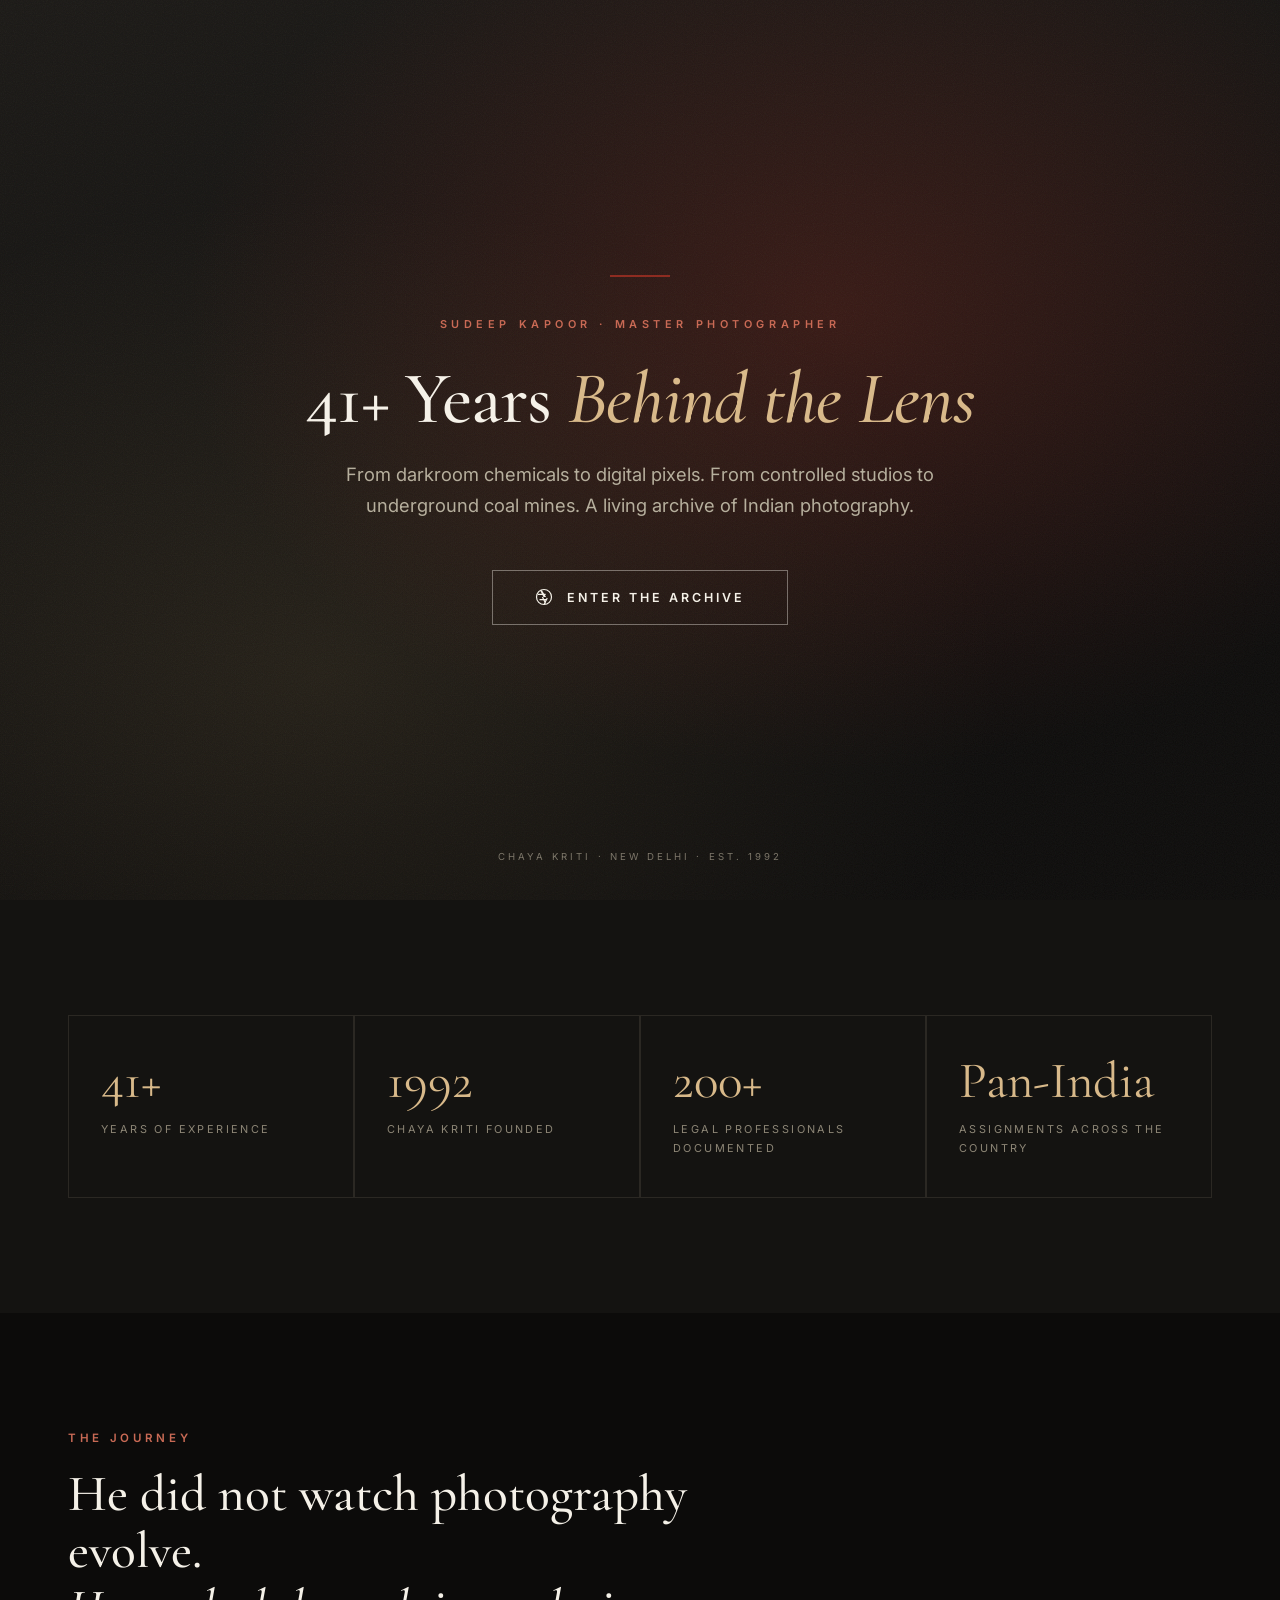
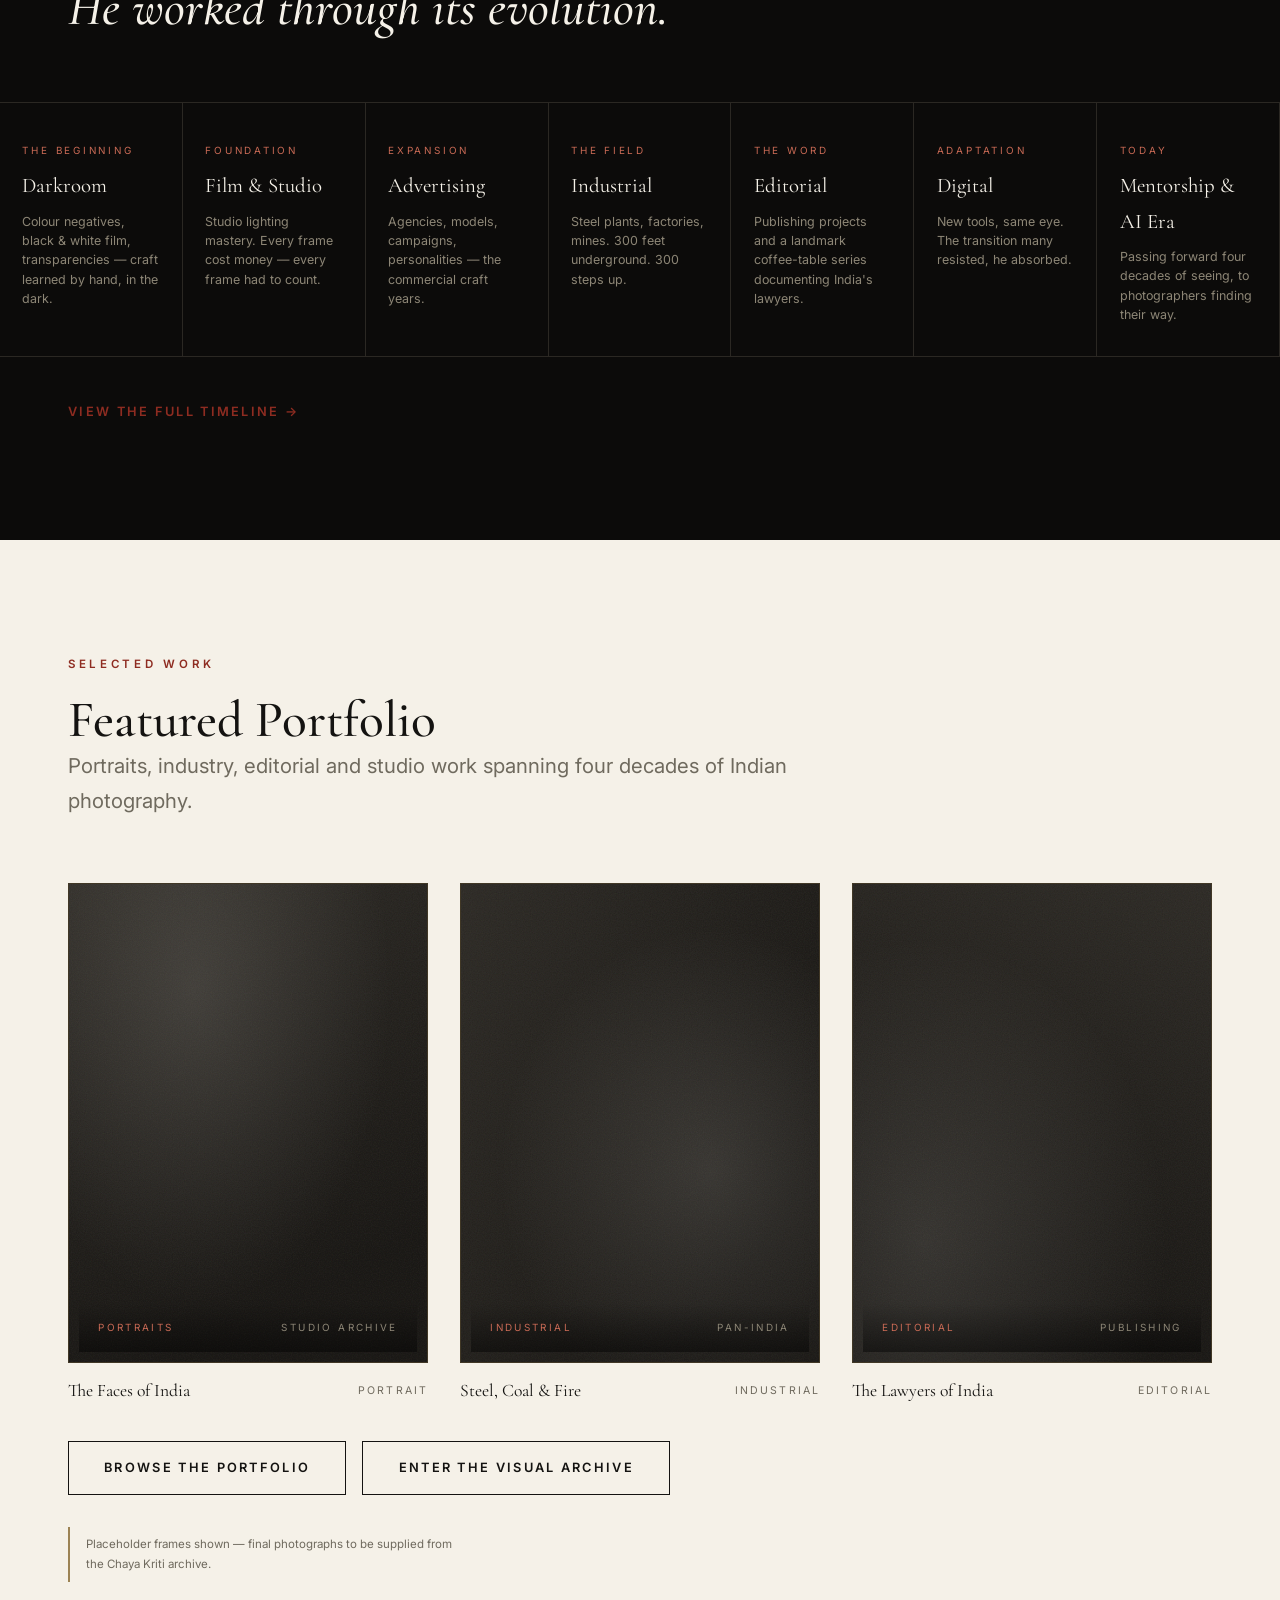
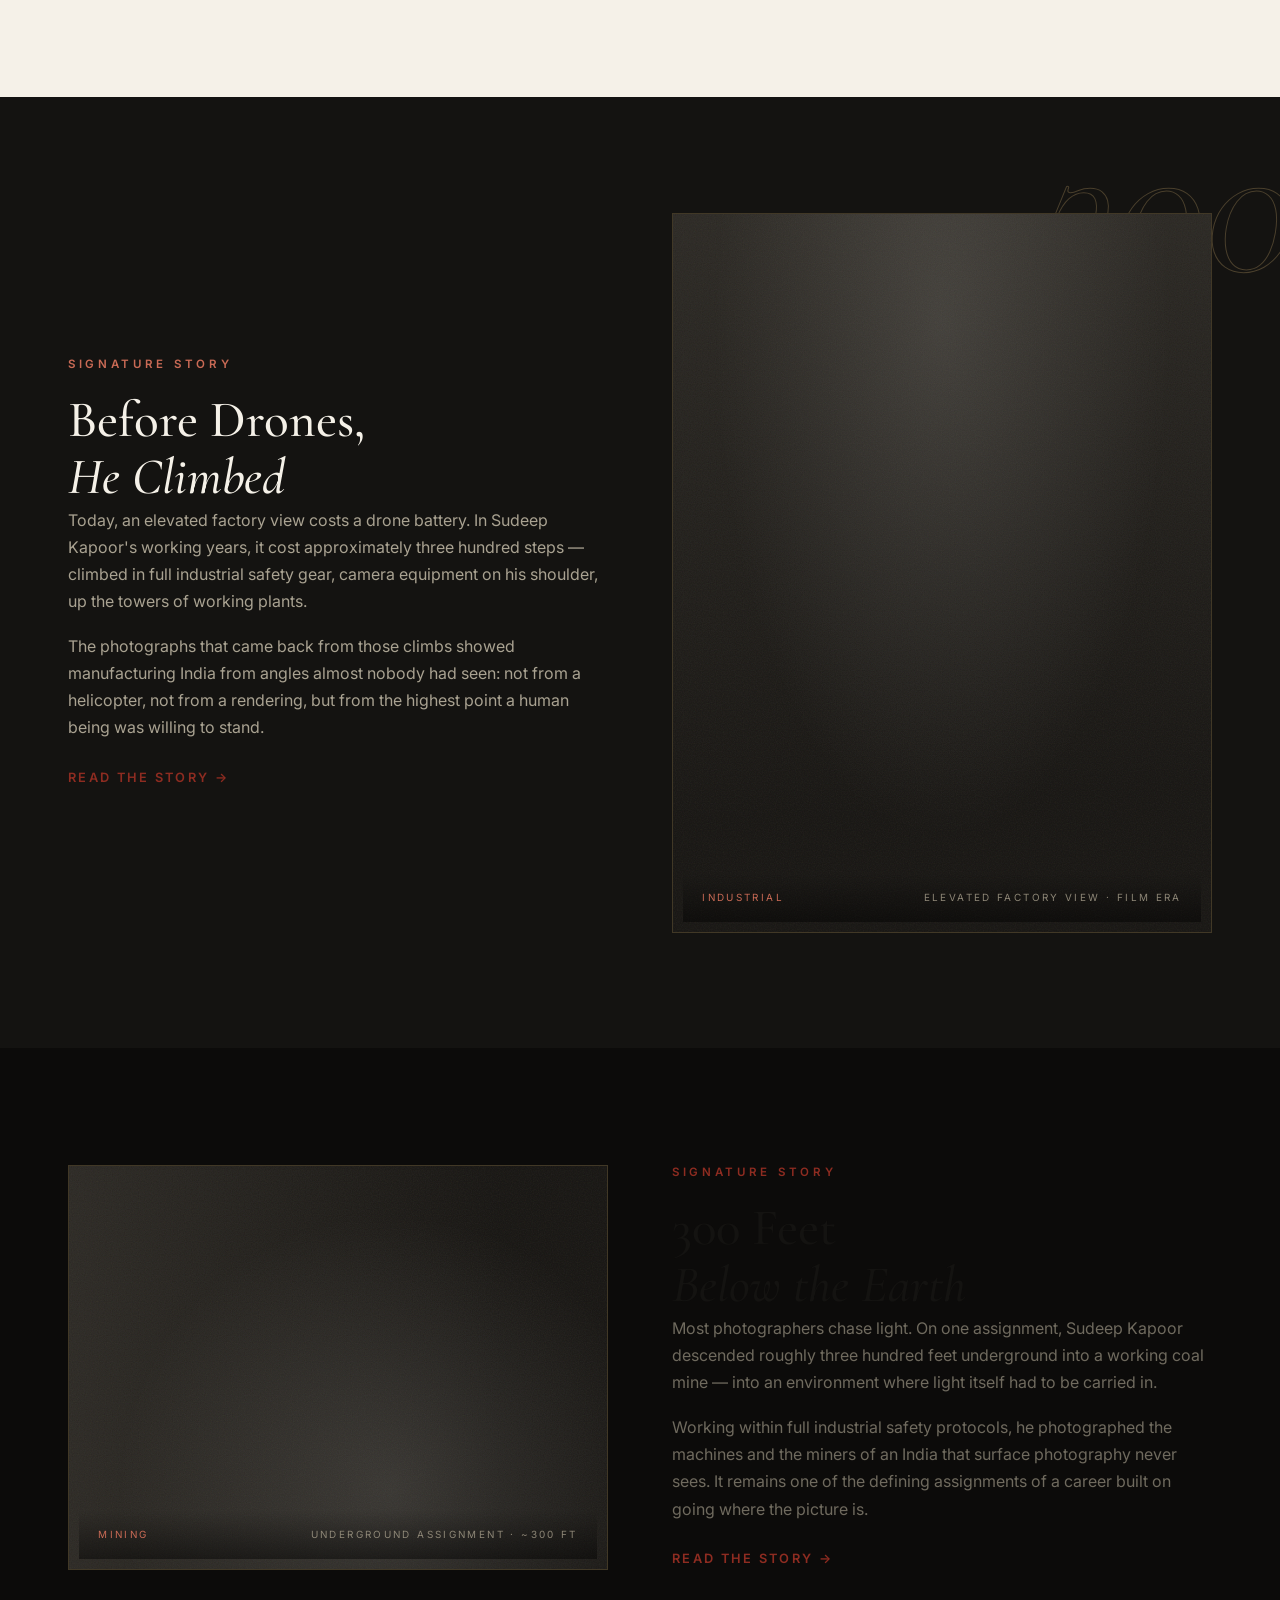
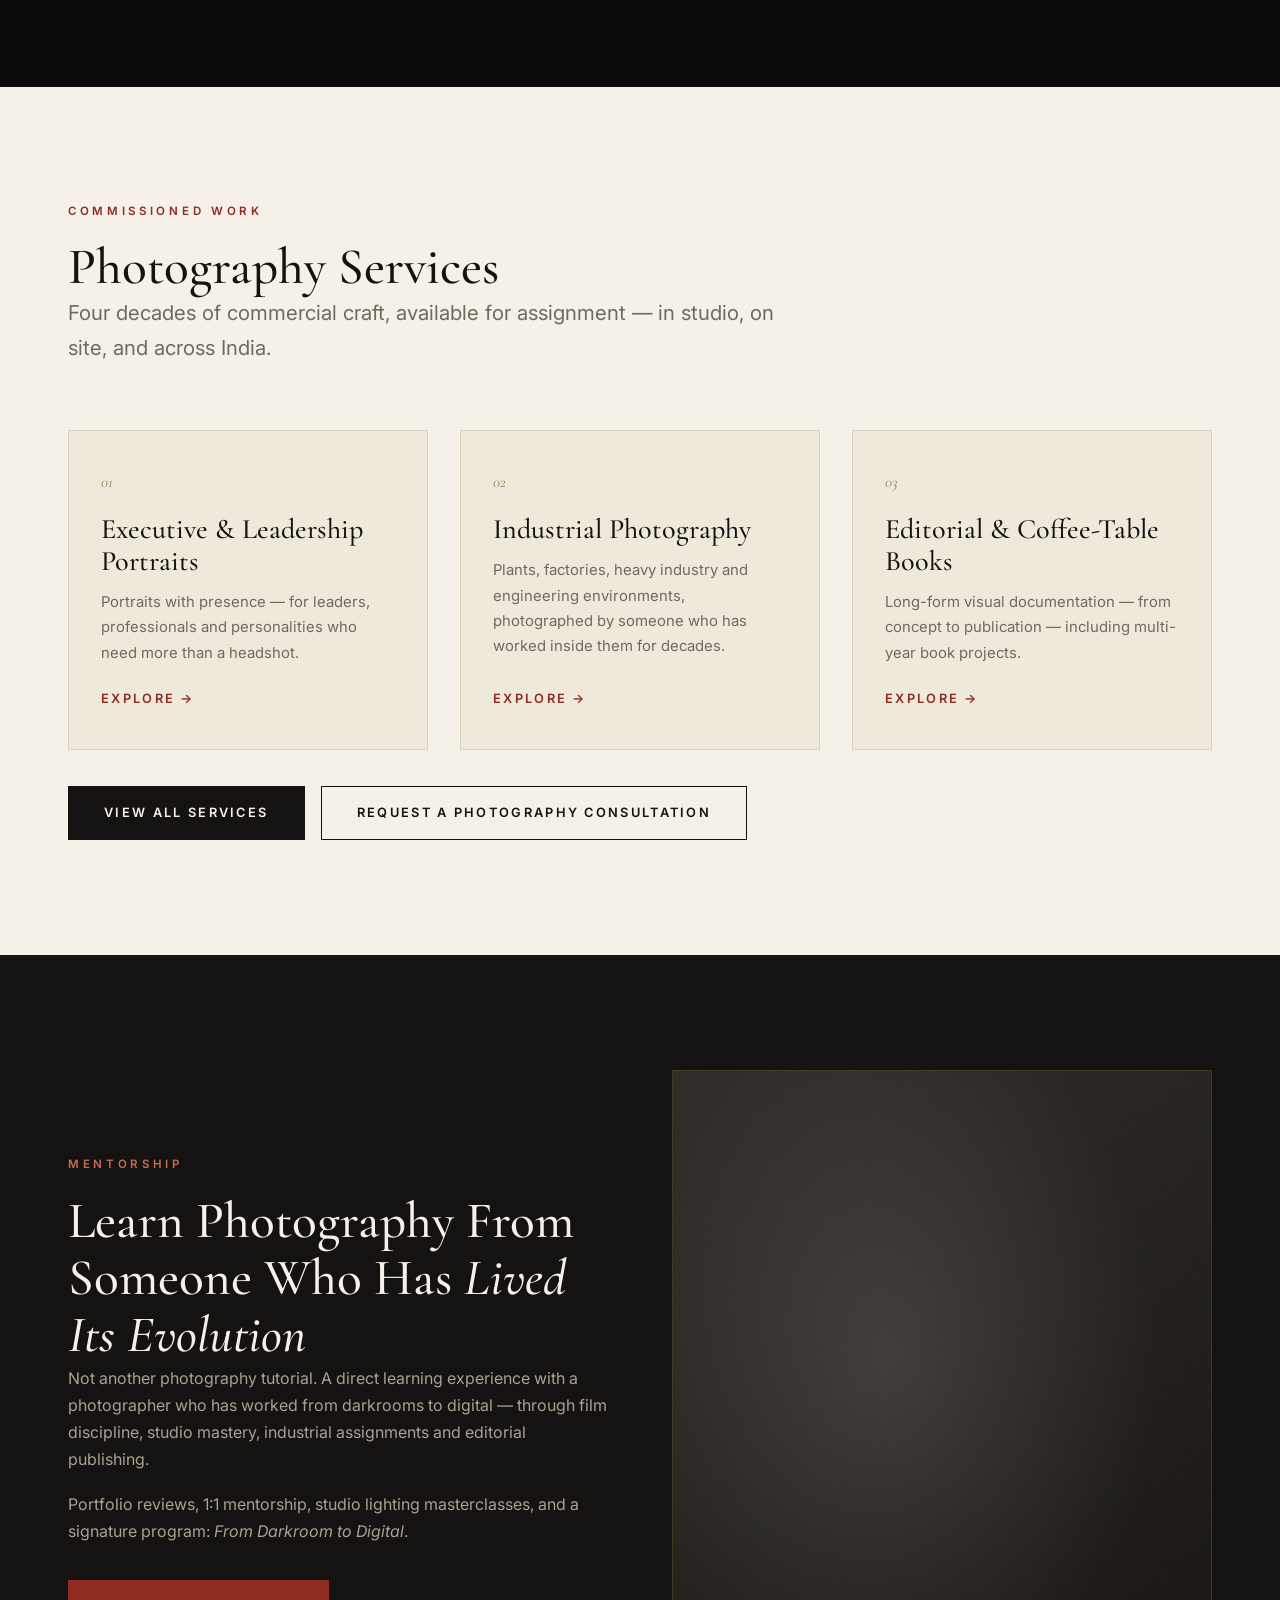
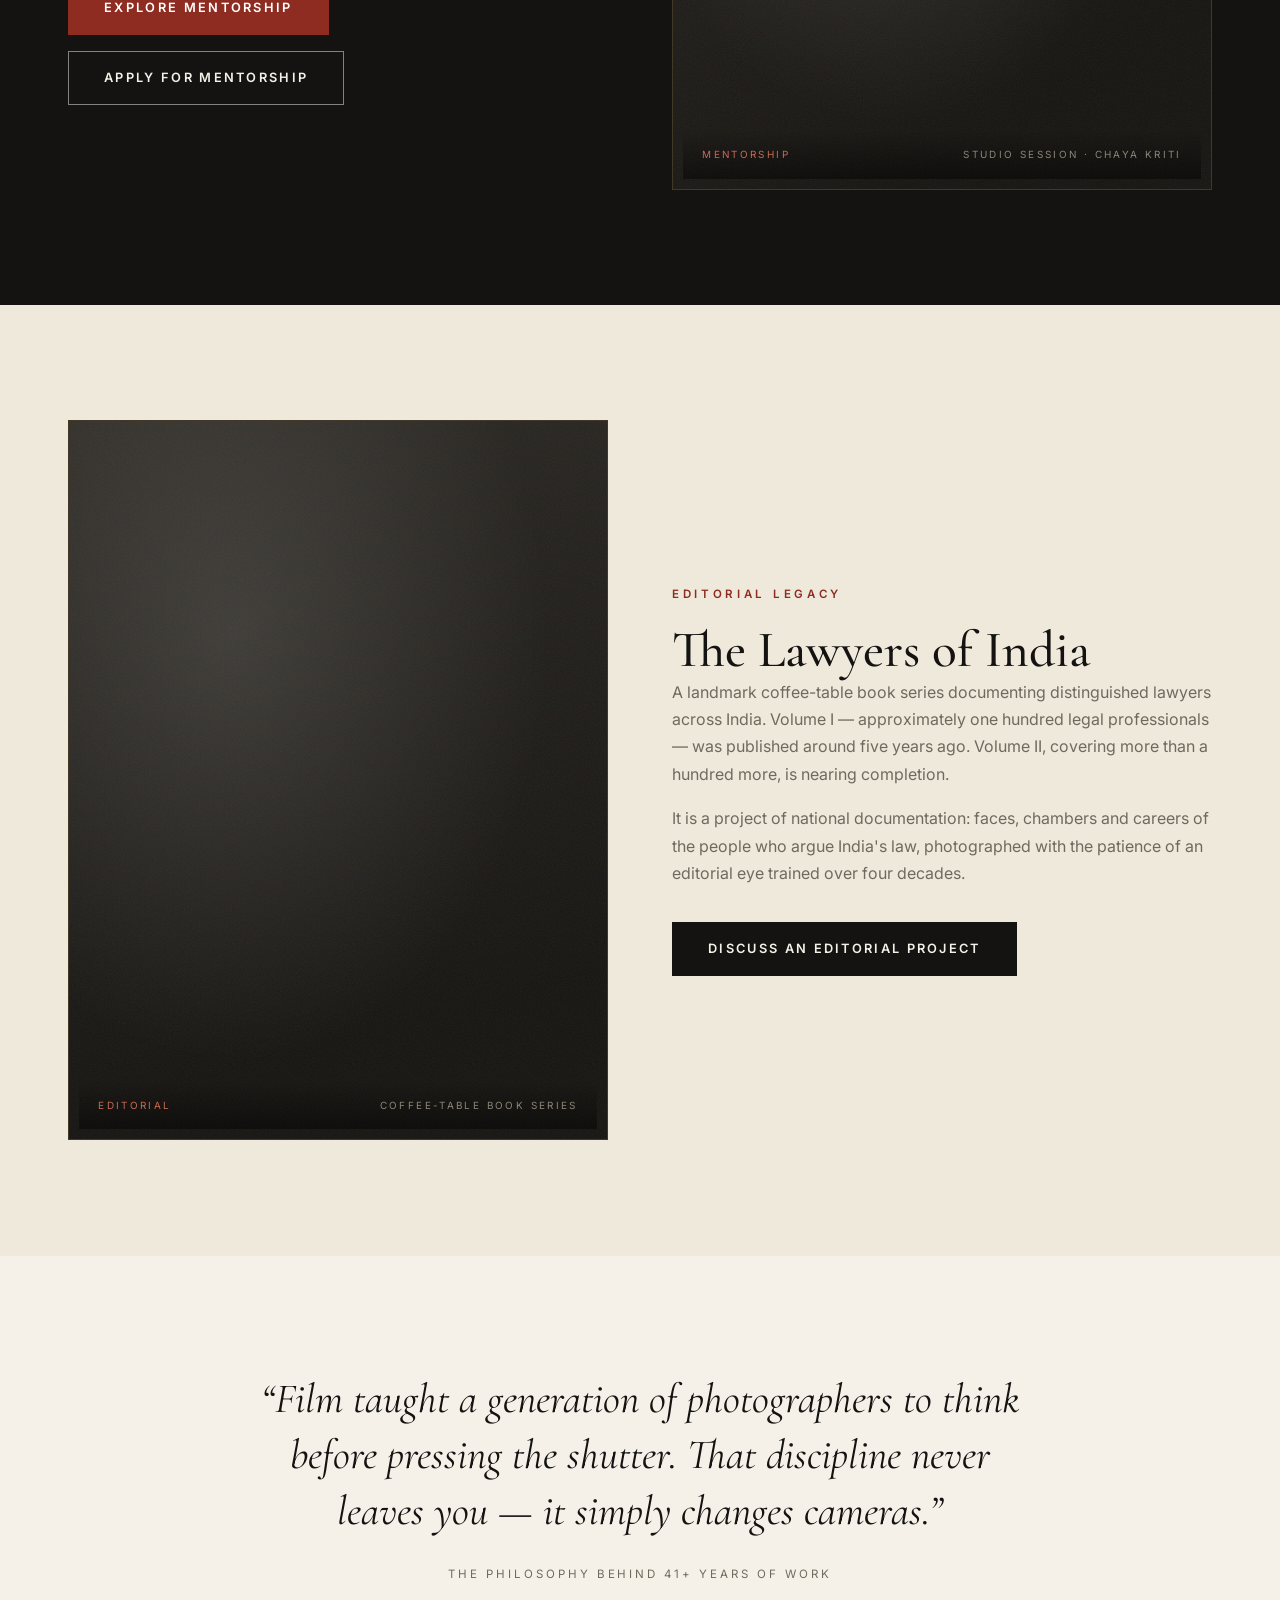
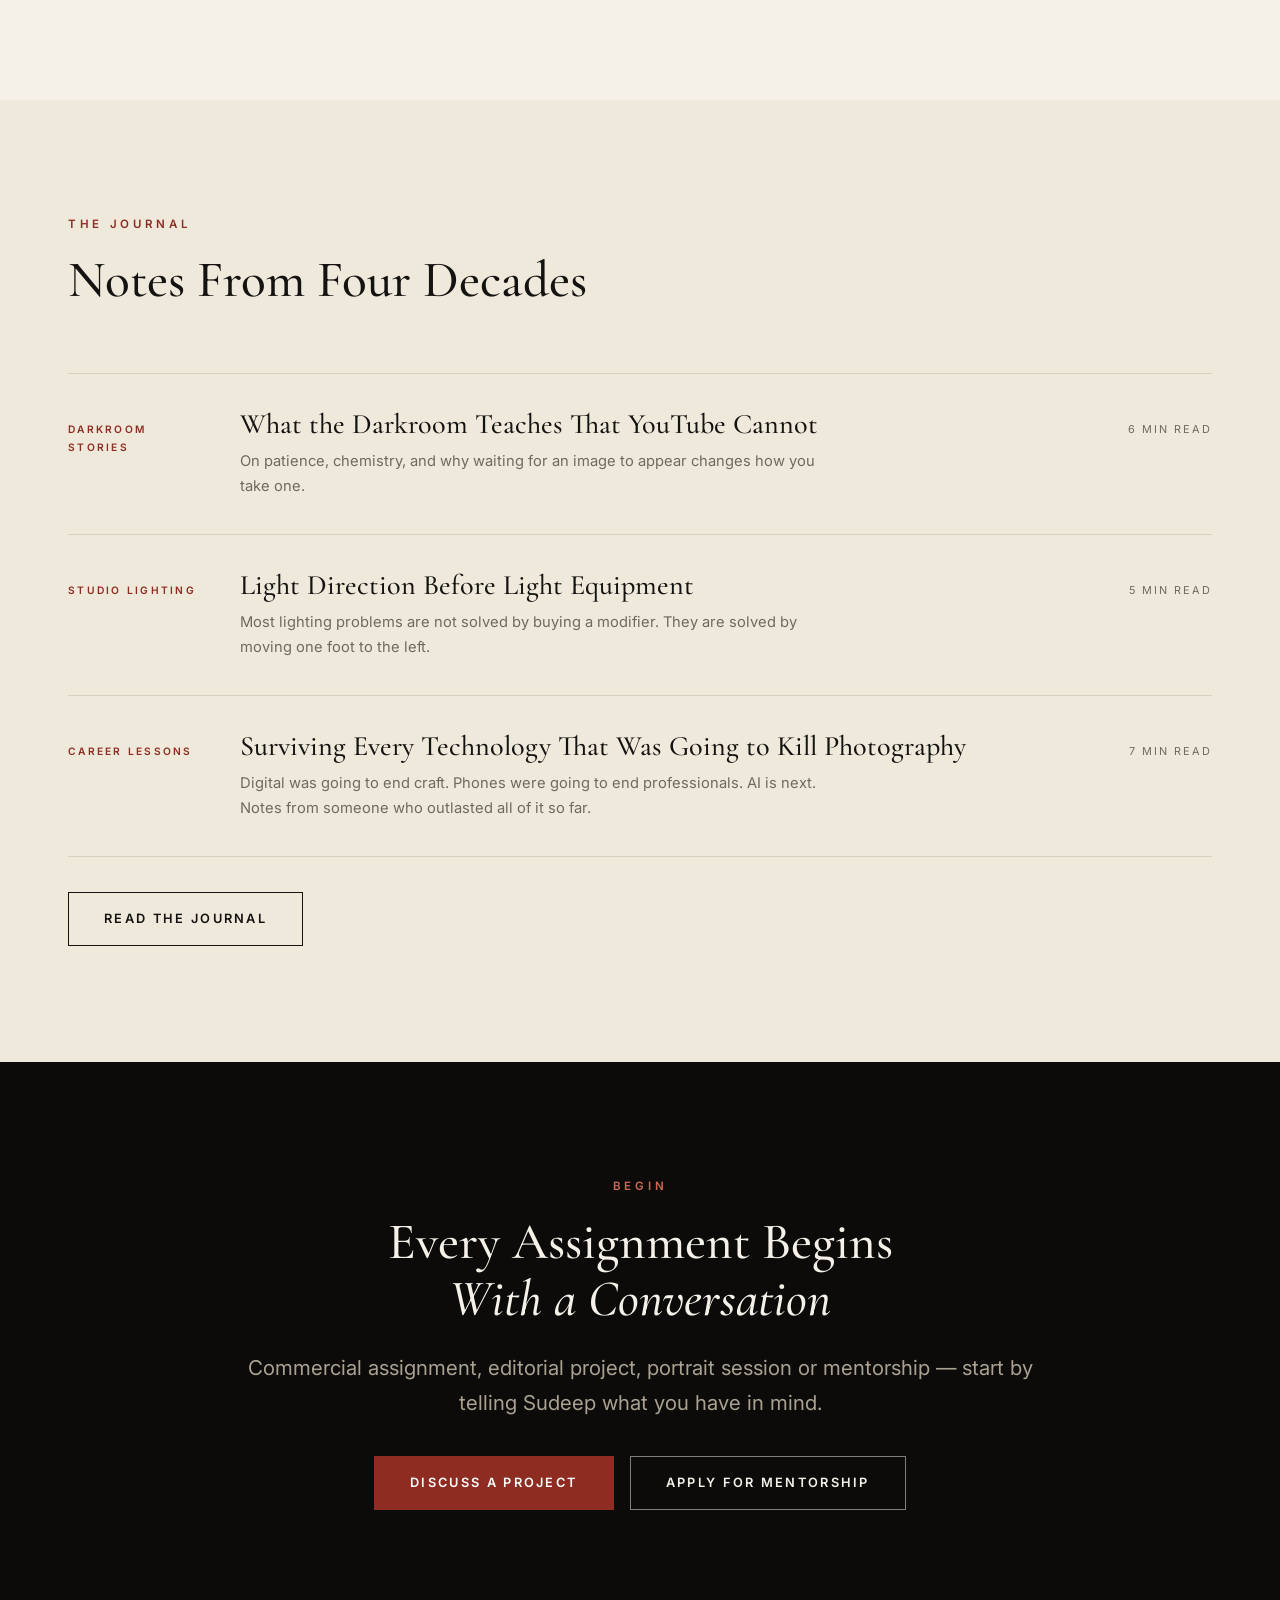
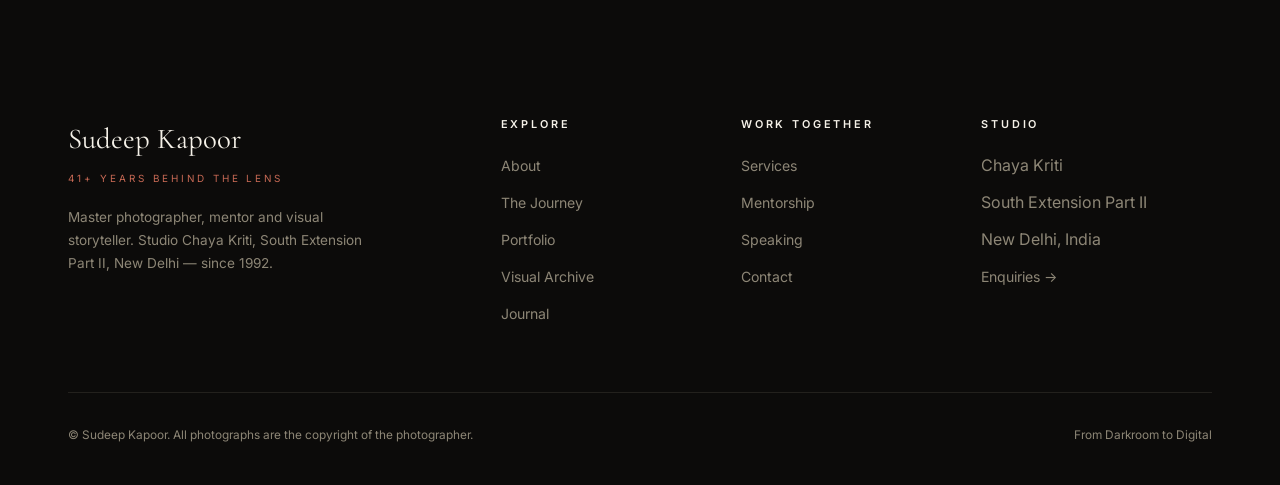
<file: index.html>
<!DOCTYPE html>
<html lang="en">
<head>
<meta charset="UTF-8">
<meta name="viewport" content="width=device-width, initial-scale=1.0">
<meta name="description" content="Sudeep Kapoor — master photographer with 41+ years behind the lens. From darkroom to digital: portraits, industrial, editorial and advertising photography across India. Studio Chaya Kriti, New Delhi, since 1992.">
<title>Sudeep Kapoor — 41+ Years Behind the Lens | Master Photographer, New Delhi</title>
<link rel="preconnect" href="https://fonts.googleapis.com">
<link rel="preconnect" href="https://fonts.gstatic.com" crossorigin>
<link href="https://fonts.googleapis.com/css2?family=Cormorant+Garamond:ital,wght@0,400;0,500;0,600;1,400;1,500&family=Inter:wght@400;500;600&display=swap" rel="stylesheet">
<link rel="stylesheet" href="css/style.css">
<link rel="stylesheet" href="css/v2.css">
<script src="js/layout.js" defer></script>
<link rel="canonical" href="https://iamsudeepkapoor.vercel.app/">
<meta name="robots" content="index,follow,max-image-preview:large,max-snippet:-1">
<meta name="author" content="Sudeep Kapoor">
<meta name="geo.region" content="IN-DL">
<meta name="geo.placename" content="New Delhi, India">
<meta name="theme-color" content="#0c0b0a">
<meta property="og:site_name" content="Sudeep Kapoor — 41+ Years Behind the Lens">
<meta property="og:type" content="website">
<meta property="og:url" content="https://iamsudeepkapoor.vercel.app/">
<meta property="og:title" content="Sudeep Kapoor — 41+ Years Behind the Lens | Master Photographer, New Delhi">
<meta property="og:description" content="Sudeep Kapoor — master photographer with 41+ years behind the lens. From darkroom to digital: portraits, industrial, editorial and advertising photography across India. Studio Chaya Kriti, New Delhi, since 1992.">
<meta property="og:image" content="https://iamsudeepkapoor.vercel.app/assets/og-image.png">
<meta property="og:image:width" content="1200">
<meta property="og:image:height" content="630">
<meta property="og:locale" content="en_IN">
<meta name="twitter:card" content="summary_large_image">
<meta name="twitter:title" content="Sudeep Kapoor — 41+ Years Behind the Lens | Master Photographer, New Delhi">
<meta name="twitter:description" content="Sudeep Kapoor — master photographer with 41+ years behind the lens. From darkroom to digital: portraits, industrial, editorial and advertising photography across India. Studio Chaya Kriti, New Delhi, since 1992.">
<meta name="twitter:image" content="https://iamsudeepkapoor.vercel.app/assets/og-image.png">
<script type="application/ld+json">{"@context":"https://schema.org","@graph":[{"@type":"WebSite","@id":"https://iamsudeepkapoor.vercel.app/#website","url":"https://iamsudeepkapoor.vercel.app/","name":"Sudeep Kapoor — 41+ Years Behind the Lens","publisher":{"@id":"https://iamsudeepkapoor.vercel.app/#person"},"inLanguage":"en"},{"@type":"Person","@id":"https://iamsudeepkapoor.vercel.app/#person","name":"Sudeep Kapoor","jobTitle":"Master Photographer","description":"Sudeep Kapoor is a veteran Indian master photographer with 41+ years of professional experience, working from darkroom-era film processes to digital photography. Founder of studio Chaya Kriti (1992) in South Extension Part II, New Delhi. Specialisations include portrait, studio, industrial, corporate, editorial, advertising and celebrity photography, plus photography mentorship.","url":"https://iamsudeepkapoor.vercel.app/","knowsAbout":["Portrait Photography","Studio Lighting","Industrial Photography","Corporate Photography","Editorial Photography","Advertising Photography","Darkroom Processes","Film Photography","Photography Mentorship","Coffee-Table Book Photography"],"worksFor":{"@id":"https://iamsudeepkapoor.vercel.app/#studio"},"workLocation":{"@type":"Place","address":{"@type":"PostalAddress","addressLocality":"New Delhi","addressRegion":"Delhi","addressCountry":"IN"}}},{"@type":["LocalBusiness","ProfessionalService"],"@id":"https://iamsudeepkapoor.vercel.app/#studio","name":"Chaya Kriti","alternateName":"Sudeep Kapoor Photography","description":"Chaya Kriti is the photography studio of Sudeep Kapoor, established in 1992 in South Extension Part II, New Delhi. Services: executive and leadership portraits, industrial photography, corporate photography, editorial photography, advertising photography, coffee-table book projects and pan-India assignments.","foundingDate":"1992","founder":{"@id":"https://iamsudeepkapoor.vercel.app/#person"},"url":"https://iamsudeepkapoor.vercel.app/","image":"https://iamsudeepkapoor.vercel.app/assets/og-image.png","address":{"@type":"PostalAddress","streetAddress":"South Extension Part II","addressLocality":"New Delhi","addressRegion":"Delhi","addressCountry":"IN"},"areaServed":[{"@type":"City","name":"New Delhi"},{"@type":"Country","name":"India"}],"knowsLanguage":["en","hi"]},{"@type":"WebPage","@id":"https://iamsudeepkapoor.vercel.app/index#webpage","url":"https://iamsudeepkapoor.vercel.app/index","name":"Sudeep Kapoor — 41+ Years Behind the Lens","description":"Master photographer, mentor and visual storyteller. From darkroom to digital across India.","isPartOf":{"@id":"https://iamsudeepkapoor.vercel.app/#website"},"about":{"@id":"https://iamsudeepkapoor.vercel.app/#person"},"inLanguage":"en"},{"@type":"BreadcrumbList","itemListElement":[{"@type":"ListItem","position":1,"name":"Home","item":"https://iamsudeepkapoor.vercel.app/"}]}]}</script>
</head>
<body>
<a class="skip-link" href="#main">Skip to content</a>

<nav class="site-nav" aria-label="Main navigation">
  <div class="wrap nav-inner">
    <a href="index.html" class="nav-logo" aria-label="Sudeep Kapoor — home">
      <span class="name">Sudeep Kapoor</span>
      <span class="tag">41+ Years Behind the Lens</span>
    </a>
    <ul class="nav-links" id="nav-links">
      <li data-fly="about"><a href="about.html">About</a></li>
      <li><a href="journey.html">Journey</a></li>
      <li data-fly="portfolio"><a href="portfolio.html">Portfolio</a></li>
      <li><a href="archive.html">Archive</a></li>
      <li data-fly="services"><a href="services.html">Services</a></li>
      <li data-fly="mentorship"><a href="mentorship.html">Mentorship</a></li>
      <li><a href="journal.html">Journal</a></li>
      <li><a href="speaking.html">Speaking</a></li>
      <li><a href="contact.html">Contact</a></li>
    </ul>
    <a href="contact.html" class="nav-cta">Enquire</a>
    <button class="hamburger" aria-label="Open menu" aria-expanded="false" aria-controls="nav-links">
      <span></span><span></span><span></span>
    </button>
  </div>
</nav>

<main id="main">

<!-- ============ HERO ============ -->
<header class="hero">
  <div class="hero-media" aria-hidden="true"></div>
  <div class="wrap hero-inner">
    <span class="eyebrow animate visible">Master Photographer · Mentor · Visual Storyteller</span>
    <h1 class="animate visible d1">41+ Years <em>Behind the Lens</em></h1>
    <p class="lede animate visible d2">From darkroom chemicals to digital pixels. From controlled studios to underground coal mines. Sudeep Kapoor has spent more than four decades photographing people, industries, personalities, and stories across India.</p>
    <div class="btn-row animate visible d3">
      <a href="journey.html" class="btn btn-red">Explore the Journey</a>
      <a href="services.html" class="btn btn-ghost-light">Work With Sudeep</a>
      <a href="mentorship.html" class="btn btn-ghost-light">Learn From 41+ Years</a>
    </div>
    <div class="hero-meta animate visible d4">
      <span>New Delhi, India</span>
      <span>Studio Chaya Kriti · Est. 1992</span>
      <span>Darkroom → Digital</span>
    </div>
  </div>
  <span class="hero-scroll" aria-hidden="true">Scroll</span>
</header>

<!-- ============ LEGACY STATISTICS ============ -->
<section class="dark" aria-label="Legacy statistics">
  <div class="wrap">
    <div class="stats animate">
      <div class="stat"><div class="num"><span data-count="41" data-suffix="+">0</span></div><div class="lbl">Years of Experience</div></div>
      <div class="stat"><div class="num">1992</div><div class="lbl">Chaya Kriti Founded</div></div>
      <div class="stat"><div class="num"><span data-count="200" data-suffix="+">0</span></div><div class="lbl">Legal Professionals Documented</div></div>
      <div class="stat"><div class="num">Pan-India</div><div class="lbl">Assignments Across the Country</div></div>
    </div>
  </div>
</section>

<!-- ============ THE JOURNEY STRIP ============ -->
<section class="darker" aria-labelledby="journey-h">
  <div class="wrap">
    <div class="section-head animate">
      <span class="eyebrow on-dark">The Journey</span>
      <h2 id="journey-h" style="color:var(--ivory)">He did not watch photography evolve.<br><span class="serif-i">He worked through its evolution.</span></h2>
    </div>
  </div>
  <div class="era-strip animate" role="list">
    <div class="era" role="listitem"><span class="yr">The Beginning</span><div class="nm">Darkroom</div><p>Colour negatives, black &amp; white film, transparencies — craft learned by hand, in the dark.</p></div>
    <div class="era" role="listitem"><span class="yr">Foundation</span><div class="nm">Film &amp; Studio</div><p>Studio lighting mastery. Every frame cost money — every frame had to count.</p></div>
    <div class="era" role="listitem"><span class="yr">Expansion</span><div class="nm">Advertising</div><p>Agencies, models, campaigns, personalities — the commercial craft years.</p></div>
    <div class="era" role="listitem"><span class="yr">The Field</span><div class="nm">Industrial</div><p>Steel plants, factories, mines. 300 feet underground. 300 steps up.</p></div>
    <div class="era" role="listitem"><span class="yr">The Word</span><div class="nm">Editorial</div><p>Publishing projects and a landmark coffee-table series documenting India's lawyers.</p></div>
    <div class="era" role="listitem"><span class="yr">Adaptation</span><div class="nm">Digital</div><p>New tools, same eye. The transition many resisted, he absorbed.</p></div>
    <div class="era" role="listitem"><span class="yr">Today</span><div class="nm">Mentorship &amp; AI Era</div><p>Passing forward four decades of seeing, to photographers finding their way.</p></div>
  </div>
  <div class="wrap" style="margin-top:2.5rem">
    <a href="journey.html" class="text-link">View the Full Timeline →</a>
  </div>
</section>

<!-- ============ FEATURED PORTFOLIO ============ -->
<section aria-labelledby="portfolio-h">
  <div class="wrap">
    <div class="section-head animate">
      <span class="eyebrow">Selected Work</span>
      <h2 id="portfolio-h">Featured Portfolio</h2>
      <p class="lede">Portraits, industry, editorial and studio work spanning four decades of Indian photography.</p>
    </div>
    <div class="grid g-3">
      <a href="portfolio.html" class="work animate" data-title="Portraits" data-meta="Studio · People · Character">
        <div class="ph r-34 ph-frame" style="--phx:35%;--phy:22%"><span class="ph-label"><span class="cat">Portraits</span><span>Studio Archive</span></span></div>
        <div class="meta"><span class="t">The Faces of India</span><span class="y">Portrait</span></div>
      </a>
      <a href="portfolio.html" class="work animate d1" data-title="Industrial" data-meta="Plants · Steel · Mining">
        <div class="ph r-34 ph-frame" style="--phx:70%;--phy:60%;--pha:120deg"><span class="ph-label"><span class="cat">Industrial</span><span>Pan-India</span></span></div>
        <div class="meta"><span class="t">Steel, Coal &amp; Fire</span><span class="y">Industrial</span></div>
      </a>
      <a href="portfolio.html" class="work animate d2" data-title="Editorial" data-meta="Publishing · Books · Documentation">
        <div class="ph r-34 ph-frame" style="--phx:20%;--phy:75%;--pha:200deg"><span class="ph-label"><span class="cat">Editorial</span><span>Publishing</span></span></div>
        <div class="meta"><span class="t">The Lawyers of India</span><span class="y">Editorial</span></div>
      </a>
    </div>
    <div class="btn-row animate">
      <a href="portfolio.html" class="btn">Browse the Portfolio</a>
      <a href="archive.html" class="btn">Enter the Visual Archive</a>
    </div>
    <p class="placeholder-note">Placeholder frames shown — final photographs to be supplied from the Chaya Kriti archive.</p>
  </div>
</section>

<!-- ============ SIGNATURE STORY 1 ============ -->
<section class="dark story-band" aria-labelledby="climb-h">
  <span class="bignum" aria-hidden="true">300</span>
  <div class="wrap split">
    <div class="body animate">
      <span class="eyebrow">Signature Story</span>
      <h2 id="climb-h">Before Drones,<br><span class="serif-i">He Climbed</span></h2>
      <p>Today, an elevated factory view costs a drone battery. In Sudeep Kapoor's working years, it cost approximately three hundred steps — climbed in full industrial safety gear, camera equipment on his shoulder, up the towers of working plants.</p>
      <p>The photographs that came back from those climbs showed manufacturing India from angles almost nobody had seen: not from a helicopter, not from a rendering, but from the highest point a human being was willing to stand.</p>
      <a href="journey.html" class="text-link" style="margin-top:1.6rem;display:inline-block">Read the Story →</a>
    </div>
    <div class="animate d1">
      <div class="ph r-34 ph-frame" style="--phx:50%;--phy:15%;--pha:175deg"><span class="ph-label"><span class="cat">Industrial</span><span>Elevated factory view · Film era</span></span></div>
    </div>
  </div>
</section>

<!-- ============ SIGNATURE STORY 2 ============ -->
<section class="darker story-band" aria-labelledby="mine-h">
  <div class="wrap split">
    <div class="animate">
      <div class="ph r-43 ph-frame" style="--phx:60%;--phy:80%;--pha:90deg"><span class="ph-label"><span class="cat">Mining</span><span>Underground assignment · ~300 ft</span></span></div>
    </div>
    <div class="body animate d1">
      <span class="eyebrow">Signature Story</span>
      <h2 id="mine-h">300 Feet<br><span class="serif-i">Below the Earth</span></h2>
      <p>Most photographers chase light. On one assignment, Sudeep Kapoor descended roughly three hundred feet underground into a working coal mine — into an environment where light itself had to be carried in.</p>
      <p>Working within full industrial safety protocols, he photographed the machines and the miners of an India that surface photography never sees. It remains one of the defining assignments of a career built on going where the picture is.</p>
      <a href="journey.html" class="text-link" style="margin-top:1.6rem;display:inline-block">Read the Story →</a>
    </div>
  </div>
</section>

<!-- ============ SERVICES PREVIEW ============ -->
<section aria-labelledby="services-h">
  <div class="wrap">
    <div class="section-head animate">
      <span class="eyebrow">Commissioned Work</span>
      <h2 id="services-h">Photography Services</h2>
      <p class="lede">Four decades of commercial craft, available for assignment — in studio, on site, and across India.</p>
    </div>
    <div class="grid g-3">
      <div class="card animate"><span class="idx">01</span><h3>Executive &amp; Leadership Portraits</h3><p>Portraits with presence — for leaders, professionals and personalities who need more than a headshot.</p><a href="services.html#portraits" class="text-link">Explore →</a></div>
      <div class="card animate d1"><span class="idx">02</span><h3>Industrial Photography</h3><p>Plants, factories, heavy industry and engineering environments, photographed by someone who has worked inside them for decades.</p><a href="services.html#industrial" class="text-link">Explore →</a></div>
      <div class="card animate d2"><span class="idx">03</span><h3>Editorial &amp; Coffee-Table Books</h3><p>Long-form visual documentation — from concept to publication — including multi-year book projects.</p><a href="services.html#editorial" class="text-link">Explore →</a></div>
    </div>
    <div class="btn-row animate">
      <a href="services.html" class="btn btn-solid">View All Services</a>
      <a href="contact.html" class="btn">Request a Photography Consultation</a>
    </div>
  </div>
</section>

<!-- ============ MENTORSHIP PREVIEW ============ -->
<section class="dark" aria-labelledby="mentor-h">
  <div class="wrap split">
    <div class="body animate">
      <span class="eyebrow">Mentorship</span>
      <h2 id="mentor-h">Learn Photography From Someone Who Has <span class="serif-i">Lived Its Evolution</span></h2>
      <p>Not another photography tutorial. A direct learning experience with a photographer who has worked from darkrooms to digital — through film discipline, studio mastery, industrial assignments and editorial publishing.</p>
      <p>Portfolio reviews, 1:1 mentorship, studio lighting masterclasses, and a signature program: <em>From Darkroom to Digital</em>.</p>
      <div class="btn-row">
        <a href="mentorship.html" class="btn btn-red">Explore Mentorship</a>
        <a href="mentorship.html#apply" class="btn btn-ghost-light">Apply for Mentorship</a>
      </div>
    </div>
    <div class="animate d1">
      <div class="ph r-34 ph-frame" style="--phx:40%;--phy:40%;--pha:145deg"><span class="ph-label"><span class="cat">Mentorship</span><span>Studio session · Chaya Kriti</span></span></div>
    </div>
  </div>
</section>

<!-- ============ EDITORIAL PROJECT ============ -->
<section class="paper-bg" aria-labelledby="book-h">
  <div class="wrap split">
    <div class="animate">
      <div class="ph r-34 ph-frame" style="--phx:30%;--phy:30%;--pha:165deg"><span class="ph-label"><span class="cat">Editorial</span><span>Coffee-table book series</span></span></div>
    </div>
    <div class="body animate d1">
      <span class="eyebrow">Editorial Legacy</span>
      <h2 id="book-h">The Lawyers of India</h2>
      <p>A landmark coffee-table book series documenting distinguished lawyers across India. Volume I — approximately one hundred legal professionals — was published around five years ago. Volume II, covering more than a hundred more, is nearing completion.</p>
      <p>It is a project of national documentation: faces, chambers and careers of the people who argue India's law, photographed with the patience of an editorial eye trained over four decades.</p>
      <div class="btn-row">
        <a href="contact.html" class="btn btn-solid">Discuss an Editorial Project</a>
      </div>
    </div>
  </div>
</section>

<!-- ============ QUOTE ============ -->
<section aria-label="Philosophy">
  <div class="wrap pull-quote animate">
    <blockquote>&ldquo;Film taught a generation of photographers to think before pressing the shutter. That discipline never leaves you — it simply changes cameras.&rdquo;</blockquote>
    <cite>The philosophy behind 41+ years of work</cite>
  </div>
</section>

<!-- ============ LATEST JOURNAL ============ -->
<section class="paper-bg" aria-labelledby="journal-h">
  <div class="wrap">
    <div class="section-head animate">
      <span class="eyebrow">The Journal</span>
      <h2 id="journal-h">Notes From Four Decades</h2>
    </div>
    <div class="animate">
      <article class="article-card">
        <span class="cat">Darkroom Stories</span>
        <div><h3><a href="journal.html">What the Darkroom Teaches That YouTube Cannot</a></h3>
        <p class="excerpt">On patience, chemistry, and why waiting for an image to appear changes how you take one.</p></div>
        <span class="rt">6 min read</span>
      </article>
      <article class="article-card">
        <span class="cat">Studio Lighting</span>
        <div><h3><a href="journal.html">Light Direction Before Light Equipment</a></h3>
        <p class="excerpt">Most lighting problems are not solved by buying a modifier. They are solved by moving one foot to the left.</p></div>
        <span class="rt">5 min read</span>
      </article>
      <article class="article-card" style="border-bottom:1px solid var(--stone)">
        <span class="cat">Career Lessons</span>
        <div><h3><a href="journal.html">Surviving Every Technology That Was Going to Kill Photography</a></h3>
        <p class="excerpt">Digital was going to end craft. Phones were going to end professionals. AI is next. Notes from someone who outlasted all of it so far.</p></div>
        <span class="rt">7 min read</span>
      </article>
    </div>
    <div class="btn-row animate">
      <a href="journal.html" class="btn">Read the Journal</a>
    </div>
  </div>
</section>

<!-- ============ FINAL CTA ============ -->
<section class="darker cta-band" aria-labelledby="cta-h">
  <div class="wrap">
    <span class="eyebrow on-dark animate">Begin</span>
    <h2 id="cta-h" class="animate d1" style="color:var(--ivory)">Every Assignment Begins <span class="serif-i">With a Conversation</span></h2>
    <p class="lede animate d2" style="color:#a9a291">Commercial assignment, editorial project, portrait session or mentorship — start by telling Sudeep what you have in mind.</p>
    <div class="btn-row animate d3">
      <a href="contact.html" class="btn btn-red">Discuss a Project</a>
      <a href="mentorship.html#apply" class="btn btn-ghost-light">Apply for Mentorship</a>
    </div>
  </div>
</section>

</main>

<footer class="site-footer">
  <div class="wrap">
    <div class="footer-grid">
      <div class="brand">
        <div class="name">Sudeep Kapoor</div>
        <div class="tag">41+ Years Behind the Lens</div>
        <p>Master photographer, mentor and visual storyteller. Studio Chaya Kriti, South Extension Part II, New Delhi — since 1992.</p>
      </div>
      <div>
        <h4>Explore</h4>
        <ul>
          <li data-fly="about"><a href="about.html">About</a></li>
          <li><a href="journey.html">The Journey</a></li>
          <li data-fly="portfolio"><a href="portfolio.html">Portfolio</a></li>
          <li><a href="archive.html">Visual Archive</a></li>
          <li><a href="journal.html">Journal</a></li>
        </ul>
      </div>
      <div>
        <h4>Work Together</h4>
        <ul>
          <li data-fly="services"><a href="services.html">Services</a></li>
          <li data-fly="mentorship"><a href="mentorship.html">Mentorship</a></li>
          <li><a href="speaking.html">Speaking</a></li>
          <li><a href="contact.html">Contact</a></li>
        </ul>
      </div>
      <div>
        <h4>Studio</h4>
        <ul>
          <li>Chaya Kriti</li>
          <li>South Extension Part II</li>
          <li>New Delhi, India</li>
          <li><a href="contact.html">Enquiries →</a></li>
        </ul>
      </div>
    </div>
    <div class="footer-bottom">
      <span>© Sudeep Kapoor. All photographs are the copyright of the photographer.</span>
      <span>From Darkroom to Digital</span>
    </div>
  </div>
</footer>

<script src="js/config.js"></script>
<script src="js/main.js"></script>
<script src="js/welcome.js"></script>
<script src="js/render.js"></script>
</body>
</html>
</file>
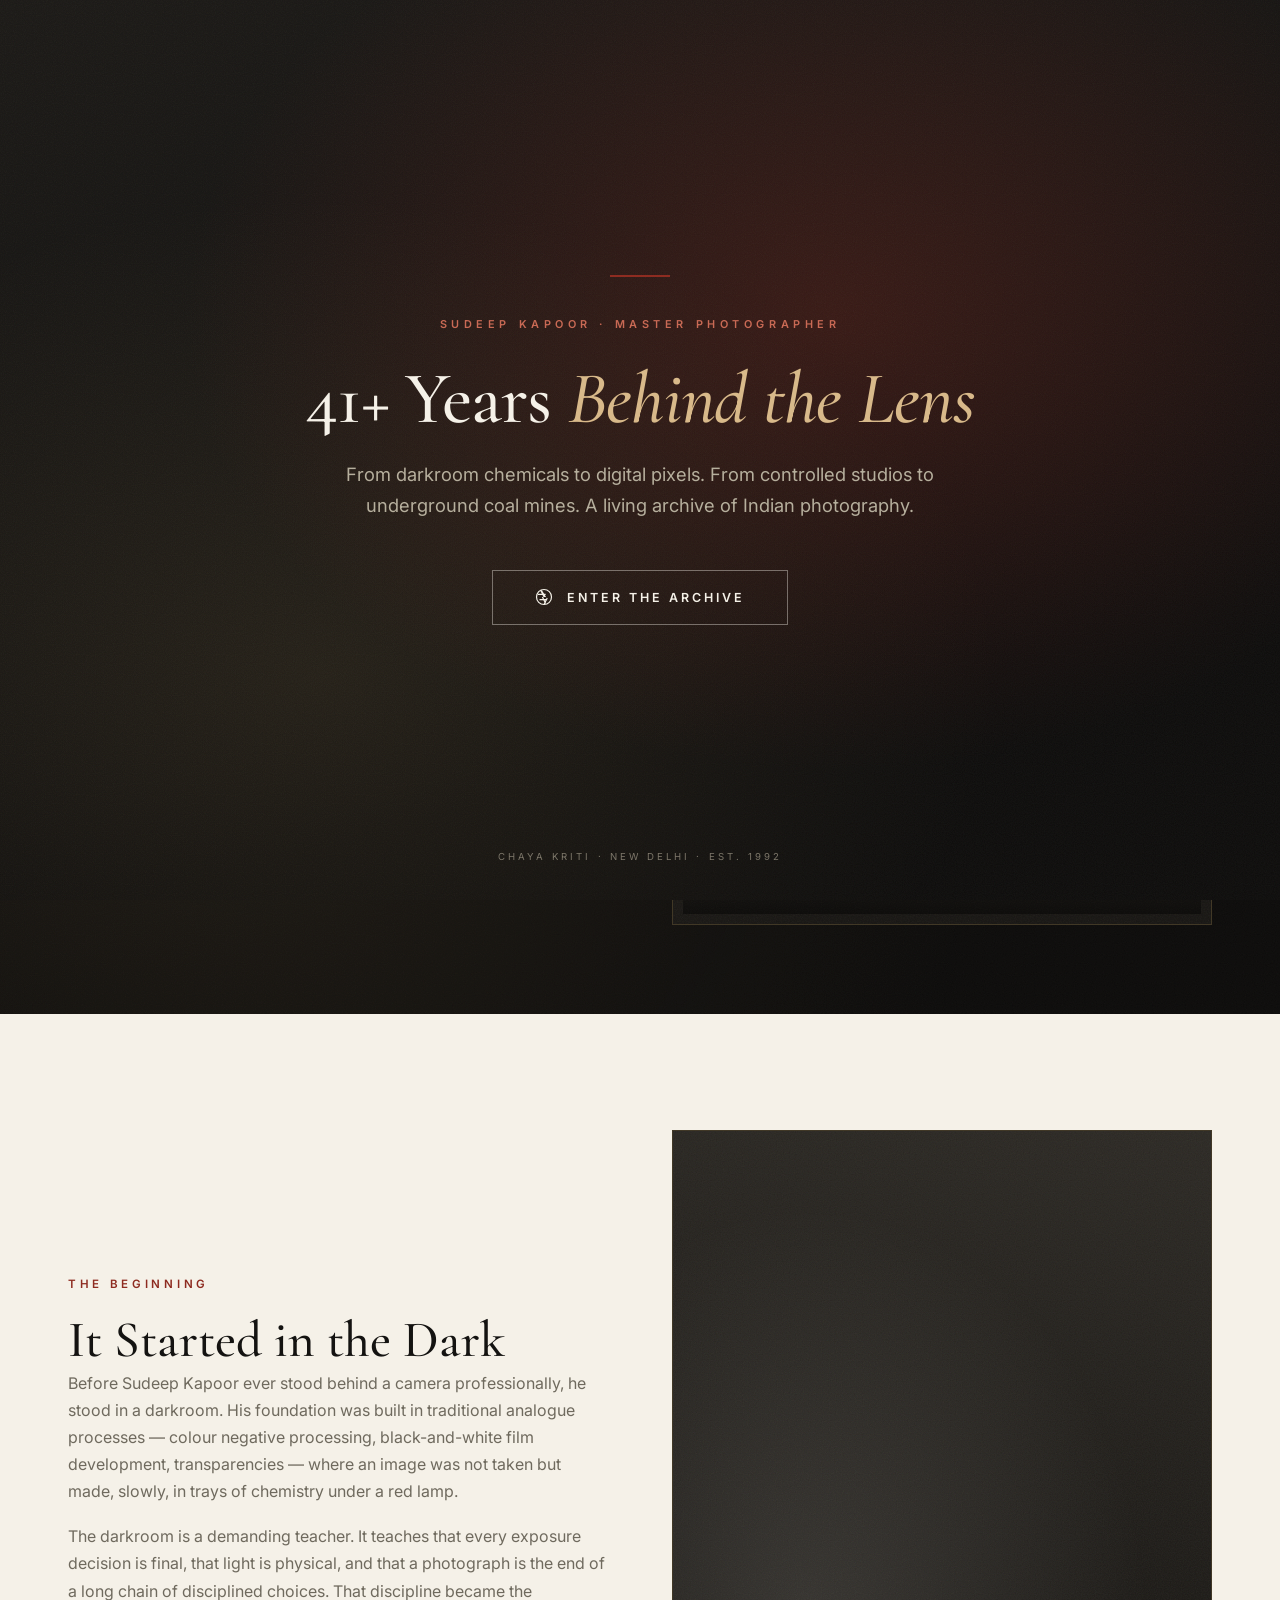
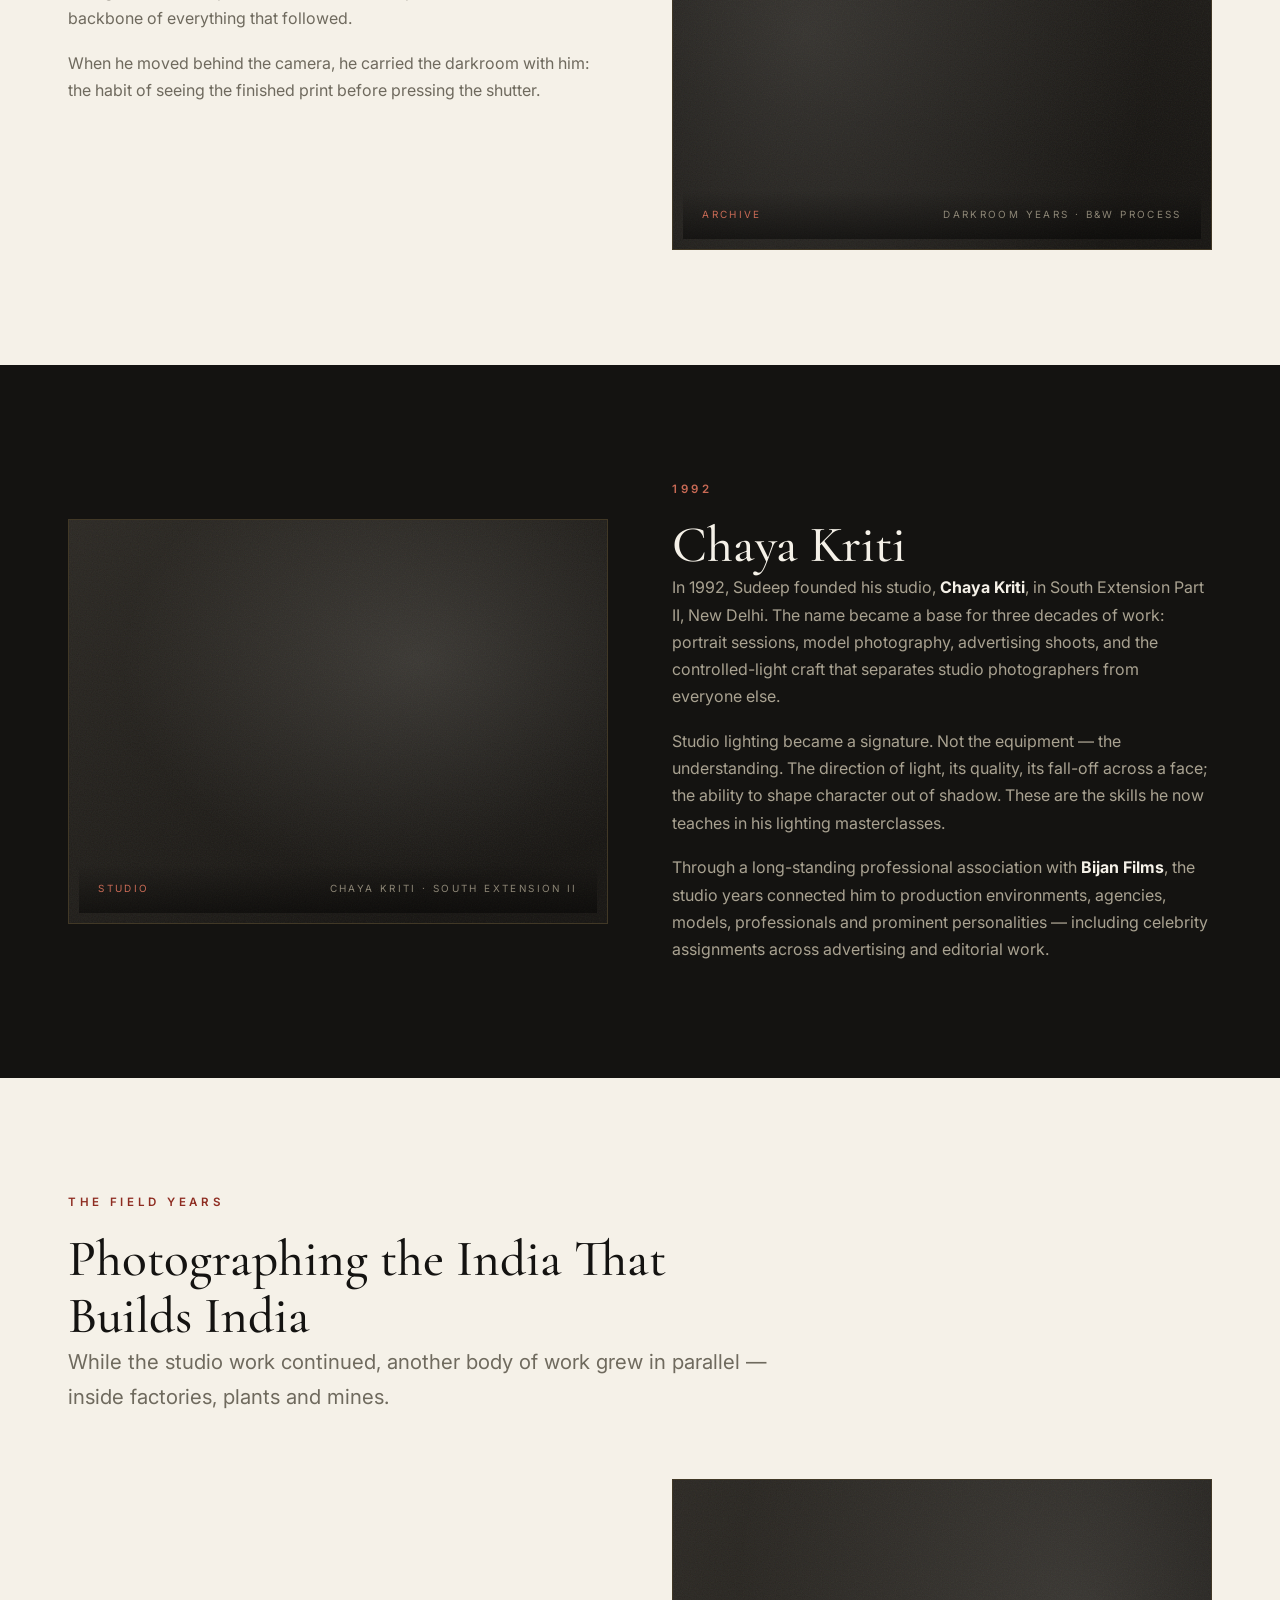
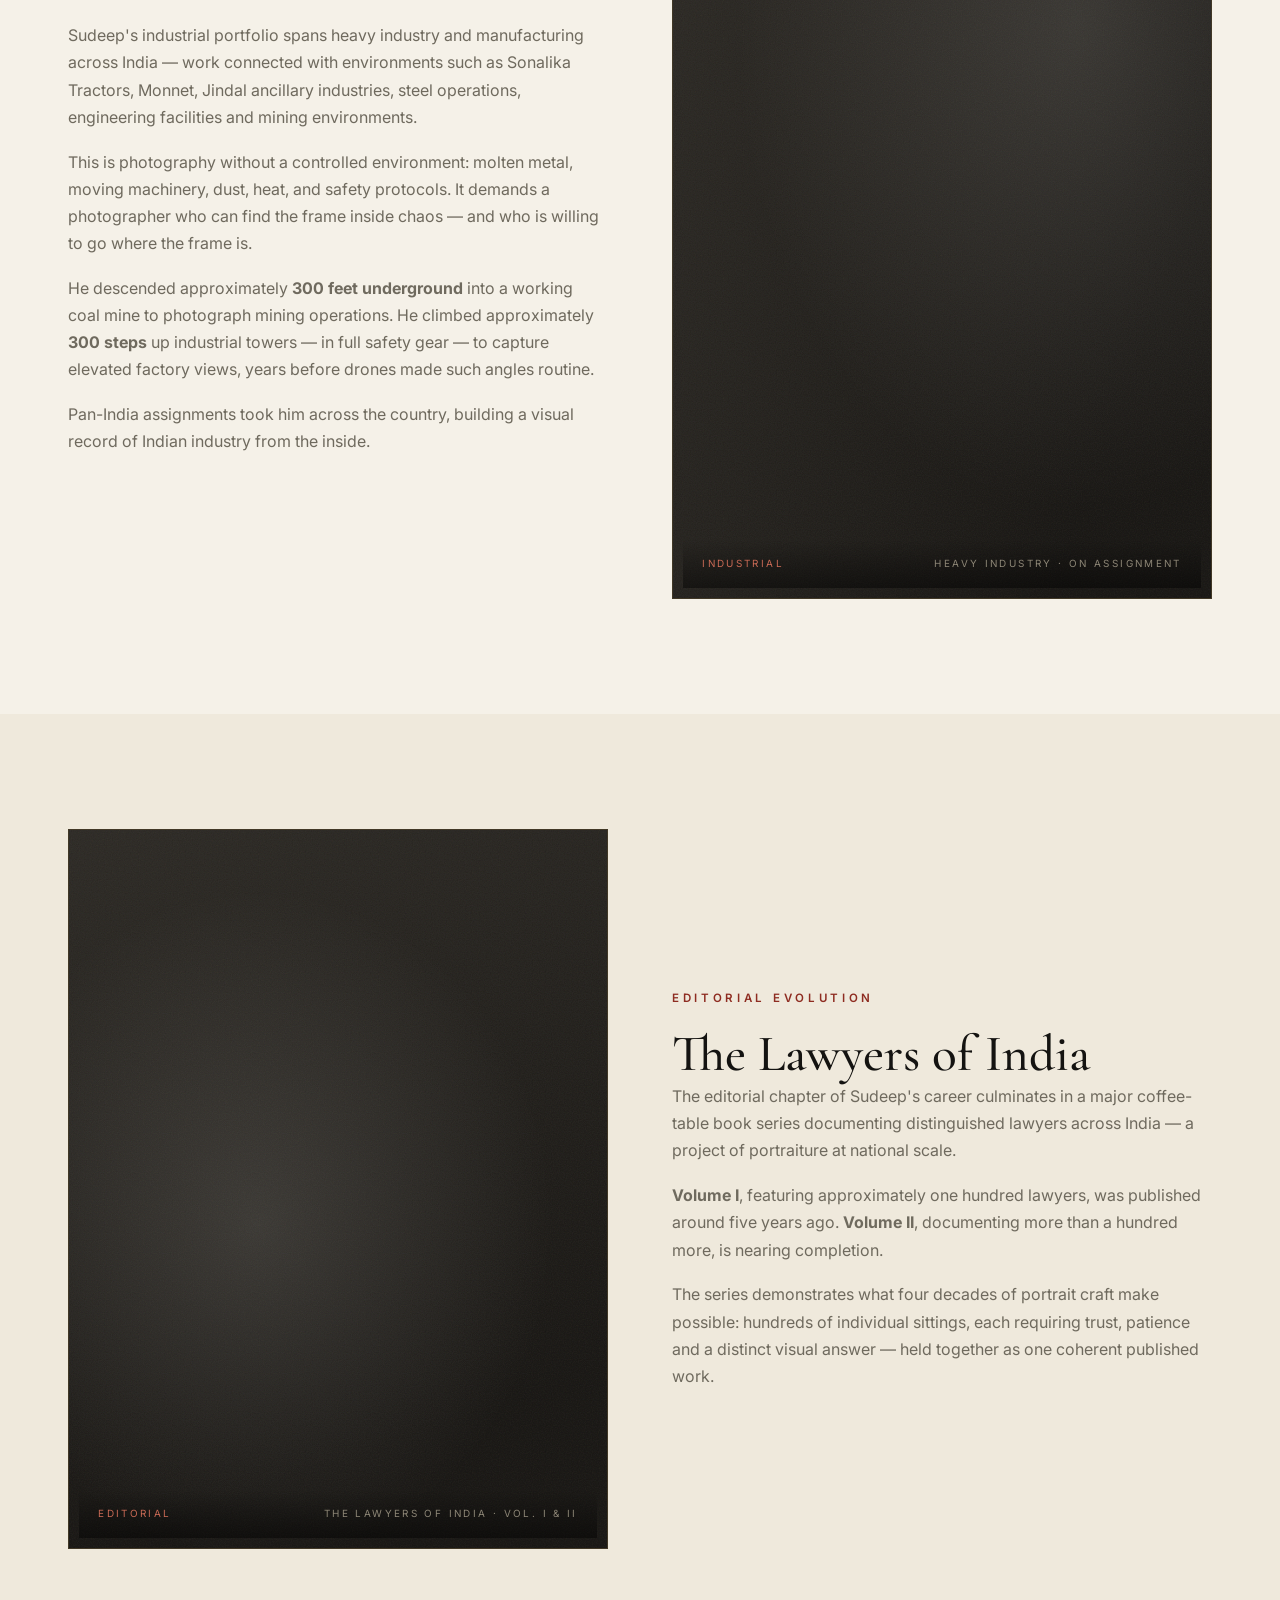
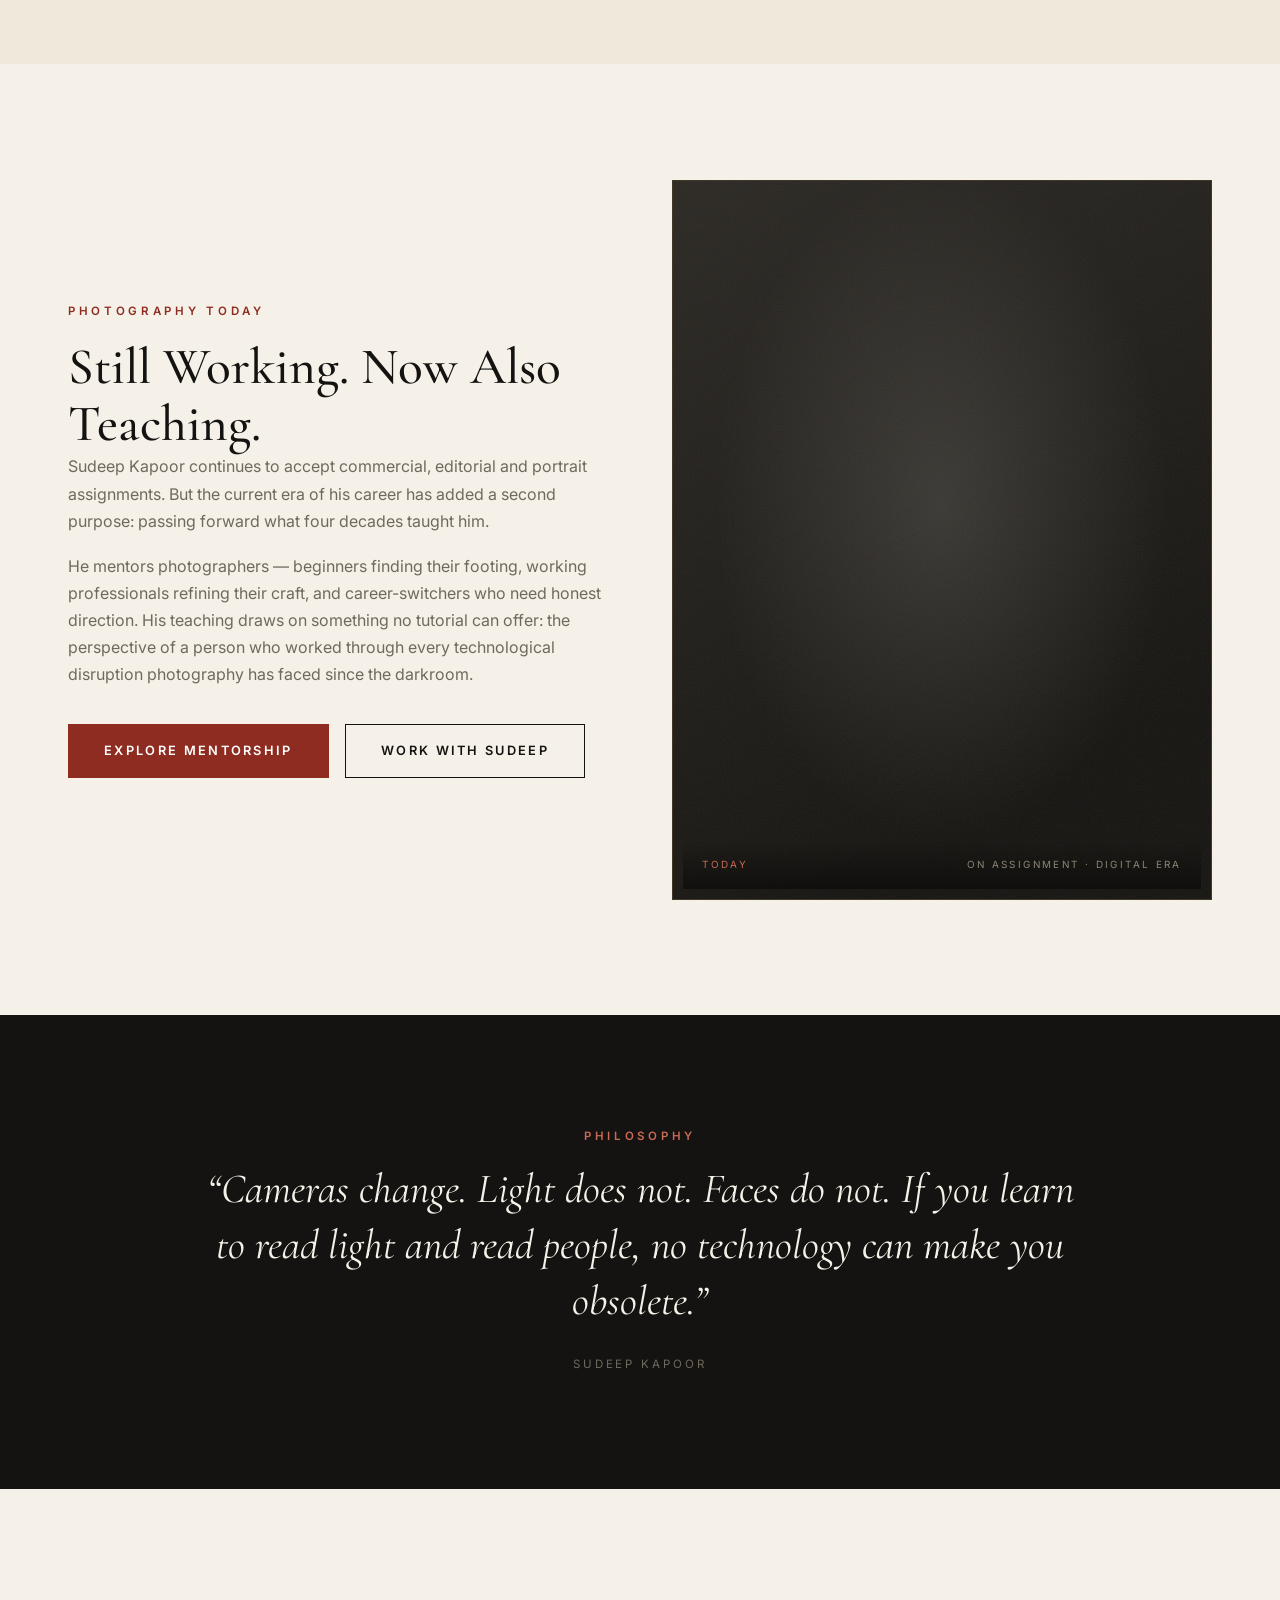
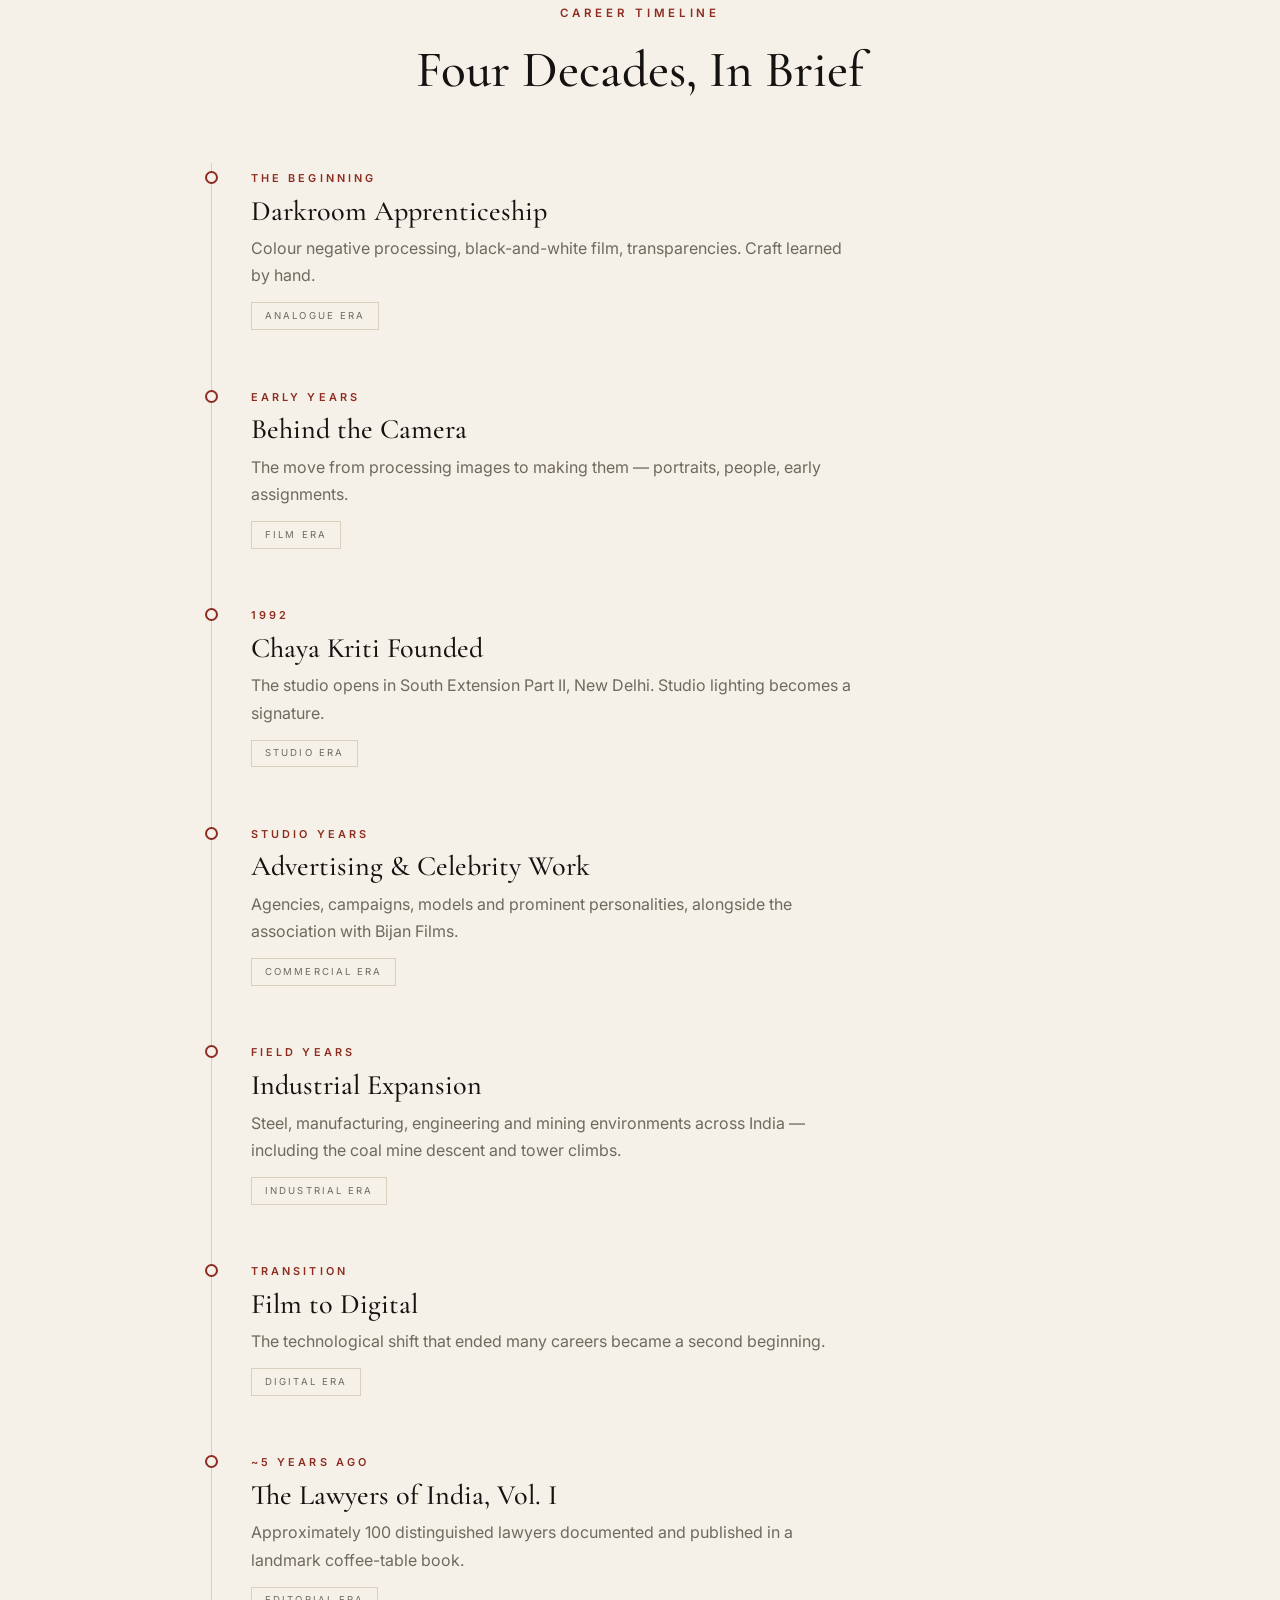
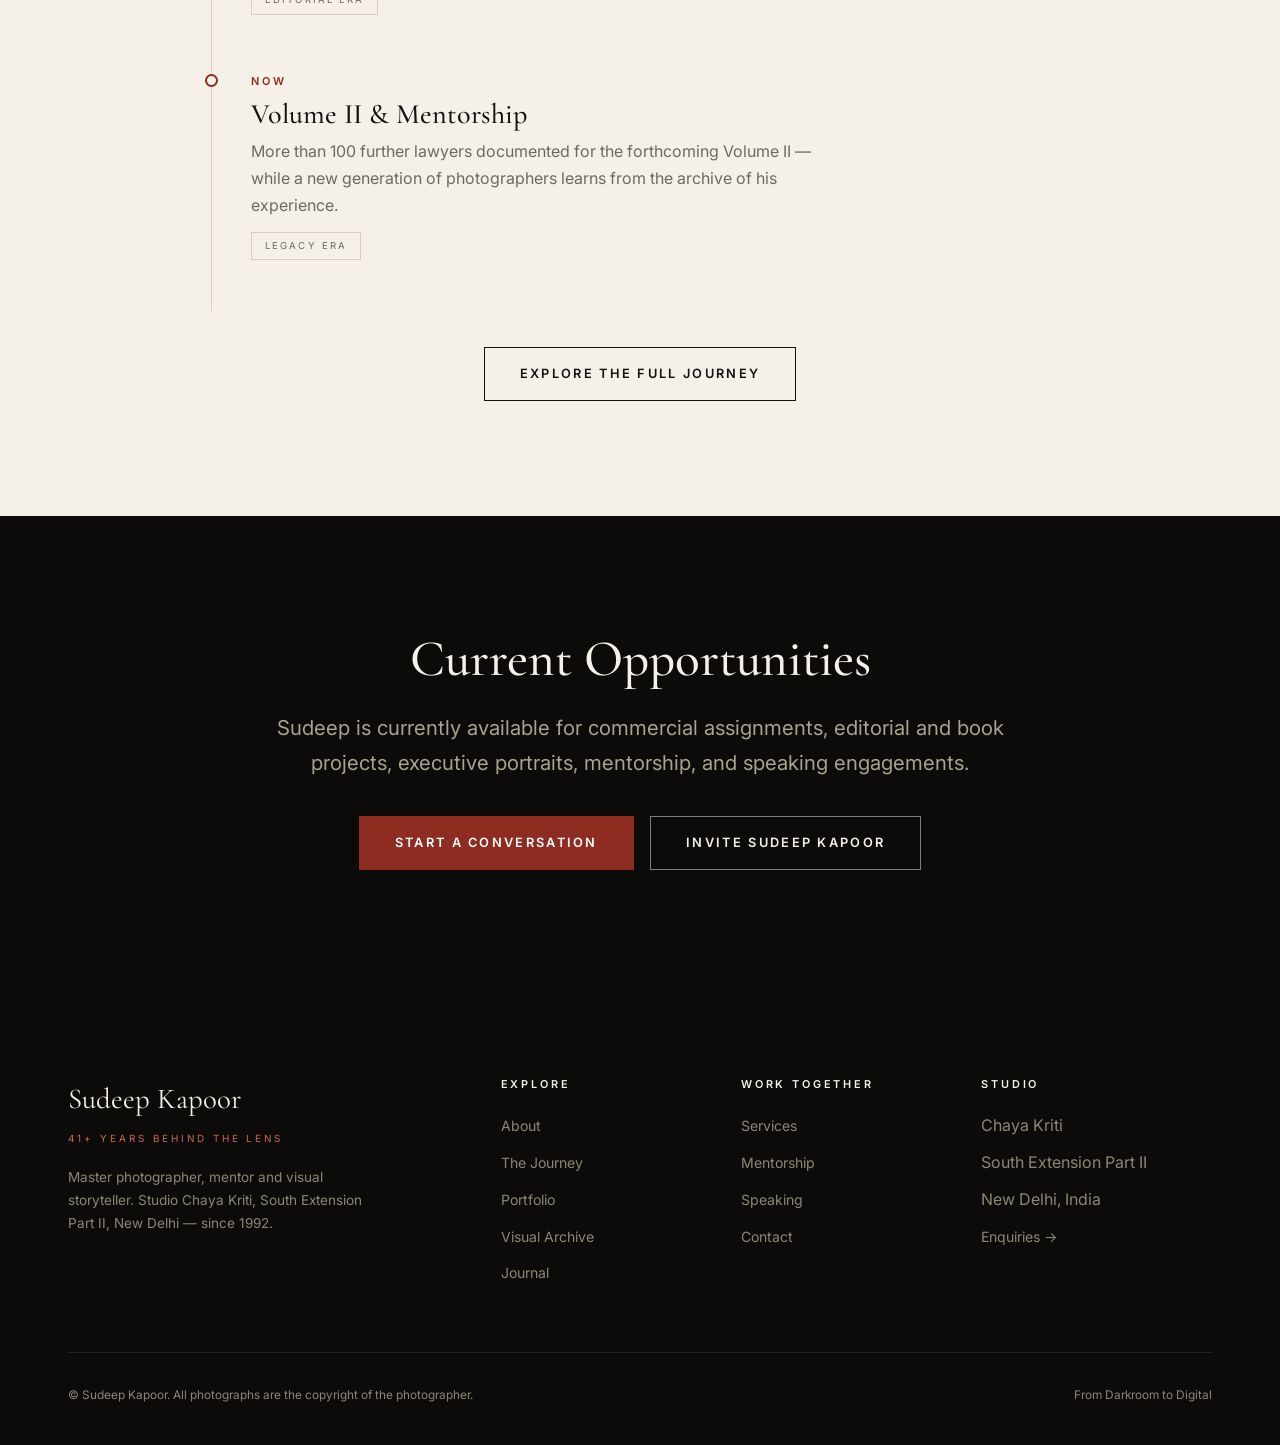
<file: about.html>
<!DOCTYPE html>
<html lang="en">
<head>
<meta charset="UTF-8">
<meta name="viewport" content="width=device-width, initial-scale=1.0">
<meta name="description" content="The story of Sudeep Kapoor — from darkroom beginnings to 41+ years as a master photographer. Founder of studio Chaya Kriti, New Delhi (1992). Portraits, industry, editorial and mentorship.">
<title>About Sudeep Kapoor — From Darkroom to Digital | 41+ Years Behind the Lens</title>
<link rel="preconnect" href="https://fonts.googleapis.com">
<link rel="preconnect" href="https://fonts.gstatic.com" crossorigin>
<link href="https://fonts.googleapis.com/css2?family=Cormorant+Garamond:ital,wght@0,400;0,500;0,600;1,400;1,500&family=Inter:wght@400;500;600&display=swap" rel="stylesheet">
<link rel="stylesheet" href="css/style.css">
<link rel="stylesheet" href="css/v2.css">
<script src="js/layout.js"></script>
<link rel="canonical" href="https://iamsudeepkapoor.vercel.app/about">
<meta name="robots" content="index,follow,max-image-preview:large,max-snippet:-1">
<meta name="author" content="Sudeep Kapoor">
<meta name="geo.region" content="IN-DL">
<meta name="geo.placename" content="New Delhi, India">
<meta name="theme-color" content="#0c0b0a">
<meta property="og:site_name" content="Sudeep Kapoor — 41+ Years Behind the Lens">
<meta property="og:type" content="profile">
<meta property="og:url" content="https://iamsudeepkapoor.vercel.app/about">
<meta property="og:title" content="About Sudeep Kapoor — From Darkroom to Digital | 41+ Years Behind the Lens">
<meta property="og:description" content="The story of Sudeep Kapoor — from darkroom beginnings to 41+ years as a master photographer. Founder of studio Chaya Kriti, New Delhi (1992). Portraits, industry, editorial and mentorship.">
<meta property="og:image" content="https://iamsudeepkapoor.vercel.app/assets/og-image.png">
<meta property="og:image:width" content="1200">
<meta property="og:image:height" content="630">
<meta property="og:locale" content="en_IN">
<meta name="twitter:card" content="summary_large_image">
<meta name="twitter:title" content="About Sudeep Kapoor — From Darkroom to Digital | 41+ Years Behind the Lens">
<meta name="twitter:description" content="The story of Sudeep Kapoor — from darkroom beginnings to 41+ years as a master photographer. Founder of studio Chaya Kriti, New Delhi (1992). Portraits, industry, editorial and mentorship.">
<meta name="twitter:image" content="https://iamsudeepkapoor.vercel.app/assets/og-image.png">
<script type="application/ld+json">{"@context":"https://schema.org","@graph":[{"@type":"WebSite","@id":"https://iamsudeepkapoor.vercel.app/#website","url":"https://iamsudeepkapoor.vercel.app/","name":"Sudeep Kapoor — 41+ Years Behind the Lens","publisher":{"@id":"https://iamsudeepkapoor.vercel.app/#person"},"inLanguage":"en"},{"@type":"Person","@id":"https://iamsudeepkapoor.vercel.app/#person","name":"Sudeep Kapoor","jobTitle":"Master Photographer","description":"Sudeep Kapoor is a veteran Indian master photographer with 41+ years of professional experience, working from darkroom-era film processes to digital photography. Founder of studio Chaya Kriti (1992) in South Extension Part II, New Delhi. Specialisations include portrait, studio, industrial, corporate, editorial, advertising and celebrity photography, plus photography mentorship.","url":"https://iamsudeepkapoor.vercel.app/","knowsAbout":["Portrait Photography","Studio Lighting","Industrial Photography","Corporate Photography","Editorial Photography","Advertising Photography","Darkroom Processes","Film Photography","Photography Mentorship","Coffee-Table Book Photography"],"worksFor":{"@id":"https://iamsudeepkapoor.vercel.app/#studio"},"workLocation":{"@type":"Place","address":{"@type":"PostalAddress","addressLocality":"New Delhi","addressRegion":"Delhi","addressCountry":"IN"}}},{"@type":["LocalBusiness","ProfessionalService"],"@id":"https://iamsudeepkapoor.vercel.app/#studio","name":"Chaya Kriti","alternateName":"Sudeep Kapoor Photography","description":"Chaya Kriti is the photography studio of Sudeep Kapoor, established in 1992 in South Extension Part II, New Delhi. Services: executive and leadership portraits, industrial photography, corporate photography, editorial photography, advertising photography, coffee-table book projects and pan-India assignments.","foundingDate":"1992","founder":{"@id":"https://iamsudeepkapoor.vercel.app/#person"},"url":"https://iamsudeepkapoor.vercel.app/","image":"https://iamsudeepkapoor.vercel.app/assets/og-image.png","address":{"@type":"PostalAddress","streetAddress":"South Extension Part II","addressLocality":"New Delhi","addressRegion":"Delhi","addressCountry":"IN"},"areaServed":[{"@type":"City","name":"New Delhi"},{"@type":"Country","name":"India"}],"knowsLanguage":["en","hi"]},{"@type":"AboutPage","@id":"https://iamsudeepkapoor.vercel.app/about#webpage","url":"https://iamsudeepkapoor.vercel.app/about","name":"About Sudeep Kapoor","description":"Biography of Sudeep Kapoor — darkroom beginnings, Chaya Kriti (1992), industrial journeys, editorial publishing and mentorship.","isPartOf":{"@id":"https://iamsudeepkapoor.vercel.app/#website"},"about":{"@id":"https://iamsudeepkapoor.vercel.app/#person"},"inLanguage":"en"},{"@type":"BreadcrumbList","itemListElement":[{"@type":"ListItem","position":1,"name":"Home","item":"https://iamsudeepkapoor.vercel.app/"},{"@type":"ListItem","position":2,"name":"About","item":"https://iamsudeepkapoor.vercel.app/about"}]}]}</script>
</head>
<body>
<script>document.write(SK_NAV)</script>

<main id="main">

<header class="page-hero">
  <div class="hero-media" aria-hidden="true"></div>
  <div class="wrap split">
    <div>
      <span class="eyebrow on-dark">About</span>
      <h1>A Life Spent <span class="serif-i" style="color:#d8b98a">Looking</span></h1>
      <p class="lede">Sudeep Kapoor has spent more than forty-one years behind the lens — long enough to have developed film by hand, mastered studio light, descended into coal mines, and published books. This is his story.</p>
    </div>
    <div class="ph r-34 ph-frame" style="--phx:45%;--phy:25%"><span class="ph-label"><span class="cat">Portrait</span><span>Sudeep Kapoor — hero portrait</span></span></div>
  </div>
</header>

<section aria-labelledby="bio-h">
  <div class="wrap split">
    <div class="body animate">
      <span class="eyebrow">The Beginning</span>
      <h2 id="bio-h">It Started in the Dark</h2>
      <p>Before Sudeep Kapoor ever stood behind a camera professionally, he stood in a darkroom. His foundation was built in traditional analogue processes — colour negative processing, black-and-white film development, transparencies — where an image was not taken but made, slowly, in trays of chemistry under a red lamp.</p>
      <p>The darkroom is a demanding teacher. It teaches that every exposure decision is final, that light is physical, and that a photograph is the end of a long chain of disciplined choices. That discipline became the backbone of everything that followed.</p>
      <p>When he moved behind the camera, he carried the darkroom with him: the habit of seeing the finished print before pressing the shutter.</p>
    </div>
    <div class="animate d1">
      <div class="ph r-34 ph-frame" style="--phx:25%;--phy:70%;--pha:190deg"><span class="ph-label"><span class="cat">Archive</span><span>Darkroom years · B&amp;W process</span></span></div>
    </div>
  </div>
</section>

<section class="dark" aria-labelledby="studio-h">
  <div class="wrap split">
    <div class="animate">
      <div class="ph r-43 ph-frame" style="--phx:65%;--phy:35%;--pha:140deg"><span class="ph-label"><span class="cat">Studio</span><span>Chaya Kriti · South Extension II</span></span></div>
    </div>
    <div class="body animate d1">
      <span class="eyebrow">1992</span>
      <h2 id="studio-h">Chaya Kriti</h2>
      <p>In 1992, Sudeep founded his studio, <strong style="color:var(--ivory)">Chaya Kriti</strong>, in South Extension Part II, New Delhi. The name became a base for three decades of work: portrait sessions, model photography, advertising shoots, and the controlled-light craft that separates studio photographers from everyone else.</p>
      <p>Studio lighting became a signature. Not the equipment — the understanding. The direction of light, its quality, its fall-off across a face; the ability to shape character out of shadow. These are the skills he now teaches in his lighting masterclasses.</p>
      <p>Through a long-standing professional association with <strong style="color:var(--ivory)">Bijan Films</strong>, the studio years connected him to production environments, agencies, models, professionals and prominent personalities — including celebrity assignments across advertising and editorial work.</p>
    </div>
  </div>
</section>

<section aria-labelledby="industry-h">
  <div class="wrap">
    <div class="section-head animate">
      <span class="eyebrow">The Field Years</span>
      <h2 id="industry-h">Photographing the India That Builds India</h2>
      <p class="lede">While the studio work continued, another body of work grew in parallel — inside factories, plants and mines.</p>
    </div>
    <div class="split">
      <div class="body animate">
        <p>Sudeep's industrial portfolio spans heavy industry and manufacturing across India — work connected with environments such as Sonalika Tractors, Monnet, Jindal ancillary industries, steel operations, engineering facilities and mining environments.</p>
        <p>This is photography without a controlled environment: molten metal, moving machinery, dust, heat, and safety protocols. It demands a photographer who can find the frame inside chaos — and who is willing to go where the frame is.</p>
        <p>He descended approximately <strong>300 feet underground</strong> into a working coal mine to photograph mining operations. He climbed approximately <strong>300 steps</strong> up industrial towers — in full safety gear — to capture elevated factory views, years before drones made such angles routine.</p>
        <p>Pan-India assignments took him across the country, building a visual record of Indian industry from the inside.</p>
      </div>
      <div class="animate d1">
        <div class="ph r-34 ph-frame" style="--phx:75%;--phy:20%;--pha:110deg"><span class="ph-label"><span class="cat">Industrial</span><span>Heavy industry · On assignment</span></span></div>
      </div>
    </div>
  </div>
</section>

<section class="paper-bg" aria-labelledby="editorial-h">
  <div class="wrap split">
    <div class="animate">
      <div class="ph r-34 ph-frame" style="--phx:35%;--phy:55%;--pha:160deg"><span class="ph-label"><span class="cat">Editorial</span><span>The Lawyers of India · Vol. I &amp; II</span></span></div>
    </div>
    <div class="body animate d1">
      <span class="eyebrow">Editorial Evolution</span>
      <h2 id="editorial-h">The Lawyers of India</h2>
      <p>The editorial chapter of Sudeep's career culminates in a major coffee-table book series documenting distinguished lawyers across India — a project of portraiture at national scale.</p>
      <p><strong>Volume I</strong>, featuring approximately one hundred lawyers, was published around five years ago. <strong>Volume II</strong>, documenting more than a hundred more, is nearing completion.</p>
      <p>The series demonstrates what four decades of portrait craft make possible: hundreds of individual sittings, each requiring trust, patience and a distinct visual answer — held together as one coherent published work.</p>
    </div>
  </div>
</section>

<section aria-labelledby="today-h">
  <div class="wrap split">
    <div class="body animate">
      <span class="eyebrow">Photography Today</span>
      <h2 id="today-h">Still Working. Now Also Teaching.</h2>
      <p>Sudeep Kapoor continues to accept commercial, editorial and portrait assignments. But the current era of his career has added a second purpose: passing forward what four decades taught him.</p>
      <p>He mentors photographers — beginners finding their footing, working professionals refining their craft, and career-switchers who need honest direction. His teaching draws on something no tutorial can offer: the perspective of a person who worked through every technological disruption photography has faced since the darkroom.</p>
      <div class="btn-row">
        <a href="mentorship.html" class="btn btn-red">Explore Mentorship</a>
        <a href="contact.html" class="btn">Work With Sudeep</a>
      </div>
    </div>
    <div class="animate d1">
      <div class="ph r-34 ph-frame" style="--phx:50%;--phy:45%;--pha:150deg"><span class="ph-label"><span class="cat">Today</span><span>On assignment · Digital era</span></span></div>
    </div>
  </div>
</section>

<section class="dark" aria-labelledby="philosophy-h">
  <div class="wrap">
    <div class="pull-quote animate">
      <h2 id="philosophy-h" class="eyebrow" style="text-align:center">Philosophy</h2>
      <blockquote>&ldquo;Cameras change. Light does not. Faces do not. If you learn to read light and read people, no technology can make you obsolete.&rdquo;</blockquote>
      <cite>Sudeep Kapoor</cite>
    </div>
  </div>
</section>

<section aria-labelledby="tl-h">
  <div class="wrap">
    <div class="section-head center animate">
      <span class="eyebrow">Career Timeline</span>
      <h2 id="tl-h">Four Decades, In Brief</h2>
    </div>
    <div class="timeline">
      <div class="tl-item animate"><span class="yr">The Beginning</span><h3>Darkroom Apprenticeship</h3><p>Colour negative processing, black-and-white film, transparencies. Craft learned by hand.</p><span class="era-tag">Analogue Era</span></div>
      <div class="tl-item animate"><span class="yr">Early Years</span><h3>Behind the Camera</h3><p>The move from processing images to making them — portraits, people, early assignments.</p><span class="era-tag">Film Era</span></div>
      <div class="tl-item animate"><span class="yr">1992</span><h3>Chaya Kriti Founded</h3><p>The studio opens in South Extension Part II, New Delhi. Studio lighting becomes a signature.</p><span class="era-tag">Studio Era</span></div>
      <div class="tl-item animate"><span class="yr">Studio Years</span><h3>Advertising &amp; Celebrity Work</h3><p>Agencies, campaigns, models and prominent personalities, alongside the association with Bijan Films.</p><span class="era-tag">Commercial Era</span></div>
      <div class="tl-item animate"><span class="yr">Field Years</span><h3>Industrial Expansion</h3><p>Steel, manufacturing, engineering and mining environments across India — including the coal mine descent and tower climbs.</p><span class="era-tag">Industrial Era</span></div>
      <div class="tl-item animate"><span class="yr">Transition</span><h3>Film to Digital</h3><p>The technological shift that ended many careers became a second beginning.</p><span class="era-tag">Digital Era</span></div>
      <div class="tl-item animate"><span class="yr">~5 Years Ago</span><h3>The Lawyers of India, Vol. I</h3><p>Approximately 100 distinguished lawyers documented and published in a landmark coffee-table book.</p><span class="era-tag">Editorial Era</span></div>
      <div class="tl-item animate"><span class="yr">Now</span><h3>Volume II &amp; Mentorship</h3><p>More than 100 further lawyers documented for the forthcoming Volume II — while a new generation of photographers learns from the archive of his experience.</p><span class="era-tag">Legacy Era</span></div>
    </div>
    <div class="btn-row animate" style="justify-content:center">
      <a href="journey.html" class="btn">Explore the Full Journey</a>
    </div>
  </div>
</section>

<section class="darker cta-band" aria-labelledby="cta-h">
  <div class="wrap">
    <h2 id="cta-h" class="animate" style="color:var(--ivory)">Current Opportunities</h2>
    <p class="lede animate d1" style="color:#a9a291">Sudeep is currently available for commercial assignments, editorial and book projects, executive portraits, mentorship, and speaking engagements.</p>
    <div class="btn-row animate d2">
      <a href="contact.html" class="btn btn-red">Start a Conversation</a>
      <a href="speaking.html" class="btn btn-ghost-light">Invite Sudeep Kapoor</a>
    </div>
  </div>
</section>

</main>
<script>document.write(SK_FOOTER)</script>
<script src="js/config.js"></script>
<script src="js/main.js"></script>
<script src="js/welcome.js"></script>
<script src="js/render.js"></script>
</body>
</html>
</file>
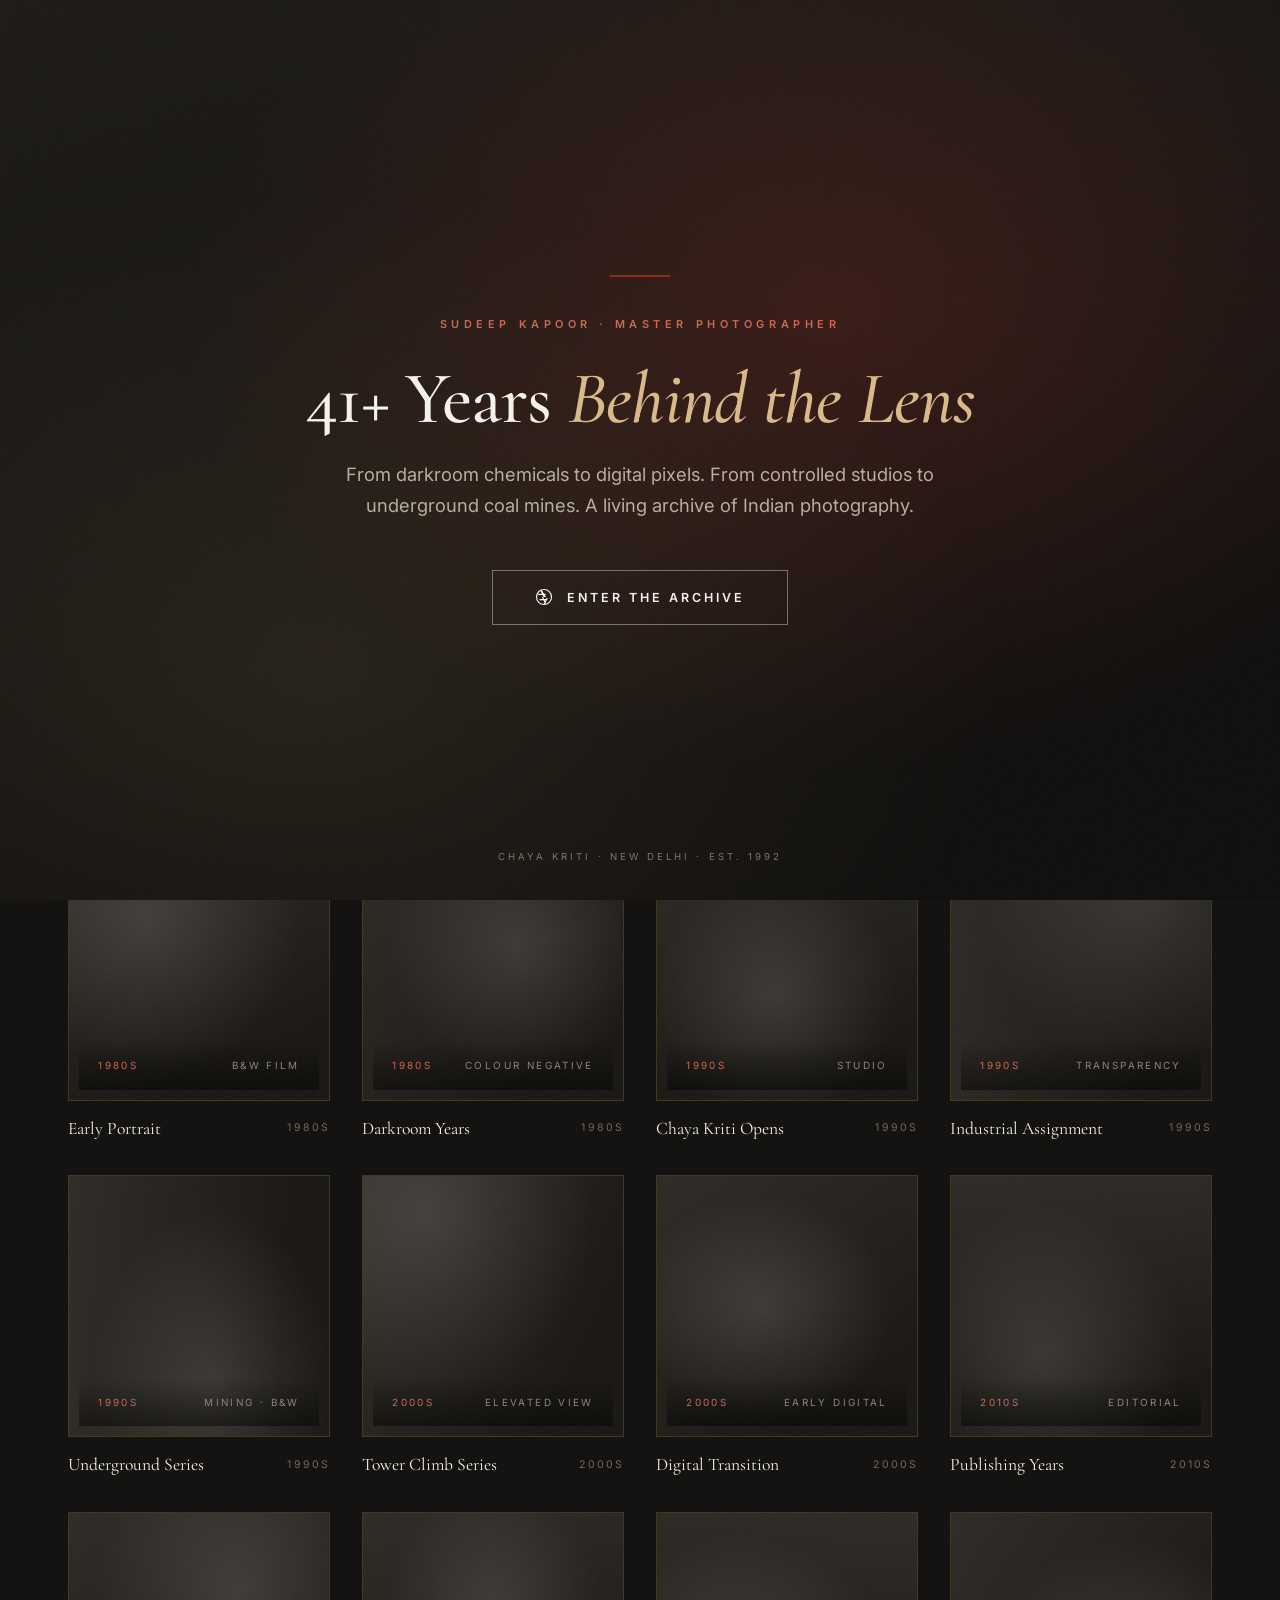
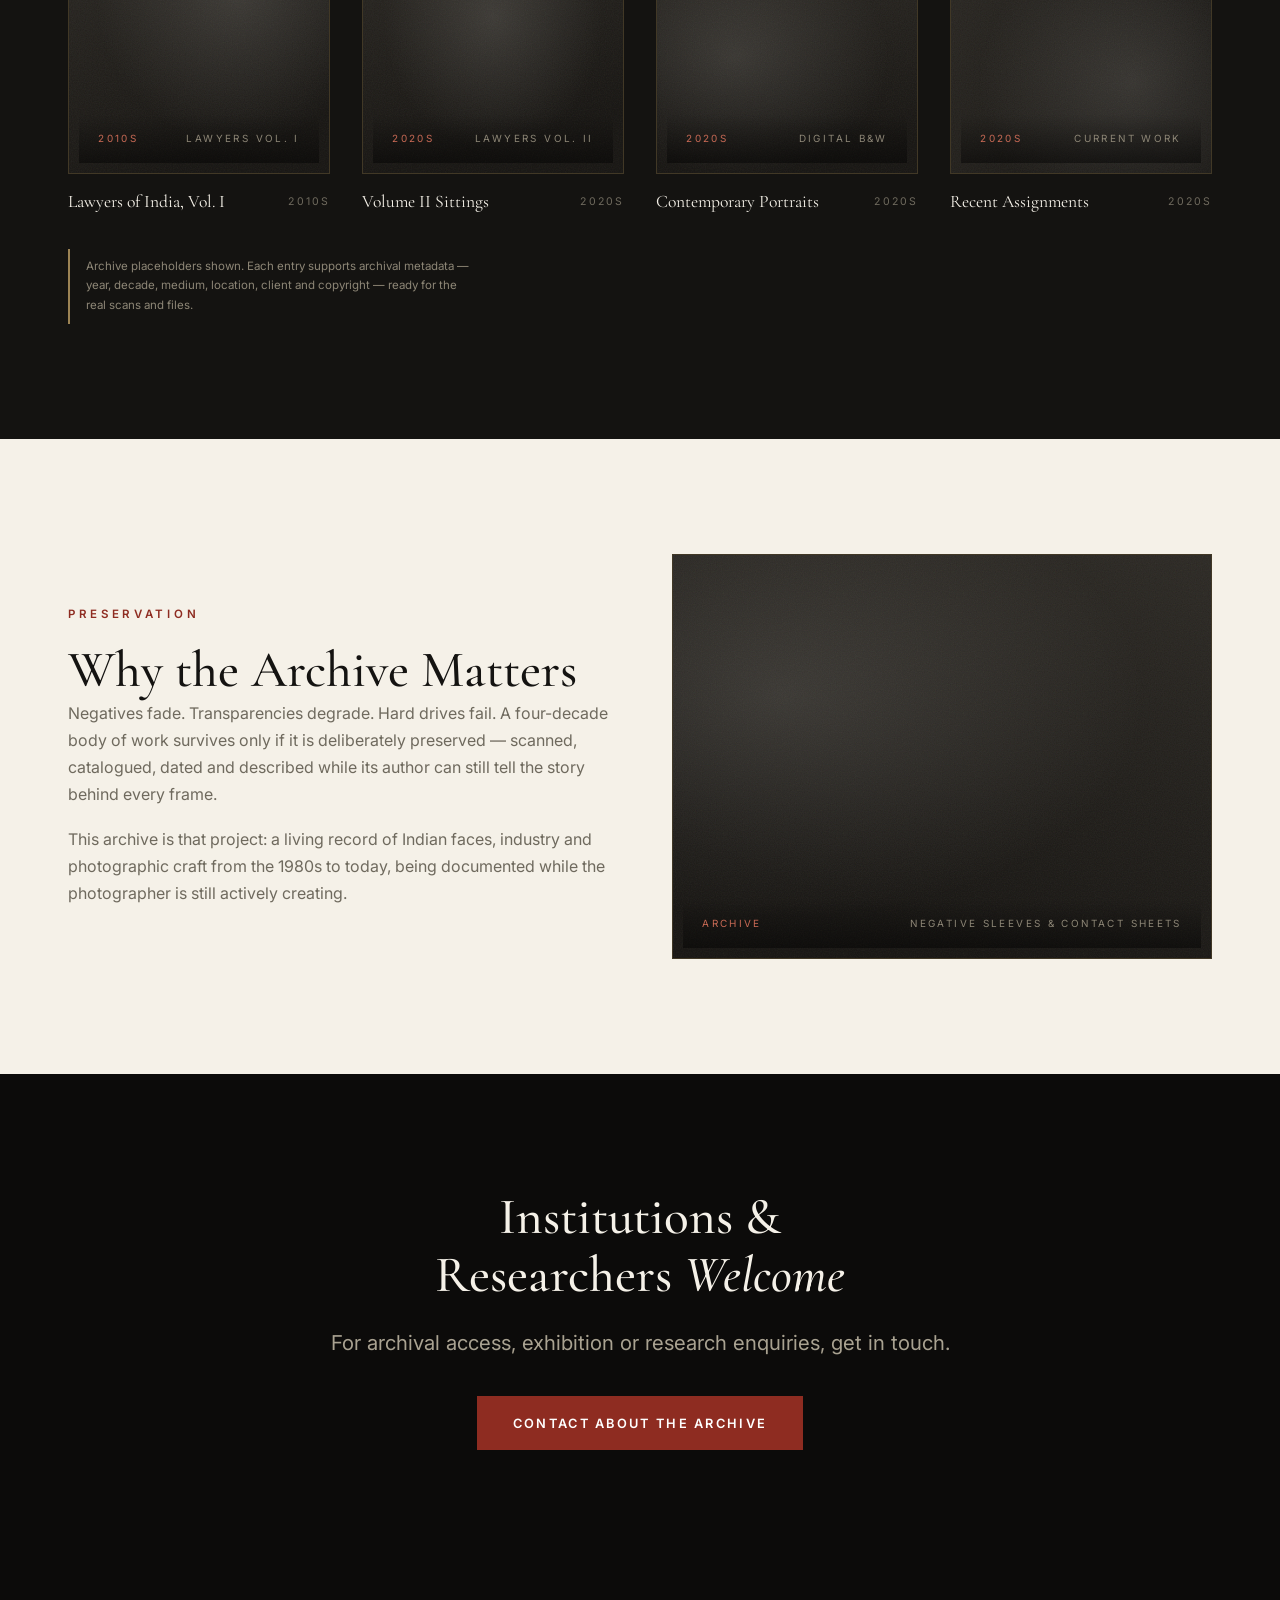
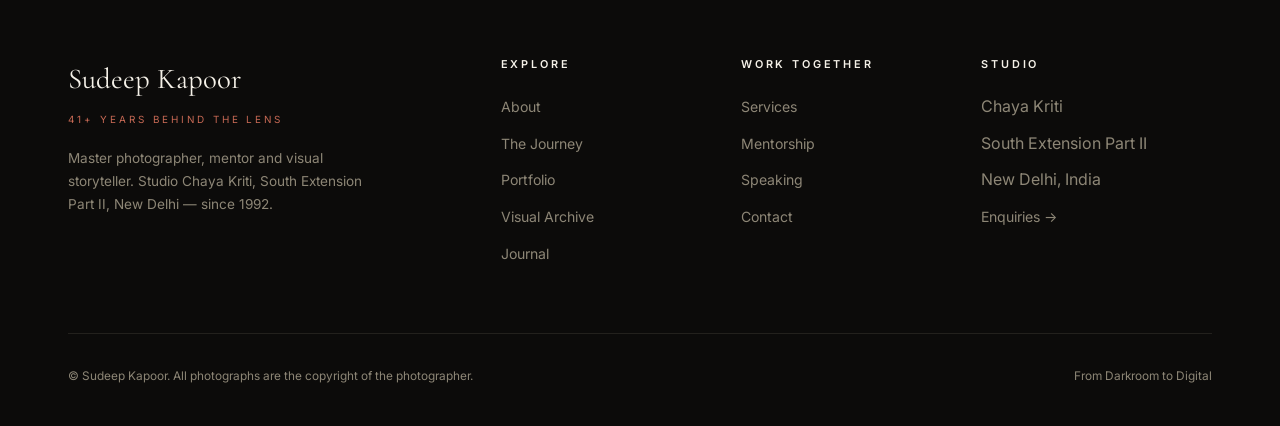
<file: archive.html>
<!DOCTYPE html>
<html lang="en">
<head>
<meta charset="UTF-8">
<meta name="viewport" content="width=device-width, initial-scale=1.0">
<meta name="description" content="The visual archive of Sudeep Kapoor — 41+ years of photographs filterable by decade, medium and category. Film, digital, black &amp; white and colour, from the 1980s to today.">
<title>Visual Archive — Four Decades of Photographs | Sudeep Kapoor</title>
<link rel="preconnect" href="https://fonts.googleapis.com">
<link rel="preconnect" href="https://fonts.gstatic.com" crossorigin>
<link href="https://fonts.googleapis.com/css2?family=Cormorant+Garamond:ital,wght@0,400;0,500;0,600;1,400;1,500&family=Inter:wght@400;500;600&display=swap" rel="stylesheet">
<link rel="stylesheet" href="css/style.css">
<link rel="stylesheet" href="css/v2.css">
<script src="js/layout.js"></script>
<link rel="canonical" href="https://iamsudeepkapoor.vercel.app/archive">
<meta name="robots" content="index,follow,max-image-preview:large,max-snippet:-1">
<meta name="author" content="Sudeep Kapoor">
<meta name="geo.region" content="IN-DL">
<meta name="geo.placename" content="New Delhi, India">
<meta name="theme-color" content="#0c0b0a">
<meta property="og:site_name" content="Sudeep Kapoor — 41+ Years Behind the Lens">
<meta property="og:type" content="website">
<meta property="og:url" content="https://iamsudeepkapoor.vercel.app/archive">
<meta property="og:title" content="Visual Archive — Four Decades of Photographs | Sudeep Kapoor">
<meta property="og:description" content="The visual archive of Sudeep Kapoor — 41+ years of photographs filterable by decade, medium and category. Film, digital, black &amp; white and colour, from the 1980s to today.">
<meta property="og:image" content="https://iamsudeepkapoor.vercel.app/assets/og-image.png">
<meta property="og:image:width" content="1200">
<meta property="og:image:height" content="630">
<meta property="og:locale" content="en_IN">
<meta name="twitter:card" content="summary_large_image">
<meta name="twitter:title" content="Visual Archive — Four Decades of Photographs | Sudeep Kapoor">
<meta name="twitter:description" content="The visual archive of Sudeep Kapoor — 41+ years of photographs filterable by decade, medium and category. Film, digital, black &amp; white and colour, from the 1980s to today.">
<meta name="twitter:image" content="https://iamsudeepkapoor.vercel.app/assets/og-image.png">
<script type="application/ld+json">{"@context":"https://schema.org","@graph":[{"@type":"WebSite","@id":"https://iamsudeepkapoor.vercel.app/#website","url":"https://iamsudeepkapoor.vercel.app/","name":"Sudeep Kapoor — 41+ Years Behind the Lens","publisher":{"@id":"https://iamsudeepkapoor.vercel.app/#person"},"inLanguage":"en"},{"@type":"Person","@id":"https://iamsudeepkapoor.vercel.app/#person","name":"Sudeep Kapoor","jobTitle":"Master Photographer","description":"Sudeep Kapoor is a veteran Indian master photographer with 41+ years of professional experience, working from darkroom-era film processes to digital photography. Founder of studio Chaya Kriti (1992) in South Extension Part II, New Delhi. Specialisations include portrait, studio, industrial, corporate, editorial, advertising and celebrity photography, plus photography mentorship.","url":"https://iamsudeepkapoor.vercel.app/","knowsAbout":["Portrait Photography","Studio Lighting","Industrial Photography","Corporate Photography","Editorial Photography","Advertising Photography","Darkroom Processes","Film Photography","Photography Mentorship","Coffee-Table Book Photography"],"worksFor":{"@id":"https://iamsudeepkapoor.vercel.app/#studio"},"workLocation":{"@type":"Place","address":{"@type":"PostalAddress","addressLocality":"New Delhi","addressRegion":"Delhi","addressCountry":"IN"}}},{"@type":["LocalBusiness","ProfessionalService"],"@id":"https://iamsudeepkapoor.vercel.app/#studio","name":"Chaya Kriti","alternateName":"Sudeep Kapoor Photography","description":"Chaya Kriti is the photography studio of Sudeep Kapoor, established in 1992 in South Extension Part II, New Delhi. Services: executive and leadership portraits, industrial photography, corporate photography, editorial photography, advertising photography, coffee-table book projects and pan-India assignments.","foundingDate":"1992","founder":{"@id":"https://iamsudeepkapoor.vercel.app/#person"},"url":"https://iamsudeepkapoor.vercel.app/","image":"https://iamsudeepkapoor.vercel.app/assets/og-image.png","address":{"@type":"PostalAddress","streetAddress":"South Extension Part II","addressLocality":"New Delhi","addressRegion":"Delhi","addressCountry":"IN"},"areaServed":[{"@type":"City","name":"New Delhi"},{"@type":"Country","name":"India"}],"knowsLanguage":["en","hi"]},{"@type":"CollectionPage","@id":"https://iamsudeepkapoor.vercel.app/archive#webpage","url":"https://iamsudeepkapoor.vercel.app/archive","name":"Visual Archive","description":"A 41-year visual archive browsable by decade, medium and category — film, digital, black & white and colour.","isPartOf":{"@id":"https://iamsudeepkapoor.vercel.app/#website"},"about":{"@id":"https://iamsudeepkapoor.vercel.app/#person"},"inLanguage":"en"},{"@type":"BreadcrumbList","itemListElement":[{"@type":"ListItem","position":1,"name":"Home","item":"https://iamsudeepkapoor.vercel.app/"},{"@type":"ListItem","position":2,"name":"Archive","item":"https://iamsudeepkapoor.vercel.app/archive"}]}]}</script>
</head>
<body>
<script>document.write(SK_NAV)</script>

<main id="main">

<header class="page-hero">
  <div class="hero-media" aria-hidden="true"></div>
  <div class="wrap">
    <span class="eyebrow on-dark">The Visual Archive</span>
    <h1>A Living Archive of <span class="serif-i" style="color:#d8b98a">Indian Photography</span></h1>
    <p class="lede">Forty-one years produce more than a portfolio — they produce a record. Explore the archive by decade, medium and category: from silver-gelatin darkroom prints to digital files.</p>
  </div>
</header>

<section class="dark" aria-label="Archive browser" data-filter-scope>
  <div class="wrap">
    <div class="filter-bar" role="group" aria-label="Filter by decade">
      <span class="filter-group-label">Decade</span>
      <button class="filter-btn active" data-facet="decade" data-value="all">All</button>
      <button class="filter-btn" data-facet="decade" data-value="1980s">1980s</button>
      <button class="filter-btn" data-facet="decade" data-value="1990s">1990s</button>
      <button class="filter-btn" data-facet="decade" data-value="2000s">2000s</button>
      <button class="filter-btn" data-facet="decade" data-value="2010s">2010s</button>
      <button class="filter-btn" data-facet="decade" data-value="2020s">2020s</button>
    </div>
    <div class="filter-bar" role="group" aria-label="Filter by medium">
      <span class="filter-group-label">Medium</span>
      <button class="filter-btn active" data-facet="medium" data-value="all">All</button>
      <button class="filter-btn" data-facet="medium" data-value="film">Film</button>
      <button class="filter-btn" data-facet="medium" data-value="digital">Digital</button>
      <button class="filter-btn" data-facet="medium" data-value="bw">Black &amp; White</button>
      <button class="filter-btn" data-facet="medium" data-value="colour">Colour</button>
    </div>
    <div class="filter-bar" role="group" aria-label="Filter by category">
      <span class="filter-group-label">Category</span>
      <button class="filter-btn active" data-facet="cat" data-value="all">All</button>
      <button class="filter-btn" data-facet="cat" data-value="studio">Studio</button>
      <button class="filter-btn" data-facet="cat" data-value="industrial">Industrial</button>
      <button class="filter-btn" data-facet="cat" data-value="editorial">Editorial</button>
      <button class="filter-btn" data-facet="cat" data-value="portrait">Portrait</button>
    </div>

    <div class="grid g-4" style="margin-top:2.5rem">
      <div class="work animate" data-item data-decade="1980s" data-medium="film bw" data-cat="portrait">
        <div class="ph r-11 ph-frame" style="--phx:30%;--phy:30%"><span class="ph-label"><span class="cat">1980s</span><span>B&amp;W film</span></span></div>
        <div class="meta"><span class="t">Early Portrait</span><span class="y">1980s</span></div>
      </div>
      <div class="work animate" data-item data-decade="1980s" data-medium="film colour" data-cat="studio">
        <div class="ph r-11 ph-frame" style="--phx:60%;--phy:40%;--pha:130deg"><span class="ph-label"><span class="cat">1980s</span><span>Colour negative</span></span></div>
        <div class="meta"><span class="t">Darkroom Years</span><span class="y">1980s</span></div>
      </div>
      <div class="work animate" data-item data-decade="1990s" data-medium="film colour" data-cat="studio">
        <div class="ph r-11 ph-frame" style="--phx:45%;--phy:60%;--pha:160deg"><span class="ph-label"><span class="cat">1990s</span><span>Studio</span></span></div>
        <div class="meta"><span class="t">Chaya Kriti Opens</span><span class="y">1990s</span></div>
      </div>
      <div class="work animate" data-item data-decade="1990s" data-medium="film colour" data-cat="industrial">
        <div class="ph r-11 ph-frame" style="--phx:75%;--phy:20%;--pha:100deg"><span class="ph-label"><span class="cat">1990s</span><span>Transparency</span></span></div>
        <div class="meta"><span class="t">Industrial Assignment</span><span class="y">1990s</span></div>
      </div>
      <div class="work animate" data-item data-decade="1990s" data-medium="film bw" data-cat="industrial">
        <div class="ph r-11 ph-frame" style="--phx:55%;--phy:80%;--pha:95deg"><span class="ph-label"><span class="cat">1990s</span><span>Mining · B&amp;W</span></span></div>
        <div class="meta"><span class="t">Underground Series</span><span class="y">1990s</span></div>
      </div>
      <div class="work animate" data-item data-decade="2000s" data-medium="film colour" data-cat="industrial">
        <div class="ph r-11 ph-frame" style="--phx:25%;--phy:15%;--pha:115deg"><span class="ph-label"><span class="cat">2000s</span><span>Elevated view</span></span></div>
        <div class="meta"><span class="t">Tower Climb Series</span><span class="y">2000s</span></div>
      </div>
      <div class="work animate" data-item data-decade="2000s" data-medium="digital colour" data-cat="studio">
        <div class="ph r-11 ph-frame" style="--phx:40%;--phy:50%;--pha:145deg"><span class="ph-label"><span class="cat">2000s</span><span>Early digital</span></span></div>
        <div class="meta"><span class="t">Digital Transition</span><span class="y">2000s</span></div>
      </div>
      <div class="work animate" data-item data-decade="2010s" data-medium="digital colour" data-cat="editorial">
        <div class="ph r-11 ph-frame" style="--phx:35%;--phy:70%;--pha:175deg"><span class="ph-label"><span class="cat">2010s</span><span>Editorial</span></span></div>
        <div class="meta"><span class="t">Publishing Years</span><span class="y">2010s</span></div>
      </div>
      <div class="work animate" data-item data-decade="2010s" data-medium="digital colour" data-cat="portrait">
        <div class="ph r-11 ph-frame" style="--phx:65%;--phy:30%;--pha:155deg"><span class="ph-label"><span class="cat">2010s</span><span>Lawyers Vol. I</span></span></div>
        <div class="meta"><span class="t">Lawyers of India, Vol. I</span><span class="y">2010s</span></div>
      </div>
      <div class="work animate" data-item data-decade="2020s" data-medium="digital colour" data-cat="portrait">
        <div class="ph r-11 ph-frame" style="--phx:50%;--phy:40%;--pha:165deg"><span class="ph-label"><span class="cat">2020s</span><span>Lawyers Vol. II</span></span></div>
        <div class="meta"><span class="t">Volume II Sittings</span><span class="y">2020s</span></div>
      </div>
      <div class="work animate" data-item data-decade="2020s" data-medium="digital bw" data-cat="portrait">
        <div class="ph r-11 ph-frame" style="--phx:30%;--phy:55%;--pha:185deg"><span class="ph-label"><span class="cat">2020s</span><span>Digital B&amp;W</span></span></div>
        <div class="meta"><span class="t">Contemporary Portraits</span><span class="y">2020s</span></div>
      </div>
      <div class="work animate" data-item data-decade="2020s" data-medium="digital colour" data-cat="editorial">
        <div class="ph r-11 ph-frame" style="--phx:70%;--phy:65%;--pha:125deg"><span class="ph-label"><span class="cat">2020s</span><span>Current work</span></span></div>
        <div class="meta"><span class="t">Recent Assignments</span><span class="y">2020s</span></div>
      </div>
    </div>
    <div class="empty-state">Nothing in the archive matches this combination — try removing a filter.</div>
    <p class="placeholder-note">Archive placeholders shown. Each entry supports archival metadata — year, decade, medium, location, client and copyright — ready for the real scans and files.</p>
  </div>
</section>

<section aria-labelledby="pres-h">
  <div class="wrap split">
    <div class="body animate">
      <span class="eyebrow">Preservation</span>
      <h2 id="pres-h">Why the Archive Matters</h2>
      <p>Negatives fade. Transparencies degrade. Hard drives fail. A four-decade body of work survives only if it is deliberately preserved — scanned, catalogued, dated and described while its author can still tell the story behind every frame.</p>
      <p>This archive is that project: a living record of Indian faces, industry and photographic craft from the 1980s to today, being documented while the photographer is still actively creating.</p>
    </div>
    <div class="animate d1">
      <div class="ph r-43 ph-frame" style="--phx:20%;--phy:35%;--pha:200deg"><span class="ph-label"><span class="cat">Archive</span><span>Negative sleeves &amp; contact sheets</span></span></div>
    </div>
  </div>
</section>

<section class="darker cta-band" aria-labelledby="cta-h">
  <div class="wrap">
    <h2 id="cta-h" class="animate" style="color:var(--ivory)">Institutions &amp; Researchers <span class="serif-i">Welcome</span></h2>
    <p class="lede animate d1" style="color:#a9a291">For archival access, exhibition or research enquiries, get in touch.</p>
    <div class="btn-row animate d2">
      <a href="contact.html" class="btn btn-red">Contact About the Archive</a>
    </div>
  </div>
</section>

</main>

<div class="lightbox" id="lightbox" role="dialog" aria-modal="true" aria-label="Image viewer">
  <button class="lb-close" aria-label="Close viewer">✕</button>
  <button class="lb-prev" aria-label="Previous image">←</button>
  <button class="lb-next" aria-label="Next image">→</button>
  <div class="lb-inner">
    <div class="ph r-32 ph-frame"><span class="ph-label"><span class="cat">Preview</span><span>Placeholder frame</span></span></div>
    <div class="lb-cap"><span class="t lb-t"></span><span class="lb-m"></span></div>
  </div>
</div>

<script>document.write(SK_FOOTER)</script>
<script src="js/config.js"></script>
<script src="js/main.js"></script>
<script src="js/welcome.js"></script>
<script src="js/render.js"></script>
</body>
</html>
</file>
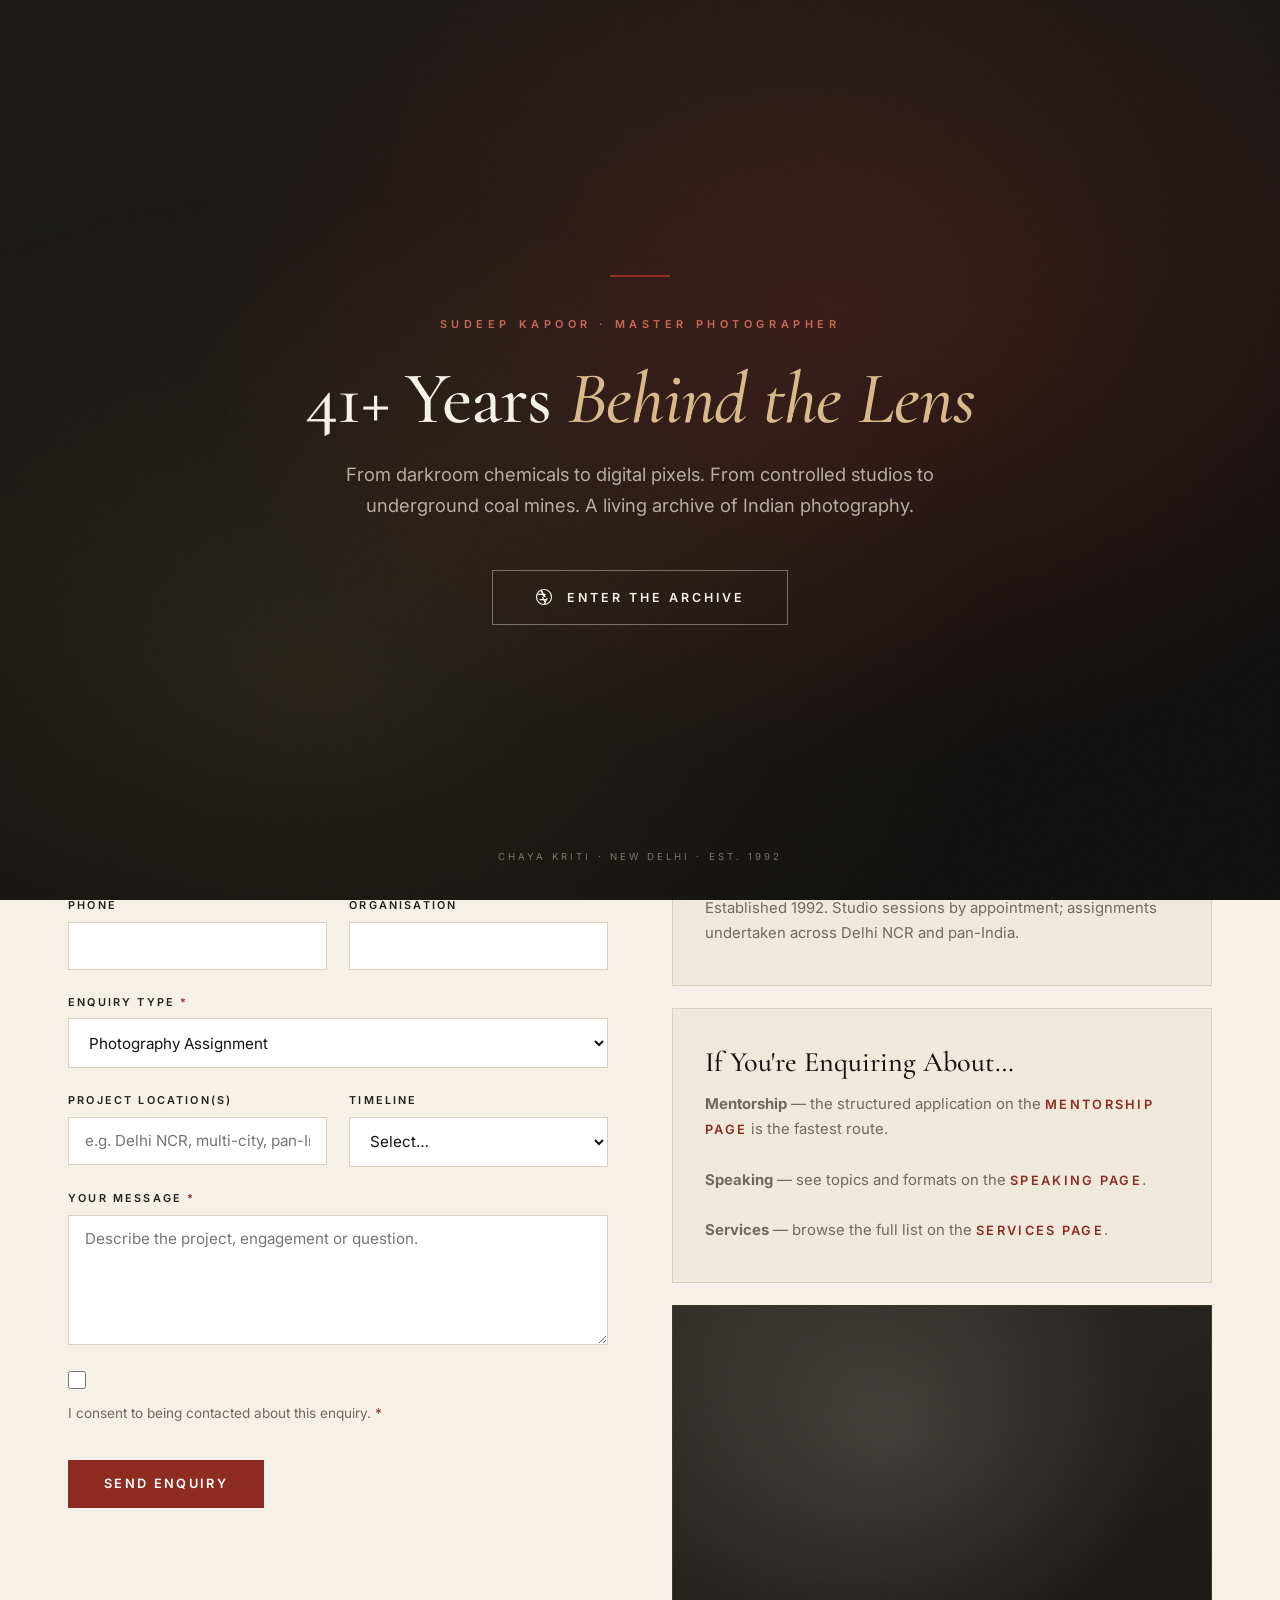
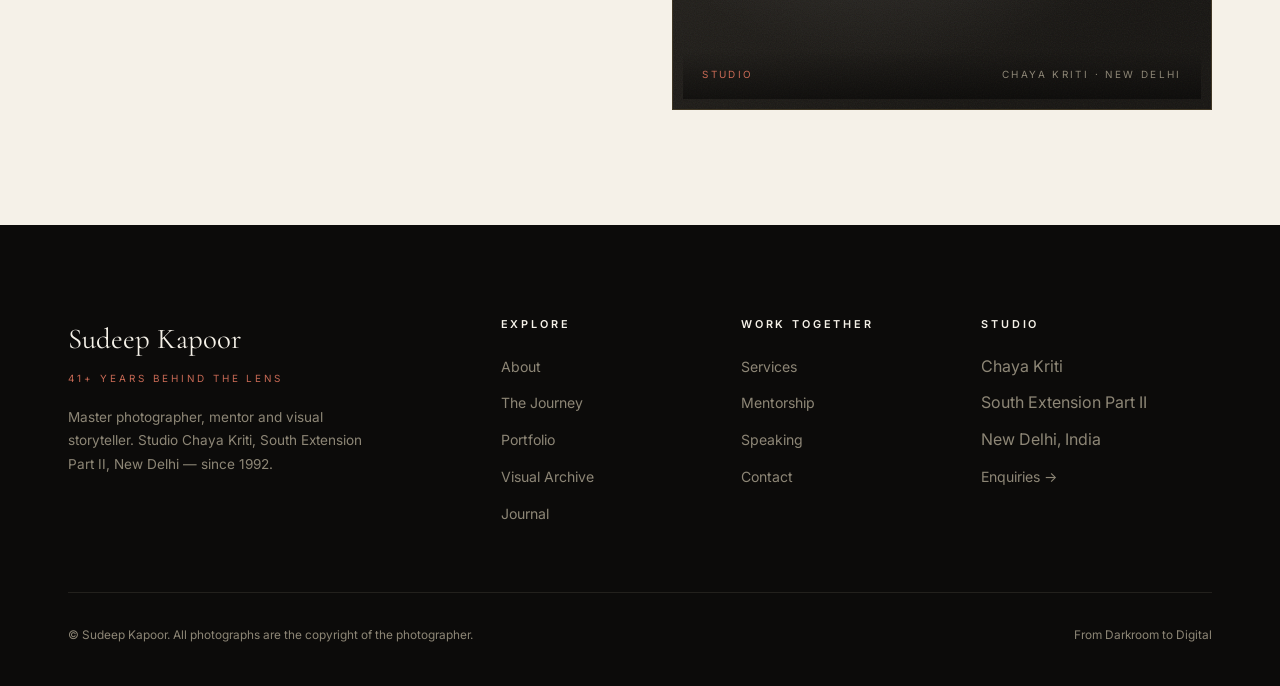
<file: contact.html>
<!DOCTYPE html>
<html lang="en">
<head>
<meta charset="UTF-8">
<meta name="viewport" content="width=device-width, initial-scale=1.0">
<meta name="description" content="Contact Sudeep Kapoor — photography assignments, industrial and corporate projects, editorial and coffee-table books, portraits, mentorship and speaking invitations. Studio Chaya Kriti, New Delhi.">
<title>Contact — Start a Conversation | Sudeep Kapoor, New Delhi</title>
<link rel="preconnect" href="https://fonts.googleapis.com">
<link rel="preconnect" href="https://fonts.gstatic.com" crossorigin>
<link href="https://fonts.googleapis.com/css2?family=Cormorant+Garamond:ital,wght@0,400;0,500;0,600;1,400;1,500&family=Inter:wght@400;500;600&display=swap" rel="stylesheet">
<link rel="stylesheet" href="css/style.css">
<link rel="stylesheet" href="css/v2.css">
<script src="js/layout.js"></script>
<link rel="canonical" href="https://iamsudeepkapoor.vercel.app/contact">
<meta name="robots" content="index,follow,max-image-preview:large,max-snippet:-1">
<meta name="author" content="Sudeep Kapoor">
<meta name="geo.region" content="IN-DL">
<meta name="geo.placename" content="New Delhi, India">
<meta name="theme-color" content="#0c0b0a">
<meta property="og:site_name" content="Sudeep Kapoor — 41+ Years Behind the Lens">
<meta property="og:type" content="website">
<meta property="og:url" content="https://iamsudeepkapoor.vercel.app/contact">
<meta property="og:title" content="Contact — Start a Conversation | Sudeep Kapoor, New Delhi">
<meta property="og:description" content="Contact Sudeep Kapoor — photography assignments, industrial and corporate projects, editorial and coffee-table books, portraits, mentorship and speaking invitations. Studio Chaya Kriti, New Delhi.">
<meta property="og:image" content="https://iamsudeepkapoor.vercel.app/assets/og-image.png">
<meta property="og:image:width" content="1200">
<meta property="og:image:height" content="630">
<meta property="og:locale" content="en_IN">
<meta name="twitter:card" content="summary_large_image">
<meta name="twitter:title" content="Contact — Start a Conversation | Sudeep Kapoor, New Delhi">
<meta name="twitter:description" content="Contact Sudeep Kapoor — photography assignments, industrial and corporate projects, editorial and coffee-table books, portraits, mentorship and speaking invitations. Studio Chaya Kriti, New Delhi.">
<meta name="twitter:image" content="https://iamsudeepkapoor.vercel.app/assets/og-image.png">
<script type="application/ld+json">{"@context":"https://schema.org","@graph":[{"@type":"WebSite","@id":"https://iamsudeepkapoor.vercel.app/#website","url":"https://iamsudeepkapoor.vercel.app/","name":"Sudeep Kapoor — 41+ Years Behind the Lens","publisher":{"@id":"https://iamsudeepkapoor.vercel.app/#person"},"inLanguage":"en"},{"@type":"Person","@id":"https://iamsudeepkapoor.vercel.app/#person","name":"Sudeep Kapoor","jobTitle":"Master Photographer","description":"Sudeep Kapoor is a veteran Indian master photographer with 41+ years of professional experience, working from darkroom-era film processes to digital photography. Founder of studio Chaya Kriti (1992) in South Extension Part II, New Delhi. Specialisations include portrait, studio, industrial, corporate, editorial, advertising and celebrity photography, plus photography mentorship.","url":"https://iamsudeepkapoor.vercel.app/","knowsAbout":["Portrait Photography","Studio Lighting","Industrial Photography","Corporate Photography","Editorial Photography","Advertising Photography","Darkroom Processes","Film Photography","Photography Mentorship","Coffee-Table Book Photography"],"worksFor":{"@id":"https://iamsudeepkapoor.vercel.app/#studio"},"workLocation":{"@type":"Place","address":{"@type":"PostalAddress","addressLocality":"New Delhi","addressRegion":"Delhi","addressCountry":"IN"}}},{"@type":["LocalBusiness","ProfessionalService"],"@id":"https://iamsudeepkapoor.vercel.app/#studio","name":"Chaya Kriti","alternateName":"Sudeep Kapoor Photography","description":"Chaya Kriti is the photography studio of Sudeep Kapoor, established in 1992 in South Extension Part II, New Delhi. Services: executive and leadership portraits, industrial photography, corporate photography, editorial photography, advertising photography, coffee-table book projects and pan-India assignments.","foundingDate":"1992","founder":{"@id":"https://iamsudeepkapoor.vercel.app/#person"},"url":"https://iamsudeepkapoor.vercel.app/","image":"https://iamsudeepkapoor.vercel.app/assets/og-image.png","address":{"@type":"PostalAddress","streetAddress":"South Extension Part II","addressLocality":"New Delhi","addressRegion":"Delhi","addressCountry":"IN"},"areaServed":[{"@type":"City","name":"New Delhi"},{"@type":"Country","name":"India"}],"knowsLanguage":["en","hi"]},{"@type":"ContactPage","@id":"https://iamsudeepkapoor.vercel.app/contact#webpage","url":"https://iamsudeepkapoor.vercel.app/contact","name":"Contact Sudeep Kapoor","description":"Enquiries for photography assignments, editorial projects, portraits, mentorship and speaking engagements.","isPartOf":{"@id":"https://iamsudeepkapoor.vercel.app/#website"},"about":{"@id":"https://iamsudeepkapoor.vercel.app/#person"},"inLanguage":"en"},{"@type":"BreadcrumbList","itemListElement":[{"@type":"ListItem","position":1,"name":"Home","item":"https://iamsudeepkapoor.vercel.app/"},{"@type":"ListItem","position":2,"name":"Contact","item":"https://iamsudeepkapoor.vercel.app/contact"}]}]}</script>
</head>
<body>
<script>document.write(SK_NAV)</script>

<main id="main">

<header class="page-hero">
  <div class="hero-media" aria-hidden="true"></div>
  <div class="wrap">
    <span class="eyebrow on-dark">Contact</span>
    <h1>Every Assignment Begins <span class="serif-i" style="color:#d8b98a">With a Conversation</span></h1>
    <p class="lede">Tell Sudeep what you have in mind. Choose an enquiry type below — the form adapts to ask only what's relevant.</p>
  </div>
</header>

<section aria-labelledby="form-h">
  <div class="wrap split" style="align-items:start">
    <div>
      <h2 id="form-h" class="animate">Enquiry Form</h2>
      <form class="form-shell animate" data-simple-form data-supabase="enquiries" data-success="contact-success" novalidate style="margin-top:2rem">
        <div class="form-grid">
          <div class="field"><label for="c-name">Full Name <span class="req">*</span></label><input id="c-name" type="text" required autocomplete="name"><span class="err">Please enter your name.</span></div>
          <div class="field"><label for="c-email">Email <span class="req">*</span></label><input id="c-email" type="email" required autocomplete="email"><span class="err">Please enter a valid email.</span></div>
          <div class="field"><label for="c-phone">Phone</label><input id="c-phone" type="tel" autocomplete="tel"></div>
          <div class="field"><label for="c-org">Organisation</label><input id="c-org" type="text" autocomplete="organization"></div>
          <div class="field full"><label for="enquiry-type">Enquiry Type <span class="req">*</span></label>
            <select id="enquiry-type" required>
              <option value="assignment">Photography Assignment</option>
              <option value="industrial">Industrial Photography</option>
              <option value="corporate">Corporate Photography</option>
              <option value="editorial">Editorial Project</option>
              <option value="book">Coffee-Table Book</option>
              <option value="advertising">Advertising Assignment</option>
              <option value="portrait">Portrait Session</option>
              <option value="mentorship">Mentorship</option>
              <option value="masterclass">Masterclass</option>
              <option value="speaking">Speaking Invitation</option>
              <option value="institutional">Institutional Collaboration</option>
              <option value="media">Media Interview</option>
              <option value="other">Other</option>
            </select>
          </div>

          <!-- Dynamic groups -->
          <div class="field" data-enquiry-group="assignment,industrial,corporate,editorial,advertising,book">
            <label for="c-location">Project Location(s)</label><input id="c-location" type="text" placeholder="e.g. Delhi NCR, multi-city, pan-India">
          </div>
          <div class="field" data-enquiry-group="assignment,industrial,corporate,editorial,advertising,book,portrait">
            <label for="c-timeline">Timeline</label>
            <select id="c-timeline"><option value="">Select…</option><option>Urgent (within 2 weeks)</option><option>Within a month</option><option>1–3 months</option><option>Flexible / exploratory</option></select>
          </div>
          <div class="field" data-enquiry-group="book,editorial">
            <label for="c-scope">Project Scope</label>
            <select id="c-scope"><option value="">Select…</option><option>Single feature / shoot</option><option>Series over months</option><option>Full book project</option><option>Not sure yet</option></select>
          </div>
          <div class="field" data-enquiry-group="portrait">
            <label for="c-sitting">Sitting Type</label>
            <select id="c-sitting"><option value="">Select…</option><option>Individual portrait</option><option>Executive / leadership set</option><option>Family</option><option>Profession / chambers portrait</option></select>
          </div>
          <div class="field" data-enquiry-group="speaking,institutional,masterclass">
            <label for="c-inst">Institution / Organisation Type</label>
            <select id="c-inst"><option value="">Select…</option><option>Photography school</option><option>University / art school</option><option>Corporate</option><option>Photography club</option><option>Podcast / media</option><option>Other</option></select>
          </div>
          <div class="field" data-enquiry-group="speaking,masterclass">
            <label for="c-format">Preferred Format</label>
            <select id="c-format"><option value="">Select…</option><option>Guest lecture</option><option>Workshop / masterclass</option><option>Panel</option><option>Podcast / interview</option></select>
          </div>
          <div class="field" data-enquiry-group="mentorship">
            <label for="c-level">Your Photography Level</label>
            <select id="c-level"><option value="">Select…</option><option>Beginner</option><option>Intermediate</option><option>Advanced / working photographer</option></select>
          </div>

          <div class="field full"><label for="c-msg">Your Message <span class="req">*</span></label><textarea id="c-msg" required placeholder="Describe the project, engagement or question."></textarea><span class="err">Please write a short message.</span></div>
          <div class="field full check-row">
            <input id="c-consent" type="checkbox" required>
            <label for="c-consent">I consent to being contacted about this enquiry. <span class="req">*</span></label>
            <span class="err">Consent is required.</span>
          </div>
        </div>
        <div class="btn-row"><button type="submit" class="btn btn-red">Send Enquiry</button></div>
      </form>

      <div class="form-success" id="contact-success" role="status">
        <div class="mark">✳</div>
        <h3>Enquiry Received</h3>
        <p>Thank you for writing. Your enquiry will be reviewed and answered personally — not by an autoresponder.</p>
      </div>
    </div>

    <aside class="animate d1">
      <div class="card">
        <h3>The Studio</h3>
        <p><strong>Chaya Kriti</strong><br>South Extension Part II<br>New Delhi, India<br><br>Established 1992. Studio sessions by appointment; assignments undertaken across Delhi NCR and pan-India.</p>
      </div>
      <div class="card" style="margin-top:1.4rem">
        <h3>If You're Enquiring About…</h3>
        <p><strong>Mentorship</strong> — the structured application on the <a href="mentorship.html#apply" class="text-link">mentorship page</a> is the fastest route.<br><br>
        <strong>Speaking</strong> — see topics and formats on the <a href="speaking.html" class="text-link">speaking page</a>.<br><br>
        <strong>Services</strong> — browse the full list on the <a href="services.html" class="text-link">services page</a>.</p>
      </div>
      <div class="ph r-43 ph-frame" style="margin-top:1.4rem;--phx:40%;--phy:30%;--pha:150deg"><span class="ph-label"><span class="cat">Studio</span><span>Chaya Kriti · New Delhi</span></span></div>
    </aside>
  </div>
</section>

</main>
<script>document.write(SK_FOOTER)</script>
<script src="js/config.js"></script>
<script src="js/main.js"></script>
<script src="js/welcome.js"></script>
<script src="js/render.js"></script>
</body>
</html>
</file>
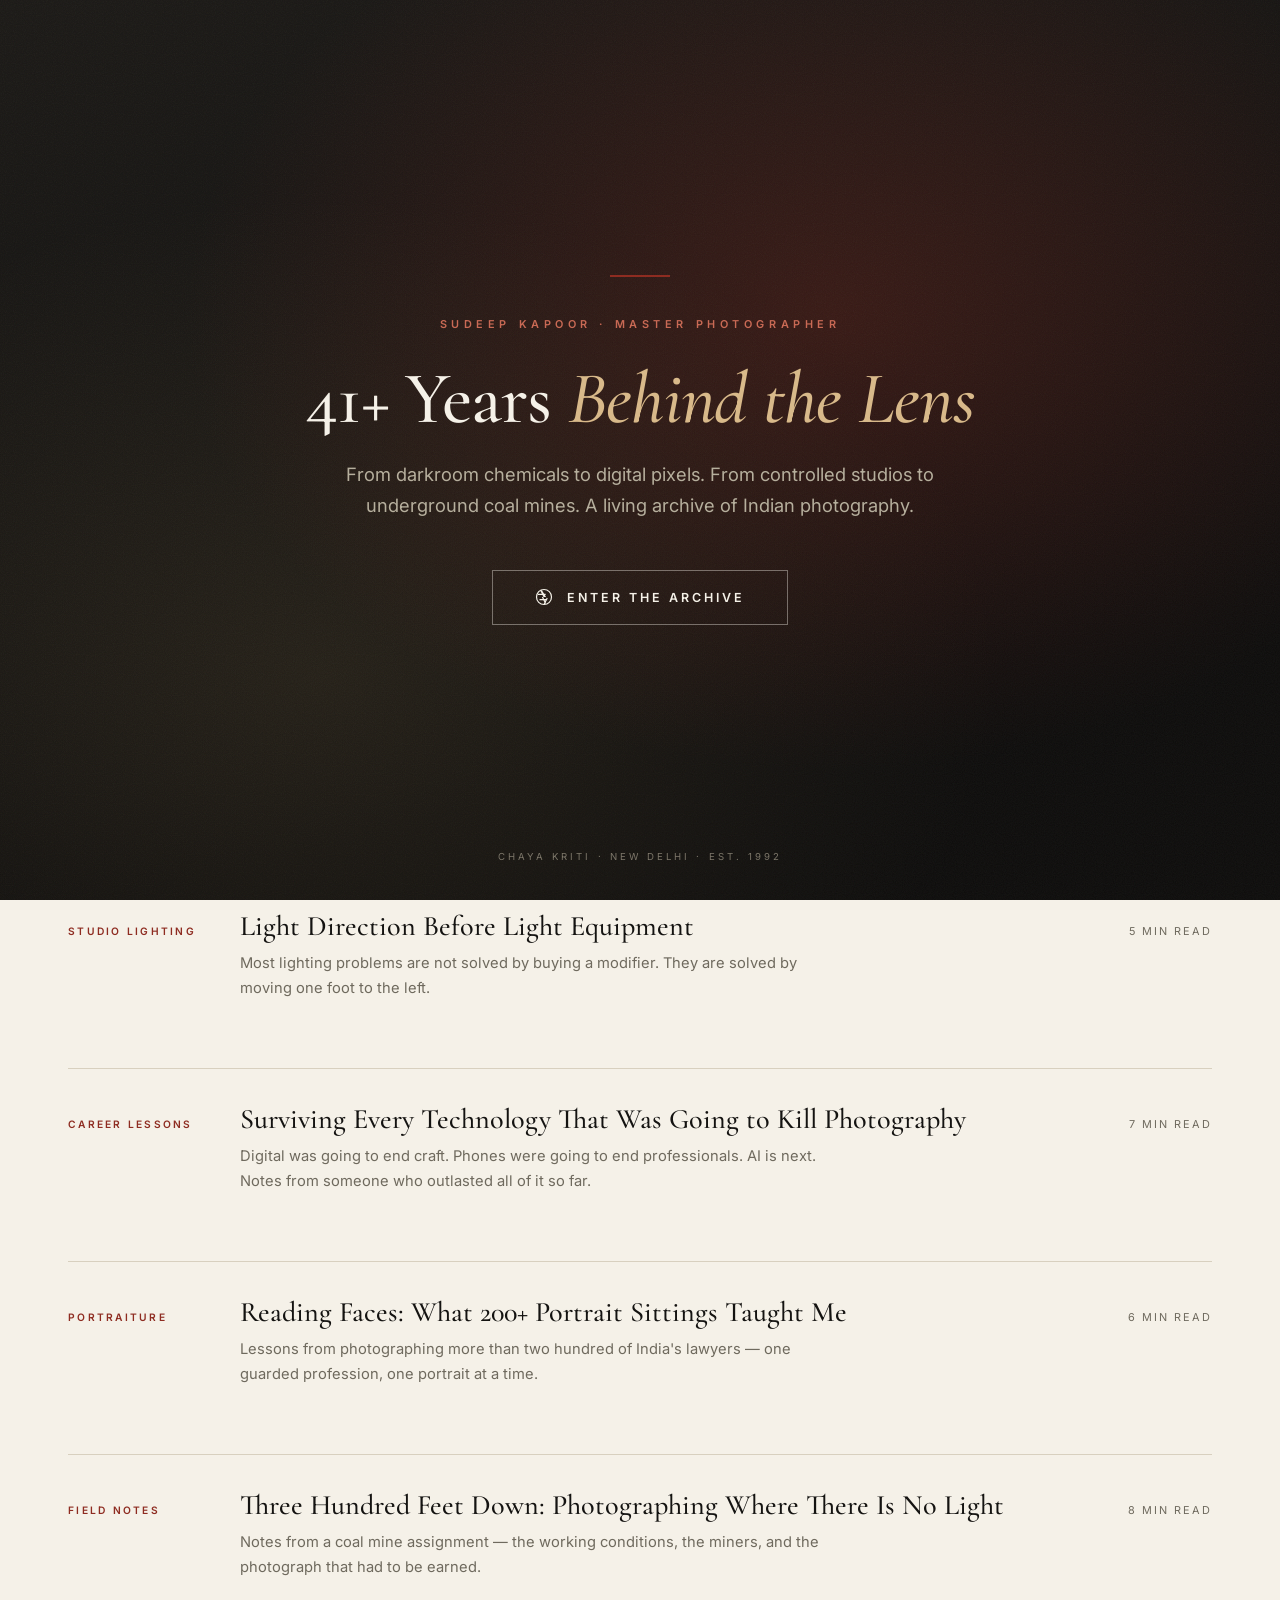
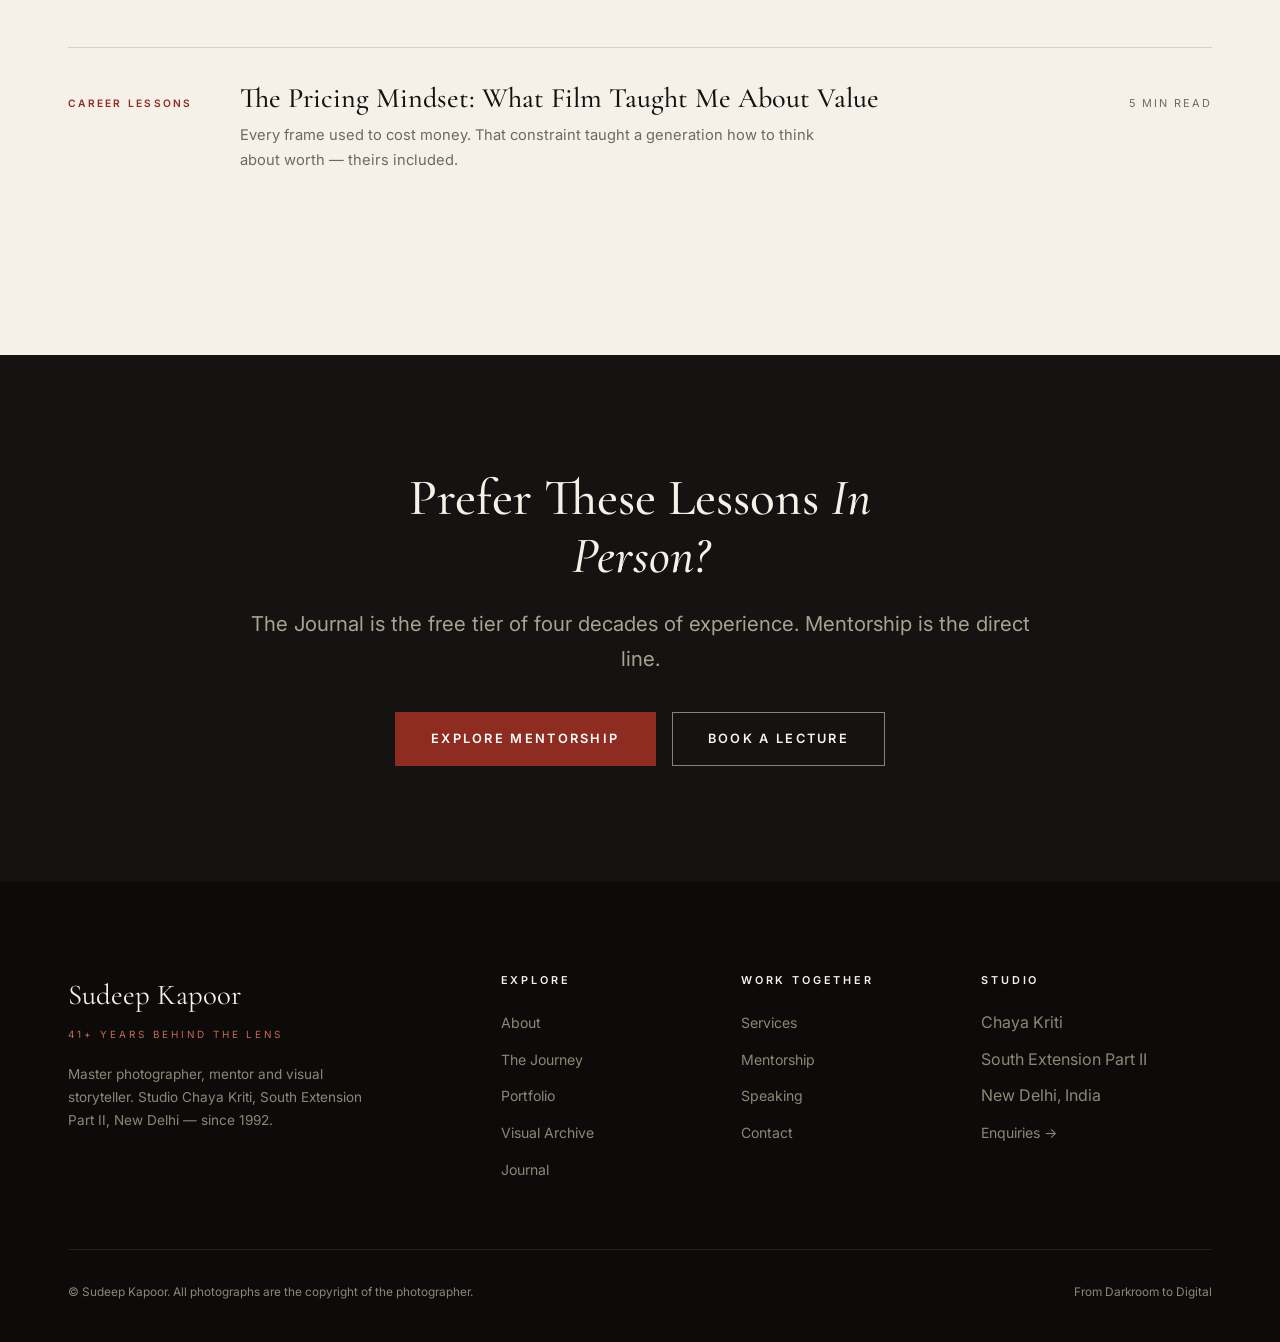
<file: journal.html>
<!DOCTYPE html>
<html lang="en">
<head>
<meta charset="UTF-8">
<meta name="viewport" content="width=device-width, initial-scale=1.0">
<meta name="description" content="The Journal — photography lessons, darkroom stories, studio lighting notes and career wisdom from Sudeep Kapoor's 41+ years behind the lens.">
<title>Journal — Notes From 41+ Years Behind the Lens | Sudeep Kapoor</title>
<link rel="preconnect" href="https://fonts.googleapis.com">
<link rel="preconnect" href="https://fonts.gstatic.com" crossorigin>
<link href="https://fonts.googleapis.com/css2?family=Cormorant+Garamond:ital,wght@0,400;0,500;0,600;1,400;1,500&family=Inter:wght@400;500;600&display=swap" rel="stylesheet">
<link rel="stylesheet" href="css/style.css">
<link rel="stylesheet" href="css/v2.css">
<script src="js/layout.js"></script>
<link rel="canonical" href="https://iamsudeepkapoor.vercel.app/journal">
<meta name="robots" content="index,follow,max-image-preview:large,max-snippet:-1">
<meta name="author" content="Sudeep Kapoor">
<meta name="geo.region" content="IN-DL">
<meta name="geo.placename" content="New Delhi, India">
<meta name="theme-color" content="#0c0b0a">
<meta property="og:site_name" content="Sudeep Kapoor — 41+ Years Behind the Lens">
<meta property="og:type" content="website">
<meta property="og:url" content="https://iamsudeepkapoor.vercel.app/journal">
<meta property="og:title" content="Journal — Notes From 41+ Years Behind the Lens | Sudeep Kapoor">
<meta property="og:description" content="The Journal — photography lessons, darkroom stories, studio lighting notes and career wisdom from Sudeep Kapoor's 41+ years behind the lens.">
<meta property="og:image" content="https://iamsudeepkapoor.vercel.app/assets/og-image.png">
<meta property="og:image:width" content="1200">
<meta property="og:image:height" content="630">
<meta property="og:locale" content="en_IN">
<meta name="twitter:card" content="summary_large_image">
<meta name="twitter:title" content="Journal — Notes From 41+ Years Behind the Lens | Sudeep Kapoor">
<meta name="twitter:description" content="The Journal — photography lessons, darkroom stories, studio lighting notes and career wisdom from Sudeep Kapoor's 41+ years behind the lens.">
<meta name="twitter:image" content="https://iamsudeepkapoor.vercel.app/assets/og-image.png">
<script type="application/ld+json">{"@context":"https://schema.org","@graph":[{"@type":"WebSite","@id":"https://iamsudeepkapoor.vercel.app/#website","url":"https://iamsudeepkapoor.vercel.app/","name":"Sudeep Kapoor — 41+ Years Behind the Lens","publisher":{"@id":"https://iamsudeepkapoor.vercel.app/#person"},"inLanguage":"en"},{"@type":"Person","@id":"https://iamsudeepkapoor.vercel.app/#person","name":"Sudeep Kapoor","jobTitle":"Master Photographer","description":"Sudeep Kapoor is a veteran Indian master photographer with 41+ years of professional experience, working from darkroom-era film processes to digital photography. Founder of studio Chaya Kriti (1992) in South Extension Part II, New Delhi. Specialisations include portrait, studio, industrial, corporate, editorial, advertising and celebrity photography, plus photography mentorship.","url":"https://iamsudeepkapoor.vercel.app/","knowsAbout":["Portrait Photography","Studio Lighting","Industrial Photography","Corporate Photography","Editorial Photography","Advertising Photography","Darkroom Processes","Film Photography","Photography Mentorship","Coffee-Table Book Photography"],"worksFor":{"@id":"https://iamsudeepkapoor.vercel.app/#studio"},"workLocation":{"@type":"Place","address":{"@type":"PostalAddress","addressLocality":"New Delhi","addressRegion":"Delhi","addressCountry":"IN"}}},{"@type":["LocalBusiness","ProfessionalService"],"@id":"https://iamsudeepkapoor.vercel.app/#studio","name":"Chaya Kriti","alternateName":"Sudeep Kapoor Photography","description":"Chaya Kriti is the photography studio of Sudeep Kapoor, established in 1992 in South Extension Part II, New Delhi. Services: executive and leadership portraits, industrial photography, corporate photography, editorial photography, advertising photography, coffee-table book projects and pan-India assignments.","foundingDate":"1992","founder":{"@id":"https://iamsudeepkapoor.vercel.app/#person"},"url":"https://iamsudeepkapoor.vercel.app/","image":"https://iamsudeepkapoor.vercel.app/assets/og-image.png","address":{"@type":"PostalAddress","streetAddress":"South Extension Part II","addressLocality":"New Delhi","addressRegion":"Delhi","addressCountry":"IN"},"areaServed":[{"@type":"City","name":"New Delhi"},{"@type":"Country","name":"India"}],"knowsLanguage":["en","hi"]},{"@type":"Blog","@id":"https://iamsudeepkapoor.vercel.app/journal#webpage","url":"https://iamsudeepkapoor.vercel.app/journal","name":"Journal — Notes From Four Decades","description":"Photography lessons, darkroom stories, lighting notes and career wisdom from 41+ years behind the lens.","isPartOf":{"@id":"https://iamsudeepkapoor.vercel.app/#website"},"about":{"@id":"https://iamsudeepkapoor.vercel.app/#person"},"inLanguage":"en"},{"@type":"BreadcrumbList","itemListElement":[{"@type":"ListItem","position":1,"name":"Home","item":"https://iamsudeepkapoor.vercel.app/"},{"@type":"ListItem","position":2,"name":"Journal","item":"https://iamsudeepkapoor.vercel.app/journal"}]},{"@type":"Blog","@id":"https://iamsudeepkapoor.vercel.app/journal#blog","name":"The Journal — Sudeep Kapoor","url":"https://iamsudeepkapoor.vercel.app/journal","author":{"@id":"https://iamsudeepkapoor.vercel.app/#person"},"blogPost":[{"@type":"BlogPosting","headline":"What the Darkroom Teaches That YouTube Cannot","articleSection":"Darkroom Stories","description":"On patience, chemistry, and why waiting for an image to appear changes how you take one.","author":{"@id":"https://iamsudeepkapoor.vercel.app/#person"},"url":"https://iamsudeepkapoor.vercel.app/journal","inLanguage":"en"},{"@type":"BlogPosting","headline":"Light Direction Before Light Equipment","articleSection":"Studio Lighting","description":"Most lighting problems are solved by understanding direction, quality and distance of light, not by buying equipment.","author":{"@id":"https://iamsudeepkapoor.vercel.app/#person"},"url":"https://iamsudeepkapoor.vercel.app/journal","inLanguage":"en"},{"@type":"BlogPosting","headline":"Surviving Every Technology That Was Going to Kill Photography","articleSection":"Career Lessons","description":"Notes on outlasting digital, camera phones and AI from a photographer with 41+ years of experience.","author":{"@id":"https://iamsudeepkapoor.vercel.app/#person"},"url":"https://iamsudeepkapoor.vercel.app/journal","inLanguage":"en"},{"@type":"BlogPosting","headline":"Reading Faces: What 200+ Portrait Sittings Taught Me","articleSection":"Portraiture","description":"Lessons from photographing more than two hundred of India's lawyers for a coffee-table series.","author":{"@id":"https://iamsudeepkapoor.vercel.app/#person"},"url":"https://iamsudeepkapoor.vercel.app/journal","inLanguage":"en"},{"@type":"BlogPosting","headline":"Three Hundred Feet Down: Photographing Where There Is No Light","articleSection":"Field Notes","description":"Notes from a coal mine assignment roughly 300 feet underground.","author":{"@id":"https://iamsudeepkapoor.vercel.app/#person"},"url":"https://iamsudeepkapoor.vercel.app/journal","inLanguage":"en"},{"@type":"BlogPosting","headline":"The Pricing Mindset: What Film Taught Me About Value","articleSection":"Career Lessons","description":"How film-era constraints taught photographers to price judgement, not hours.","author":{"@id":"https://iamsudeepkapoor.vercel.app/#person"},"url":"https://iamsudeepkapoor.vercel.app/journal","inLanguage":"en"}]}]}</script>
</head>
<body>
<script>document.write(SK_NAV)</script>

<main id="main">

<header class="page-hero">
  <div class="hero-media" aria-hidden="true"></div>
  <div class="wrap">
    <span class="eyebrow on-dark">The Journal</span>
    <h1>Notes From Four <span class="serif-i" style="color:#d8b98a">Decades</span></h1>
    <p class="lede">Photography lessons, darkroom stories, lighting notes and career wisdom — written from experience, not from a syllabus. Click any title to read.</p>
  </div>
</header>

<section aria-label="Journal articles" data-filter-scope>
  <div class="wrap">
    <div class="filter-bar" role="group" aria-label="Filter articles by category">
      <button class="filter-btn active" data-facet="cat" data-value="all">All</button>
      <button class="filter-btn" data-facet="cat" data-value="darkroom">Darkroom Stories</button>
      <button class="filter-btn" data-facet="cat" data-value="lighting">Studio Lighting</button>
      <button class="filter-btn" data-facet="cat" data-value="portrait">Portraiture</button>
      <button class="filter-btn" data-facet="cat" data-value="career">Career Lessons</button>
      <button class="filter-btn" data-facet="cat" data-value="field">Field Notes</button>
    </div>

    <div id="journal-list" style="margin-top:1.5rem">
      <article class="article-card" data-item data-cat="darkroom">
        <span class="cat">Darkroom Stories</span>
        <div>
          <h3><button data-article-toggle="art1" aria-expanded="false">What the Darkroom Teaches That YouTube Cannot</button></h3>
          <p class="excerpt">On patience, chemistry, and why waiting for an image to appear changes how you take one.</p>
        </div>
        <span class="rt">6 min read</span>
        <div class="article-body" id="art1"><div class="inner">
          <p>Before I photographed anything worth keeping, I spent my time in the dark — literally. Colour negative processing, black-and-white development, transparencies. In a darkroom, an image is not taken; it is made, slowly, in trays of chemistry, under a red lamp, by someone who cannot afford to be careless.</p>
          <p>The darkroom teaches three things no tutorial can. First, consequence: on film, every exposure decision is final. You learn to think before the shutter, not after. Second, patience: an image that takes twenty minutes to appear teaches you that photography rewards waiting. Third, humility: the chemistry does not care about your opinion of yourself. It only responds to precision.</p>
          <p>When digital arrived, many of my generation mourned. I did not. I noticed something better: the discipline the darkroom beat into us became a superpower on digital cameras. When you have spent years making every frame count, an unlimited memory card does not make you sloppy — it makes you fast <em>and</em> precise.</p>
          <p>You do not need a darkroom to learn this. But you do need its lesson: slow down before the shutter, so you can be confident after it.</p>
          <p class="note">— Sudeep Kapoor, from the mentorship curriculum "From Darkroom to Digital"</p>
        </div></div>
      </article>

      <article class="article-card" data-item data-cat="lighting">
        <span class="cat">Studio Lighting</span>
        <div>
          <h3><button data-article-toggle="art2" aria-expanded="false">Light Direction Before Light Equipment</button></h3>
          <p class="excerpt">Most lighting problems are not solved by buying a modifier. They are solved by moving one foot to the left.</p>
        </div>
        <span class="rt">5 min read</span>
        <div class="article-body" id="art2"><div class="inner">
          <p>Every week a photographer asks me which softbox to buy. Almost never does anyone ask me where to put it. That is the industry's problem in one sentence: we have confused owning light with understanding it.</p>
          <p>Since founding Chaya Kriti in 1992, I have shaped thousands of faces with light. The variables that matter have never changed: direction, quality, and distance. Direction decides what a face says. Quality — hard or soft — decides how it says it. Distance decides how quickly the light falls away into shadow.</p>
          <p>Here is an exercise I give lighting students. Take one lamp — any lamp. Sit a subject in a dark room. Now move the lamp: high, low, left, right, behind. Watch what happens to the cheekbones, to the eyes, to the mood. Do this for an hour and you will learn more than a month of equipment reviews can teach.</p>
          <p>Equipment amplifies understanding. It cannot replace it.</p>
        </div></div>
      </article>

      <article class="article-card" data-item data-cat="career">
        <span class="cat">Career Lessons</span>
        <div>
          <h3><button data-article-toggle="art3" aria-expanded="false">Surviving Every Technology That Was Going to Kill Photography</button></h3>
          <p class="excerpt">Digital was going to end craft. Phones were going to end professionals. AI is next. Notes from someone who outlasted all of it so far.</p>
        </div>
        <span class="rt">7 min read</span>
        <div class="article-body" id="art3"><div class="inner">
          <p>In my forty-one years behind the lens, photography has been declared dead at least four times. Digital would kill craft. Stock libraries would kill assignments. Camera phones would kill professionals. Now artificial intelligence will kill everything, apparently.</p>
          <p>Each obituary was written by people who confused photography with its tools. Photography was never the camera. It is the judgement of what deserves a frame, the ability to earn a stranger's trust in minutes, the willingness to climb three hundred steps or descend three hundred feet because that is where the picture is.</p>
          <p>Every disruption follows the same pattern. The tool becomes cheaper, so the floor drops — anyone can produce an acceptable image. But the ceiling rises too, because clients drowning in acceptable images pay more for exceptional ones. The photographers who die in each transition are the ones whose only advantage was owning the tool.</p>
          <p>My advice to photographers frightened of AI is the same advice the darkroom generation needed in 1999: invest in the parts of the craft that transfer. Light. Faces. Trust. Story. Reliability. The tools will keep changing. Your eye is the only equipment you keep for forty years.</p>
        </div></div>
      </article>

      <article class="article-card" data-item data-cat="portrait">
        <span class="cat">Portraiture</span>
        <div>
          <h3><button data-article-toggle="art4" aria-expanded="false">Reading Faces: What 200+ Portrait Sittings Taught Me</button></h3>
          <p class="excerpt">Lessons from photographing more than two hundred of India's lawyers — one guarded profession, one portrait at a time.</p>
        </div>
        <span class="rt">6 min read</span>
        <div class="article-body" id="art4"><div class="inner">
          <p>Lawyers are professionally trained not to reveal themselves. Photographing more than two hundred of them for a coffee-table series was therefore the finest portrait education of my career — a masterclass in the difference between a likeness and a portrait.</p>
          <p>A likeness records a face. A portrait records a person deciding to be seen. That decision cannot be demanded; it must be earned, usually in the first ten minutes, usually before the camera comes up. I learned to arrive early, to ask about the case files on the desk, to let a subject finish being important before inviting them to be human.</p>
          <p>Technique matters — light shapes character, and a lens choice is a psychological choice. But the sitting is won or lost in conversation. The camera only photographs whatever trust you have built by the time you raise it.</p>
        </div></div>
      </article>

      <article class="article-card" data-item data-cat="field">
        <span class="cat">Field Notes</span>
        <div>
          <h3><button data-article-toggle="art5" aria-expanded="false">Three Hundred Feet Down: Photographing Where There Is No Light</button></h3>
          <p class="excerpt">Notes from a coal mine assignment — the working conditions, the miners, and the photograph that had to be earned.</p>
        </div>
        <span class="rt">8 min read</span>
        <div class="article-body" id="art5"><div class="inner">
          <p>Photographers talk endlessly about chasing light. On one assignment, I went to a place that has none: roughly three hundred feet underground, inside a working coal mine, where every photon must be carried in with you.</p>
          <p>The preparation was industrial, not photographic — safety briefings, protective equipment, protocols that exist because the environment does not forgive mistakes. Only after all of that comes the photographer's problem: how do you make an honest image of darkness, dust and machines, with the light you can carry?</p>
          <p>What I remember most is not the difficulty. It is the miners — men doing hard, skilled, invisible work, photographed almost never. Surface photography never sees this India. That, more than the technical challenge, is why the assignment mattered: some photographs exist to be beautiful, and some exist so that a thing is not unwitnessed.</p>
          <p>The same is true of the factory towers I climbed — roughly three hundred steps, camera on shoulder, before drones existed. The lesson of the field years is simple: the picture is where the picture is. Your job is to go there.</p>
        </div></div>
      </article>

      <article class="article-card" data-item data-cat="career">
        <span class="cat">Career Lessons</span>
        <div>
          <h3><button data-article-toggle="art6" aria-expanded="false">The Pricing Mindset: What Film Taught Me About Value</button></h3>
          <p class="excerpt">Every frame used to cost money. That constraint taught a generation how to think about worth — theirs included.</p>
        </div>
        <span class="rt">5 min read</span>
        <div class="article-body" id="art6"><div class="inner">
          <p>On film, every press of the shutter cost real money — film stock, processing, printing. That constraint taught us something today's photographers must learn deliberately: everything in photography has a cost, and therefore everything has a value. Including you.</p>
          <p>Young photographers price their time. Veterans price their judgement. A client is not paying for your hours on site; they are paying for the forty-one years that let you solve in one frame what would take someone else forty. When you understand that, pricing conversations stop being embarrassing and start being honest.</p>
          <p>Three habits sustain a long career: deliver what you promised, when you promised it; charge enough to do the work properly; and never let a cheap assignment teach you cheap habits. The photographers still working in their fifth decade are not always the most talented. They are the most trusted.</p>
        </div></div>
      </article>
    </div>
    <div class="empty-state">No articles in this category yet.</div>
  </div>
</section>

<section class="dark cta-band" aria-labelledby="cta-h">
  <div class="wrap">
    <h2 id="cta-h" class="animate" style="color:var(--ivory)">Prefer These Lessons <span class="serif-i">In Person?</span></h2>
    <p class="lede animate d1" style="color:#a9a291">The Journal is the free tier of four decades of experience. Mentorship is the direct line.</p>
    <div class="btn-row animate d2">
      <a href="mentorship.html" class="btn btn-red">Explore Mentorship</a>
      <a href="speaking.html" class="btn btn-ghost-light">Book a Lecture</a>
    </div>
  </div>
</section>

</main>
<script>document.write(SK_FOOTER)</script>
<script src="js/config.js"></script>
<script src="js/main.js"></script>
<script src="js/welcome.js"></script>
<script src="js/render.js"></script>
</body>
</html>
</file>
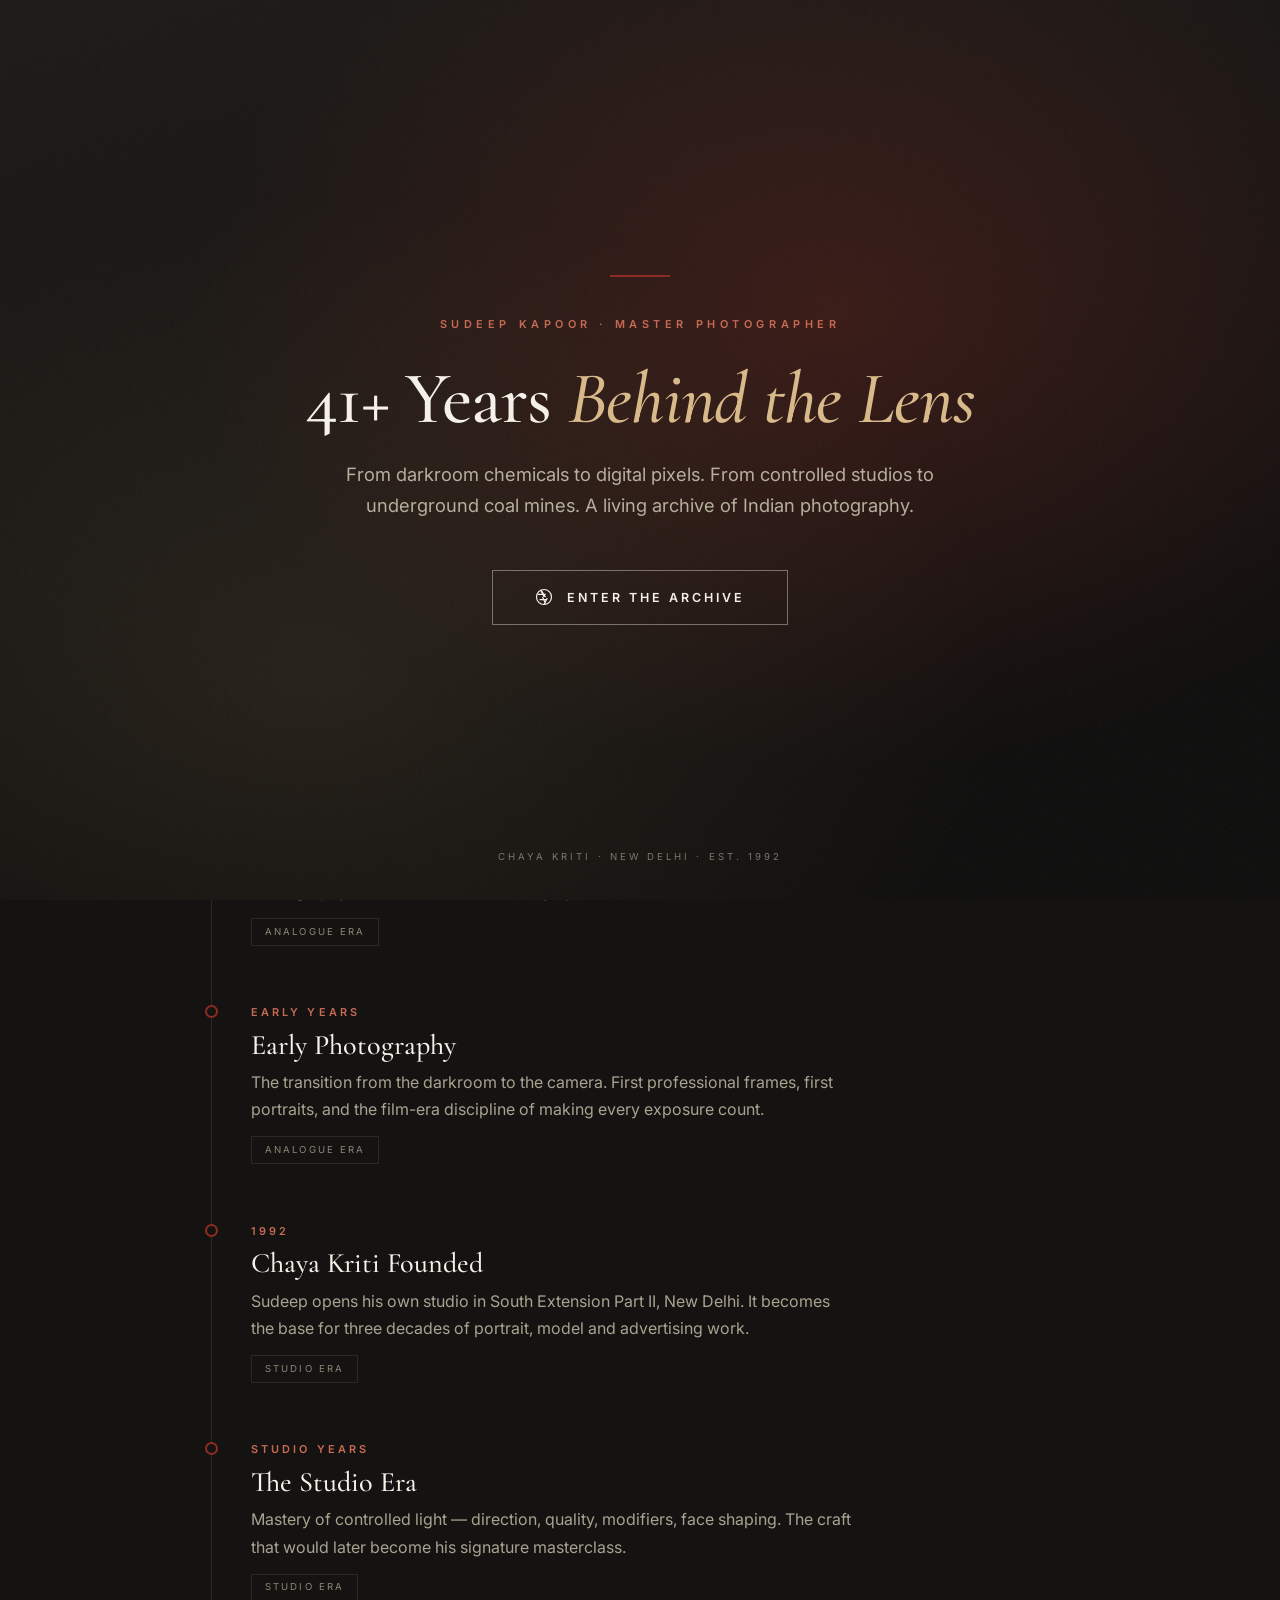
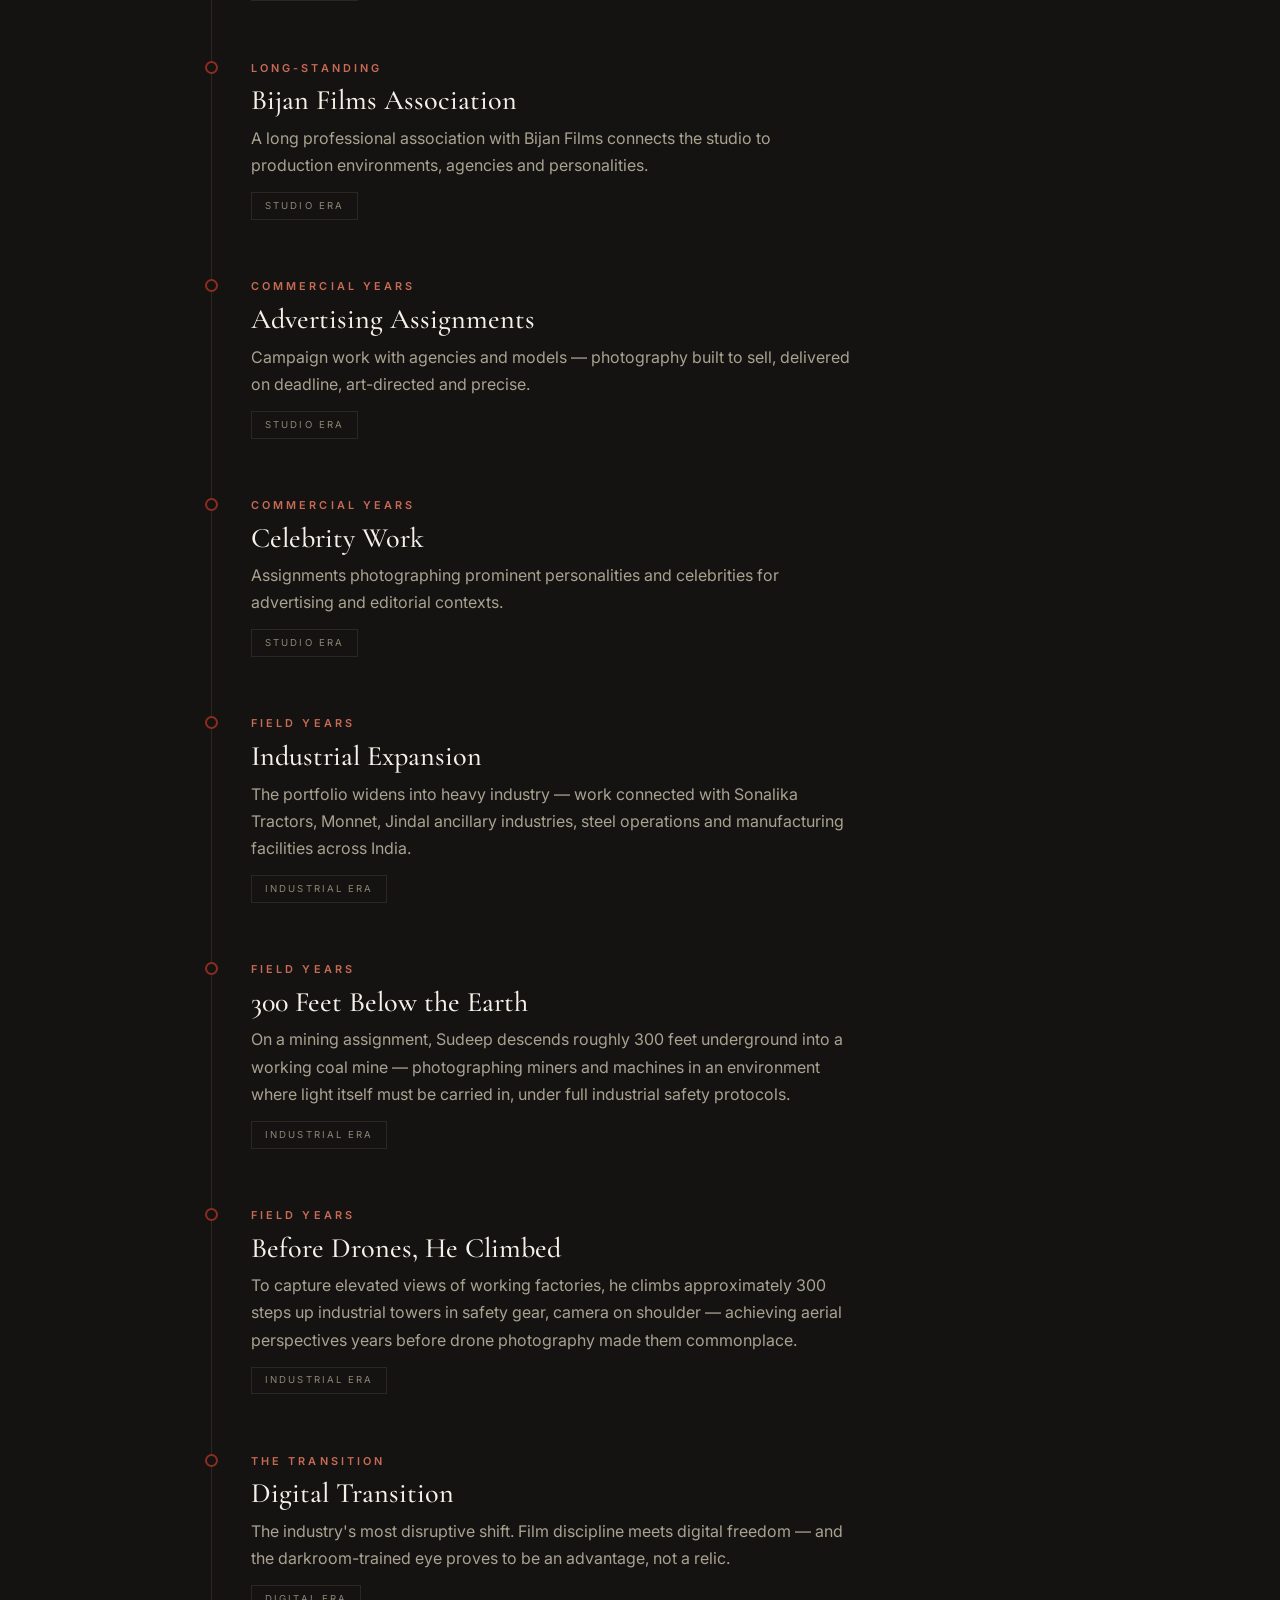
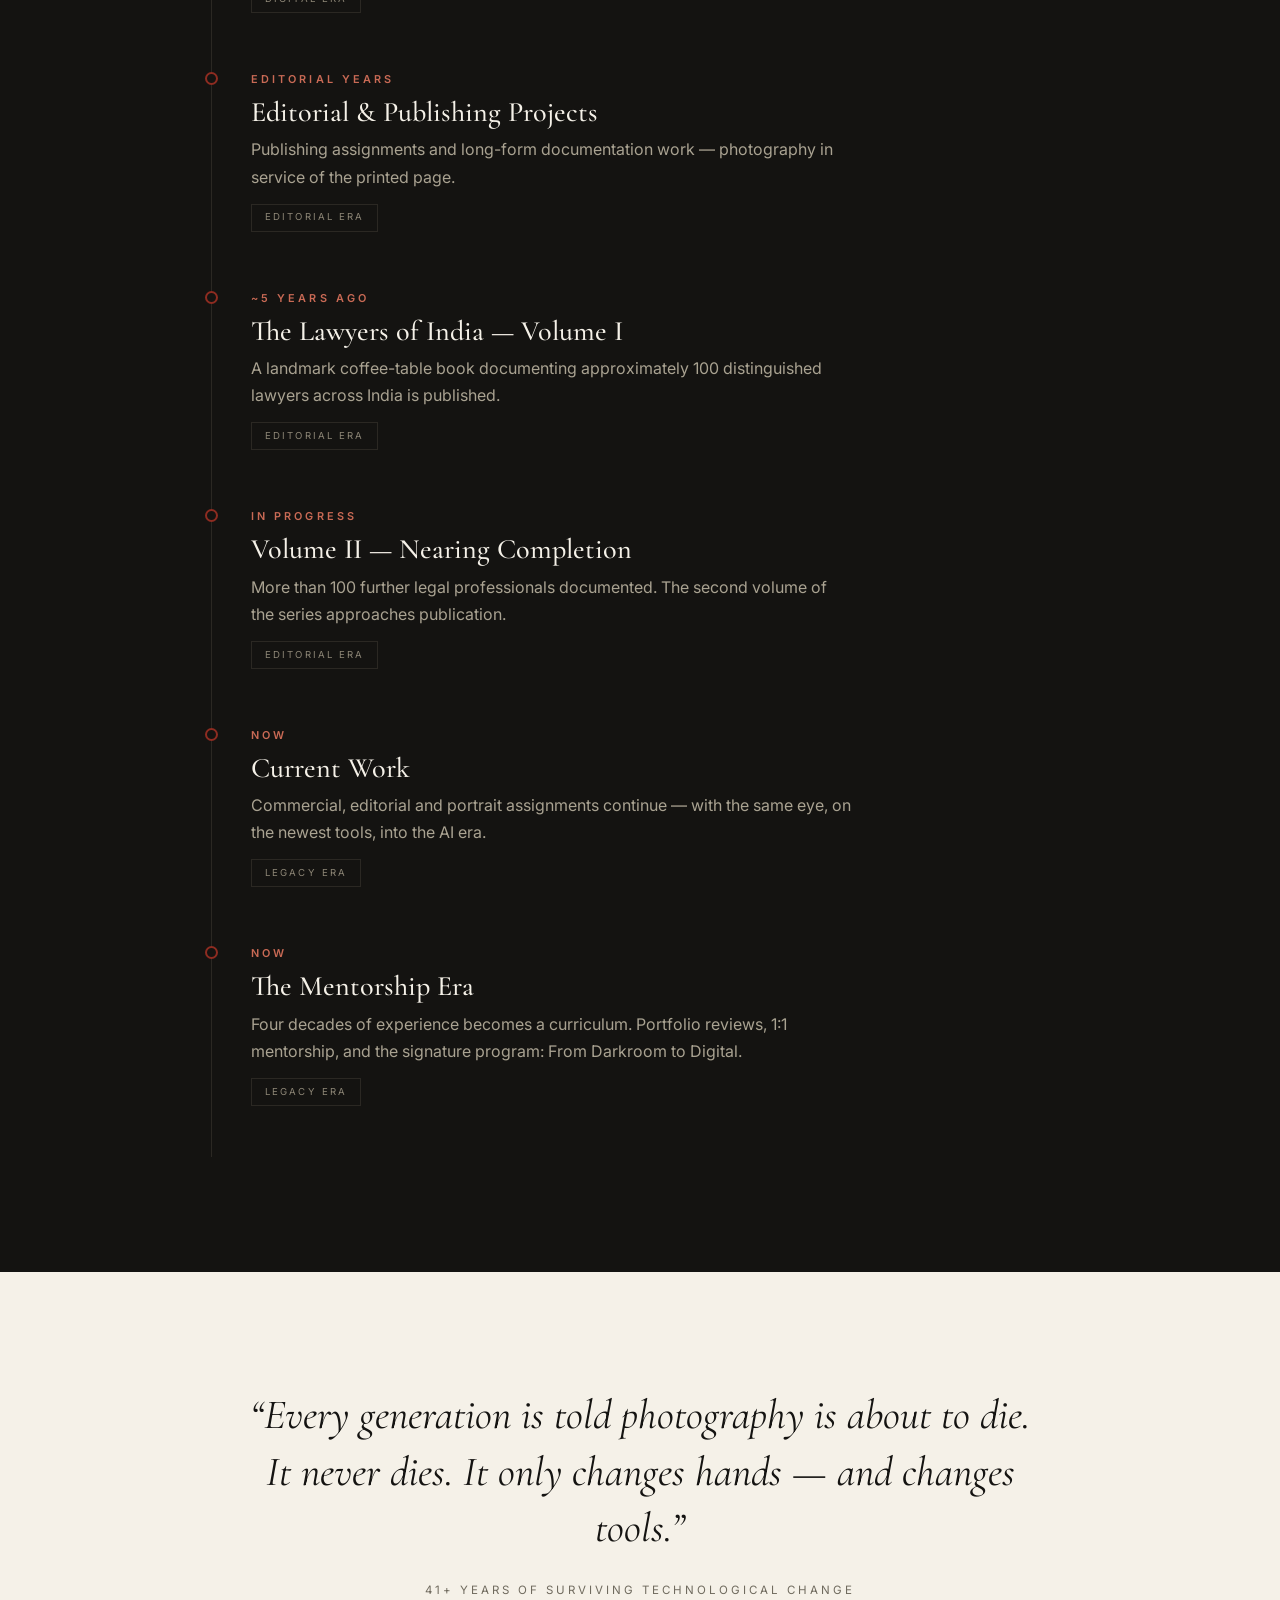
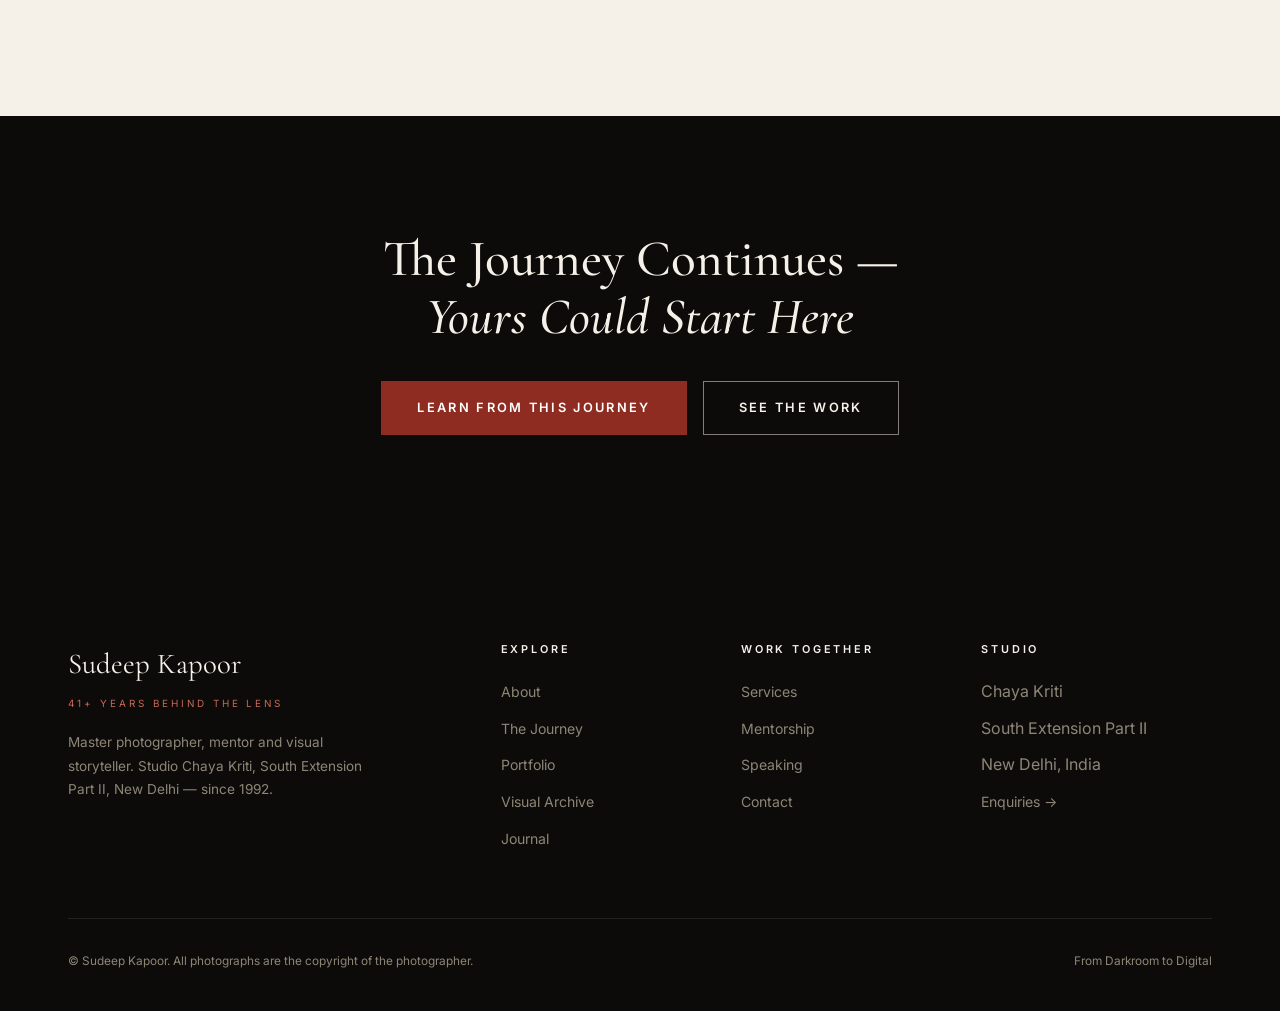
<file: journey.html>
<!DOCTYPE html>
<html lang="en">
<head>
<meta charset="UTF-8">
<meta name="viewport" content="width=device-width, initial-scale=1.0">
<meta name="description" content="The interactive journey of Sudeep Kapoor — darkroom, film, studio, advertising, industrial photography, editorial publishing, digital and the mentorship era. 41+ years behind the lens.">
<title>The Journey — Darkroom to Digital | Sudeep Kapoor</title>
<link rel="preconnect" href="https://fonts.googleapis.com">
<link rel="preconnect" href="https://fonts.gstatic.com" crossorigin>
<link href="https://fonts.googleapis.com/css2?family=Cormorant+Garamond:ital,wght@0,400;0,500;0,600;1,400;1,500&family=Inter:wght@400;500;600&display=swap" rel="stylesheet">
<link rel="stylesheet" href="css/style.css">
<link rel="stylesheet" href="css/v2.css">
<script src="js/layout.js"></script>
<link rel="canonical" href="https://iamsudeepkapoor.vercel.app/journey">
<meta name="robots" content="index,follow,max-image-preview:large,max-snippet:-1">
<meta name="author" content="Sudeep Kapoor">
<meta name="geo.region" content="IN-DL">
<meta name="geo.placename" content="New Delhi, India">
<meta name="theme-color" content="#0c0b0a">
<meta property="og:site_name" content="Sudeep Kapoor — 41+ Years Behind the Lens">
<meta property="og:type" content="website">
<meta property="og:url" content="https://iamsudeepkapoor.vercel.app/journey">
<meta property="og:title" content="The Journey — Darkroom to Digital | Sudeep Kapoor">
<meta property="og:description" content="The interactive journey of Sudeep Kapoor — darkroom, film, studio, advertising, industrial photography, editorial publishing, digital and the mentorship era. 41+ years behind the lens.">
<meta property="og:image" content="https://iamsudeepkapoor.vercel.app/assets/og-image.png">
<meta property="og:image:width" content="1200">
<meta property="og:image:height" content="630">
<meta property="og:locale" content="en_IN">
<meta name="twitter:card" content="summary_large_image">
<meta name="twitter:title" content="The Journey — Darkroom to Digital | Sudeep Kapoor">
<meta name="twitter:description" content="The interactive journey of Sudeep Kapoor — darkroom, film, studio, advertising, industrial photography, editorial publishing, digital and the mentorship era. 41+ years behind the lens.">
<meta name="twitter:image" content="https://iamsudeepkapoor.vercel.app/assets/og-image.png">
<script type="application/ld+json">{"@context":"https://schema.org","@graph":[{"@type":"WebSite","@id":"https://iamsudeepkapoor.vercel.app/#website","url":"https://iamsudeepkapoor.vercel.app/","name":"Sudeep Kapoor — 41+ Years Behind the Lens","publisher":{"@id":"https://iamsudeepkapoor.vercel.app/#person"},"inLanguage":"en"},{"@type":"Person","@id":"https://iamsudeepkapoor.vercel.app/#person","name":"Sudeep Kapoor","jobTitle":"Master Photographer","description":"Sudeep Kapoor is a veteran Indian master photographer with 41+ years of professional experience, working from darkroom-era film processes to digital photography. Founder of studio Chaya Kriti (1992) in South Extension Part II, New Delhi. Specialisations include portrait, studio, industrial, corporate, editorial, advertising and celebrity photography, plus photography mentorship.","url":"https://iamsudeepkapoor.vercel.app/","knowsAbout":["Portrait Photography","Studio Lighting","Industrial Photography","Corporate Photography","Editorial Photography","Advertising Photography","Darkroom Processes","Film Photography","Photography Mentorship","Coffee-Table Book Photography"],"worksFor":{"@id":"https://iamsudeepkapoor.vercel.app/#studio"},"workLocation":{"@type":"Place","address":{"@type":"PostalAddress","addressLocality":"New Delhi","addressRegion":"Delhi","addressCountry":"IN"}}},{"@type":["LocalBusiness","ProfessionalService"],"@id":"https://iamsudeepkapoor.vercel.app/#studio","name":"Chaya Kriti","alternateName":"Sudeep Kapoor Photography","description":"Chaya Kriti is the photography studio of Sudeep Kapoor, established in 1992 in South Extension Part II, New Delhi. Services: executive and leadership portraits, industrial photography, corporate photography, editorial photography, advertising photography, coffee-table book projects and pan-India assignments.","foundingDate":"1992","founder":{"@id":"https://iamsudeepkapoor.vercel.app/#person"},"url":"https://iamsudeepkapoor.vercel.app/","image":"https://iamsudeepkapoor.vercel.app/assets/og-image.png","address":{"@type":"PostalAddress","streetAddress":"South Extension Part II","addressLocality":"New Delhi","addressRegion":"Delhi","addressCountry":"IN"},"areaServed":[{"@type":"City","name":"New Delhi"},{"@type":"Country","name":"India"}],"knowsLanguage":["en","hi"]},{"@type":"WebPage","@id":"https://iamsudeepkapoor.vercel.app/journey#webpage","url":"https://iamsudeepkapoor.vercel.app/journey","name":"The Journey — From Darkroom to Digital","description":"Interactive career timeline of Sudeep Kapoor across analogue, studio, industrial, editorial and digital eras.","isPartOf":{"@id":"https://iamsudeepkapoor.vercel.app/#website"},"about":{"@id":"https://iamsudeepkapoor.vercel.app/#person"},"inLanguage":"en"},{"@type":"BreadcrumbList","itemListElement":[{"@type":"ListItem","position":1,"name":"Home","item":"https://iamsudeepkapoor.vercel.app/"},{"@type":"ListItem","position":2,"name":"Journey","item":"https://iamsudeepkapoor.vercel.app/journey"}]}]}</script>
</head>
<body>
<script>document.write(SK_NAV)</script>

<main id="main">

<header class="page-hero">
  <div class="hero-media" aria-hidden="true"></div>
  <div class="wrap">
    <span class="eyebrow on-dark">The Journey</span>
    <h1>From Darkroom <span class="serif-i" style="color:#d8b98a">to Digital</span></h1>
    <p class="lede">Photography reinvented itself at least five times in the last forty years. Sudeep Kapoor worked through every reinvention. Filter the milestones below by era.</p>
  </div>
</header>

<section class="dark" aria-labelledby="tl-h" data-filter-scope>
  <div class="wrap">
    <h2 id="tl-h" class="eyebrow" style="margin-bottom:2rem">Milestones</h2>
    <div class="filter-bar" role="group" aria-label="Filter milestones by era">
      <button class="filter-btn active" data-facet="era" data-value="all">All Eras</button>
      <button class="filter-btn" data-facet="era" data-value="analogue">Analogue</button>
      <button class="filter-btn" data-facet="era" data-value="studio">Studio</button>
      <button class="filter-btn" data-facet="era" data-value="industrial">Industrial</button>
      <button class="filter-btn" data-facet="era" data-value="editorial">Editorial</button>
      <button class="filter-btn" data-facet="era" data-value="digital">Digital &amp; Legacy</button>
    </div>

    <div class="timeline" style="margin-top:3rem">
      <div class="tl-item" data-item data-era="analogue">
        <span class="yr">The Beginning · Early 1980s</span>
        <h3>Darkroom Beginnings</h3>
        <p>A career founded in traditional darkroom workflows: colour negative processing, black-and-white film development, and transparencies. Photography learned from the chemistry upward.</p>
        <span class="era-tag">Analogue Era</span>
      </div>
      <div class="tl-item" data-item data-era="analogue">
        <span class="yr">Early Years</span>
        <h3>Early Photography</h3>
        <p>The transition from the darkroom to the camera. First professional frames, first portraits, and the film-era discipline of making every exposure count.</p>
        <span class="era-tag">Analogue Era</span>
      </div>
      <div class="tl-item" data-item data-era="studio">
        <span class="yr">1992</span>
        <h3>Chaya Kriti Founded</h3>
        <p>Sudeep opens his own studio in South Extension Part II, New Delhi. It becomes the base for three decades of portrait, model and advertising work.</p>
        <span class="era-tag">Studio Era</span>
      </div>
      <div class="tl-item" data-item data-era="studio">
        <span class="yr">Studio Years</span>
        <h3>The Studio Era</h3>
        <p>Mastery of controlled light — direction, quality, modifiers, face shaping. The craft that would later become his signature masterclass.</p>
        <span class="era-tag">Studio Era</span>
      </div>
      <div class="tl-item" data-item data-era="studio">
        <span class="yr">Long-standing</span>
        <h3>Bijan Films Association</h3>
        <p>A long professional association with Bijan Films connects the studio to production environments, agencies and personalities.</p>
        <span class="era-tag">Studio Era</span>
      </div>
      <div class="tl-item" data-item data-era="studio">
        <span class="yr">Commercial Years</span>
        <h3>Advertising Assignments</h3>
        <p>Campaign work with agencies and models — photography built to sell, delivered on deadline, art-directed and precise.</p>
        <span class="era-tag">Studio Era</span>
      </div>
      <div class="tl-item" data-item data-era="studio">
        <span class="yr">Commercial Years</span>
        <h3>Celebrity Work</h3>
        <p>Assignments photographing prominent personalities and celebrities for advertising and editorial contexts.</p>
        <span class="era-tag">Studio Era</span>
      </div>
      <div class="tl-item" data-item data-era="industrial">
        <span class="yr">Field Years</span>
        <h3>Industrial Expansion</h3>
        <p>The portfolio widens into heavy industry — work connected with Sonalika Tractors, Monnet, Jindal ancillary industries, steel operations and manufacturing facilities across India.</p>
        <span class="era-tag">Industrial Era</span>
      </div>
      <div class="tl-item" data-item data-era="industrial">
        <span class="yr">Field Years</span>
        <h3>300 Feet Below the Earth</h3>
        <p>On a mining assignment, Sudeep descends roughly 300 feet underground into a working coal mine — photographing miners and machines in an environment where light itself must be carried in, under full industrial safety protocols.</p>
        <span class="era-tag">Industrial Era</span>
      </div>
      <div class="tl-item" data-item data-era="industrial">
        <span class="yr">Field Years</span>
        <h3>Before Drones, He Climbed</h3>
        <p>To capture elevated views of working factories, he climbs approximately 300 steps up industrial towers in safety gear, camera on shoulder — achieving aerial perspectives years before drone photography made them commonplace.</p>
        <span class="era-tag">Industrial Era</span>
      </div>
      <div class="tl-item" data-item data-era="digital">
        <span class="yr">The Transition</span>
        <h3>Digital Transition</h3>
        <p>The industry's most disruptive shift. Film discipline meets digital freedom — and the darkroom-trained eye proves to be an advantage, not a relic.</p>
        <span class="era-tag">Digital Era</span>
      </div>
      <div class="tl-item" data-item data-era="editorial">
        <span class="yr">Editorial Years</span>
        <h3>Editorial &amp; Publishing Projects</h3>
        <p>Publishing assignments and long-form documentation work — photography in service of the printed page.</p>
        <span class="era-tag">Editorial Era</span>
      </div>
      <div class="tl-item" data-item data-era="editorial">
        <span class="yr">~5 Years Ago</span>
        <h3>The Lawyers of India — Volume I</h3>
        <p>A landmark coffee-table book documenting approximately 100 distinguished lawyers across India is published.</p>
        <span class="era-tag">Editorial Era</span>
      </div>
      <div class="tl-item" data-item data-era="editorial">
        <span class="yr">In Progress</span>
        <h3>Volume II — Nearing Completion</h3>
        <p>More than 100 further legal professionals documented. The second volume of the series approaches publication.</p>
        <span class="era-tag">Editorial Era</span>
      </div>
      <div class="tl-item" data-item data-era="digital">
        <span class="yr">Now</span>
        <h3>Current Work</h3>
        <p>Commercial, editorial and portrait assignments continue — with the same eye, on the newest tools, into the AI era.</p>
        <span class="era-tag">Legacy Era</span>
      </div>
      <div class="tl-item" data-item data-era="digital">
        <span class="yr">Now</span>
        <h3>The Mentorship Era</h3>
        <p>Four decades of experience becomes a curriculum. Portfolio reviews, 1:1 mentorship, and the signature program: From Darkroom to Digital.</p>
        <span class="era-tag">Legacy Era</span>
      </div>
    </div>
    <div class="empty-state">No milestones in this era filter.</div>
  </div>
</section>

<section aria-label="Perspective">
  <div class="wrap pull-quote animate">
    <blockquote>&ldquo;Every generation is told photography is about to die. It never dies. It only changes hands — and changes tools.&rdquo;</blockquote>
    <cite>41+ years of surviving technological change</cite>
  </div>
</section>

<section class="darker cta-band" aria-labelledby="cta-h">
  <div class="wrap">
    <h2 id="cta-h" class="animate" style="color:var(--ivory)">The Journey Continues — <span class="serif-i">Yours Could Start Here</span></h2>
    <div class="btn-row animate d1">
      <a href="mentorship.html" class="btn btn-red">Learn From This Journey</a>
      <a href="portfolio.html" class="btn btn-ghost-light">See the Work</a>
    </div>
  </div>
</section>

</main>
<script>document.write(SK_FOOTER)</script>
<script src="js/config.js"></script>
<script src="js/main.js"></script>
<script src="js/welcome.js"></script>
<script src="js/render.js"></script>
</body>
</html>
</file>
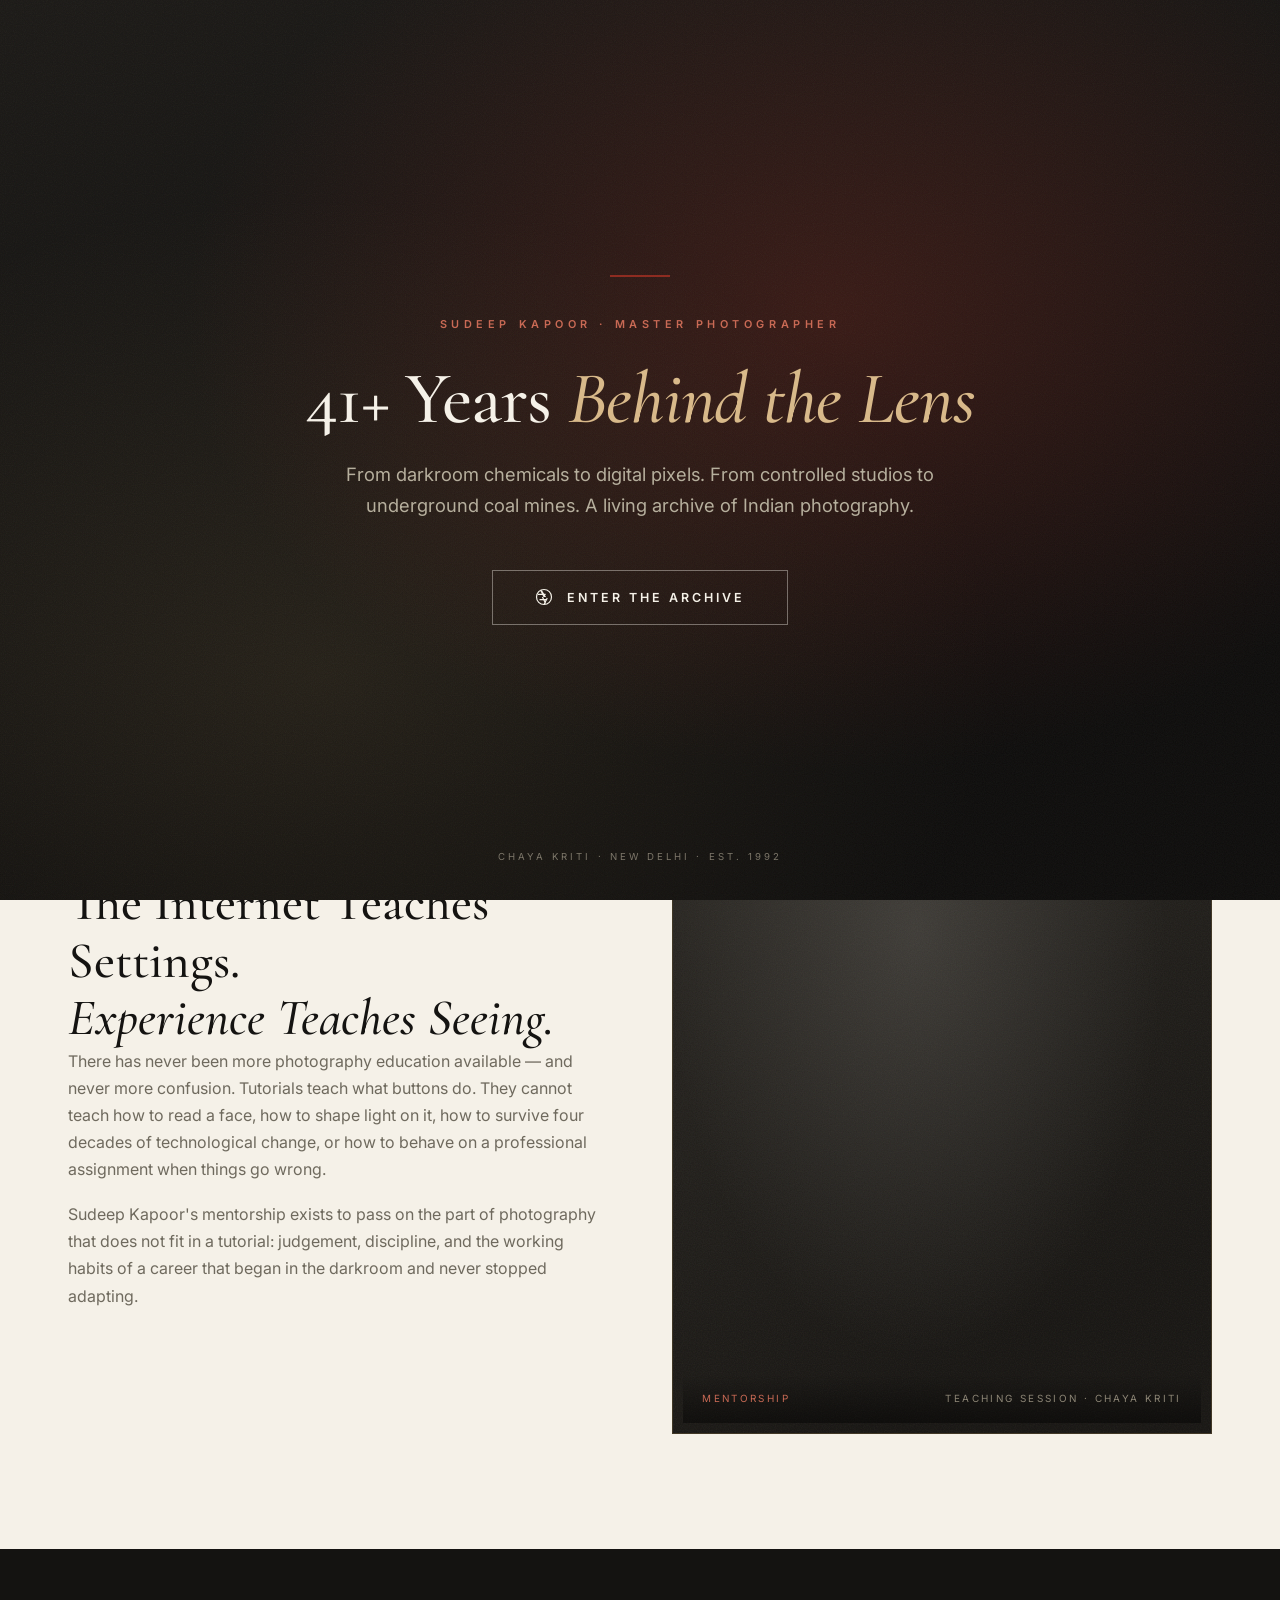
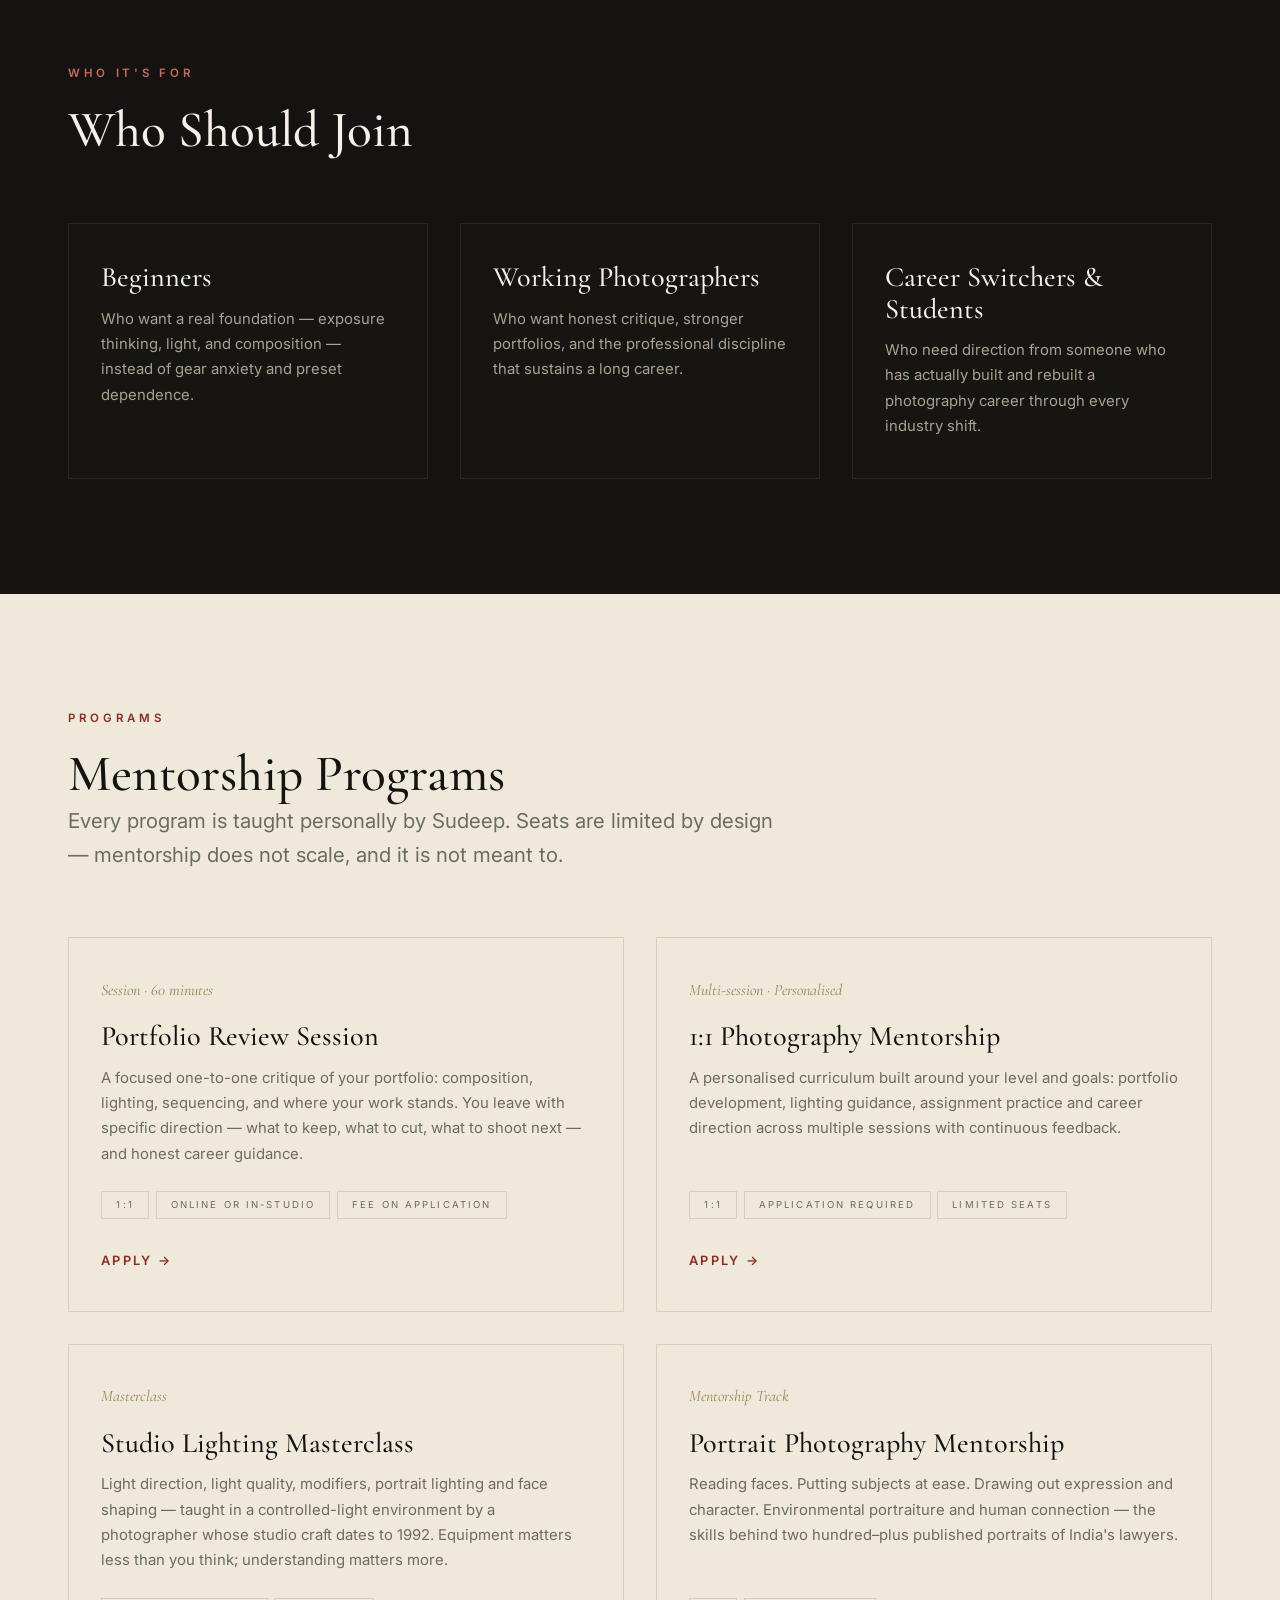
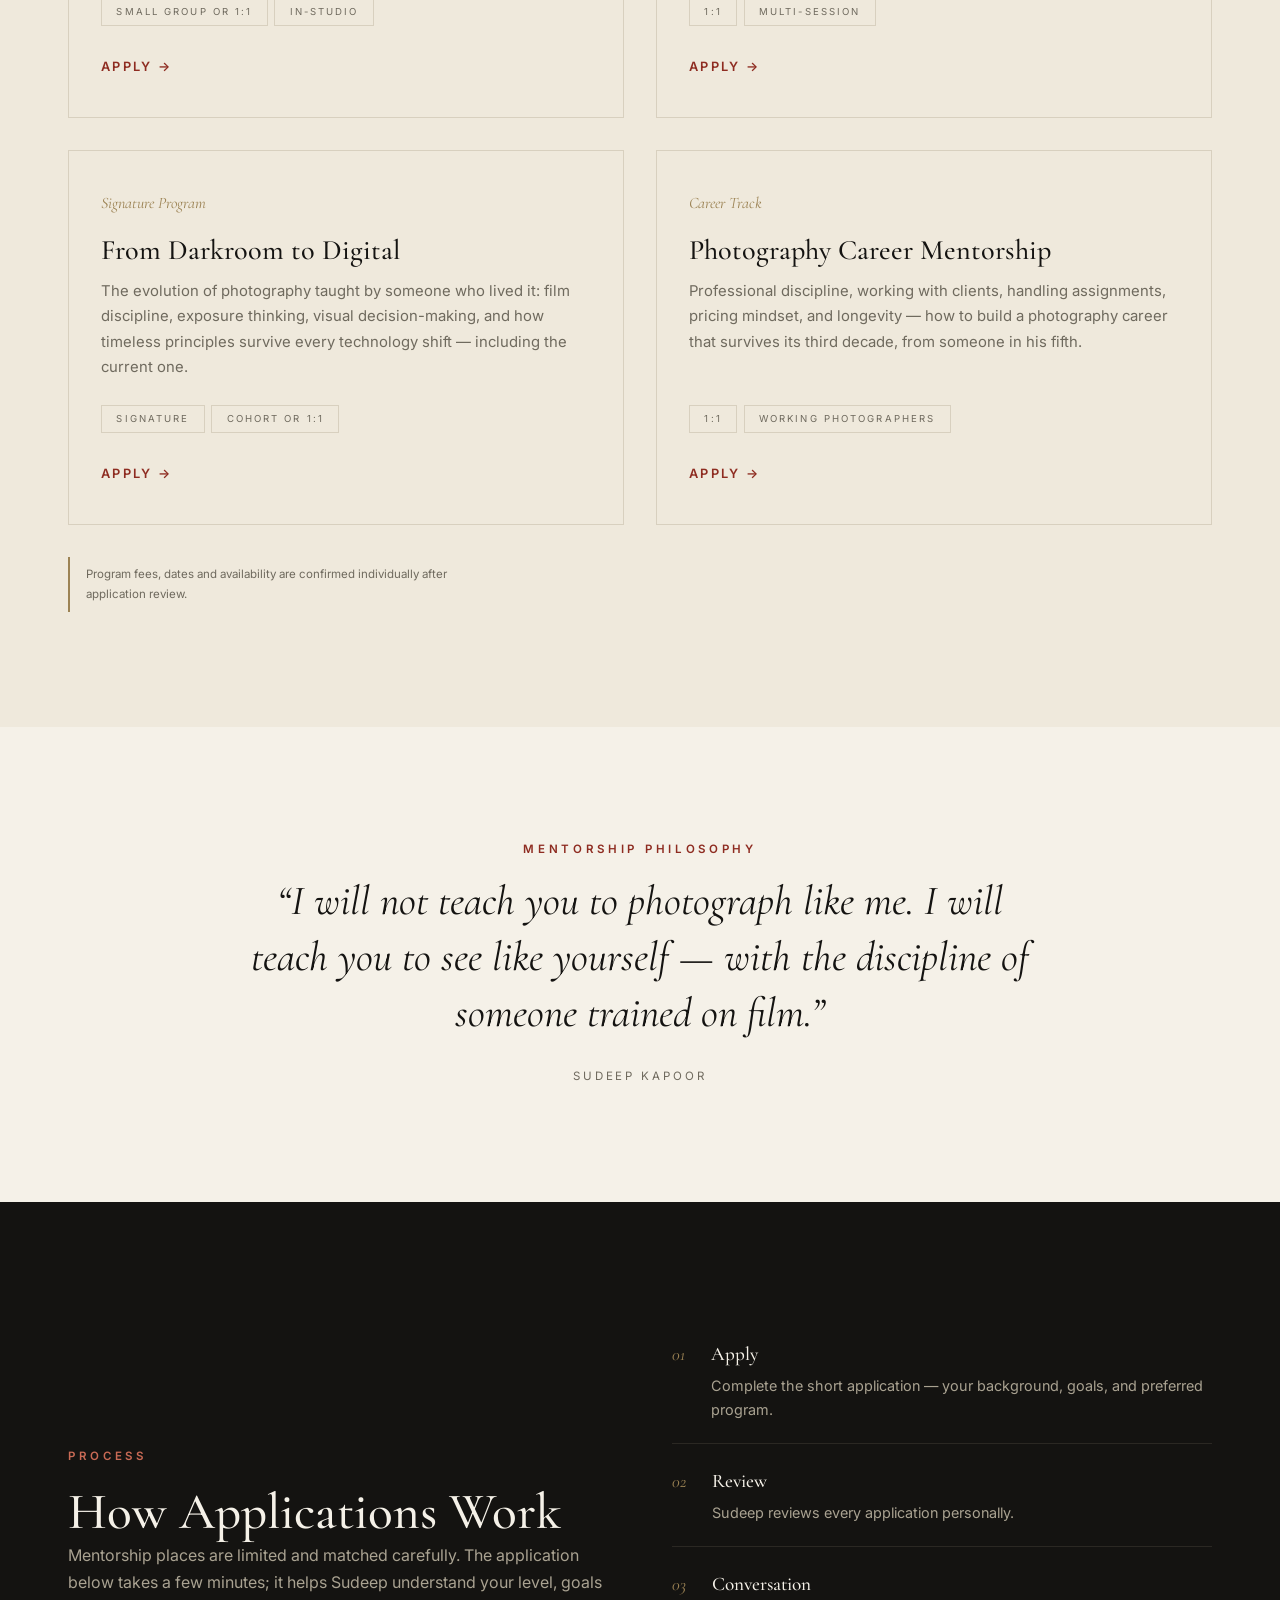
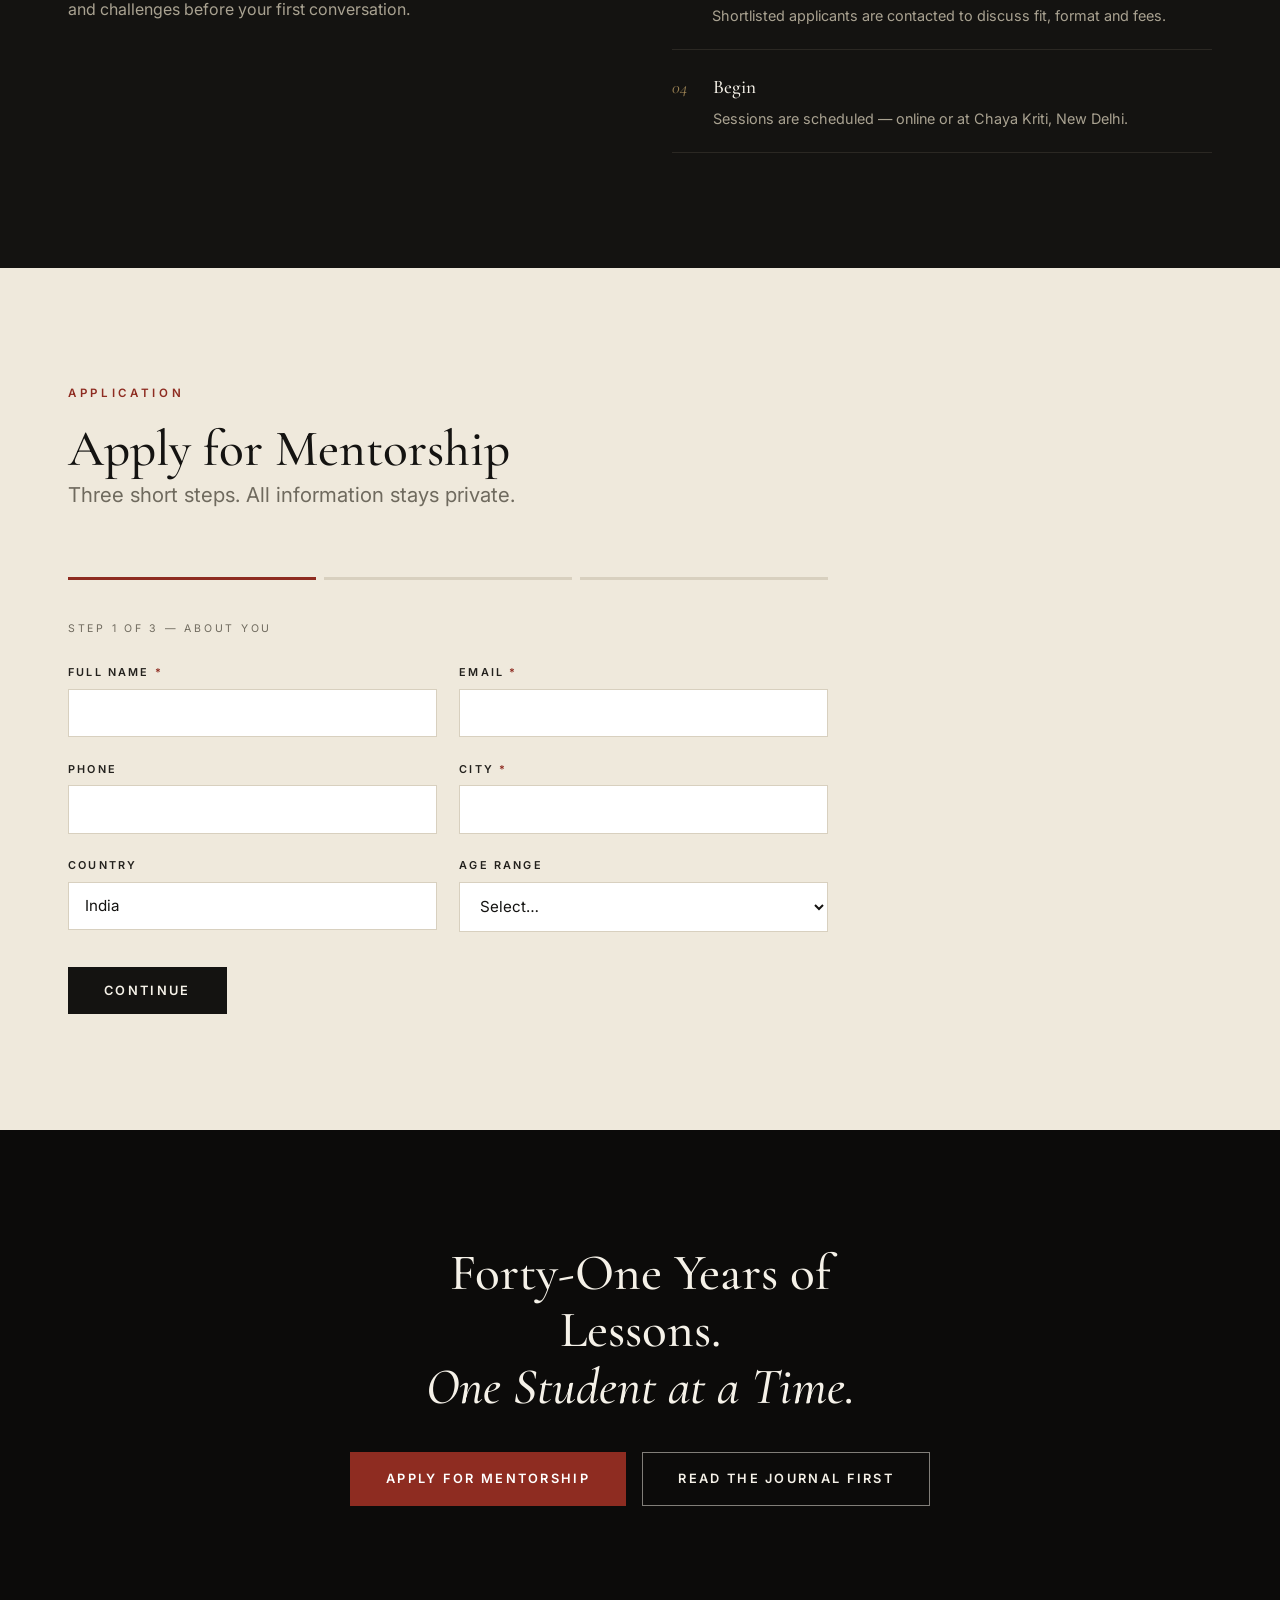
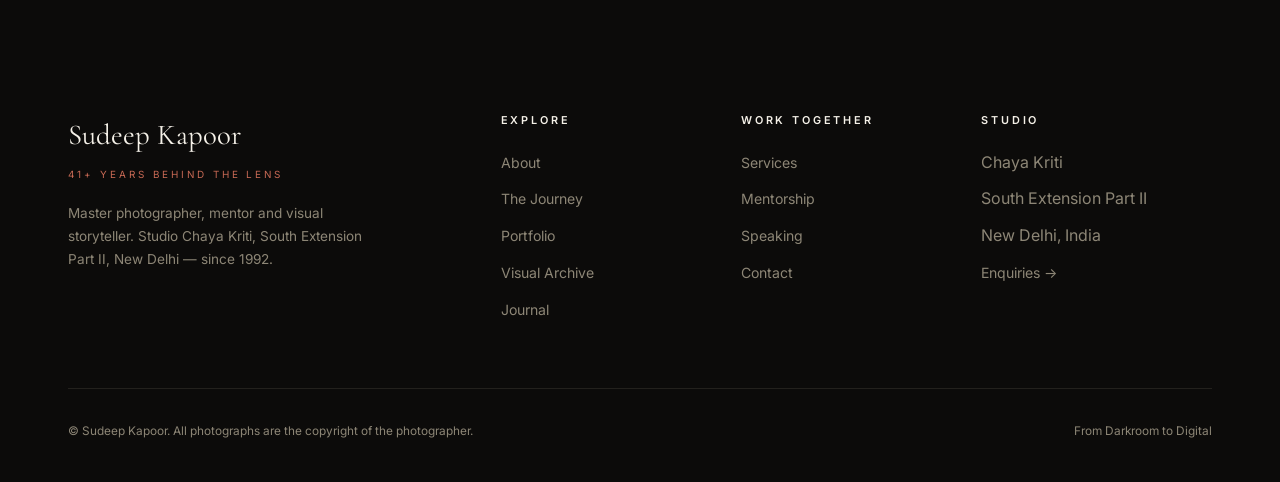
<file: mentorship.html>
<!DOCTYPE html>
<html lang="en">
<head>
<meta charset="UTF-8">
<meta name="viewport" content="width=device-width, initial-scale=1.0">
<meta name="description" content="Photography mentorship with Sudeep Kapoor — portfolio reviews, 1:1 mentorship, studio lighting masterclass and the signature From Darkroom to Digital program. Learn from 41+ years behind the lens.">
<title>Photography Mentorship — Learn From 41+ Years | Sudeep Kapoor</title>
<link rel="preconnect" href="https://fonts.googleapis.com">
<link rel="preconnect" href="https://fonts.gstatic.com" crossorigin>
<link href="https://fonts.googleapis.com/css2?family=Cormorant+Garamond:ital,wght@0,400;0,500;0,600;1,400;1,500&family=Inter:wght@400;500;600&display=swap" rel="stylesheet">
<link rel="stylesheet" href="css/style.css">
<link rel="stylesheet" href="css/v2.css">
<script src="js/layout.js"></script>
<link rel="canonical" href="https://iamsudeepkapoor.vercel.app/mentorship">
<meta name="robots" content="index,follow,max-image-preview:large,max-snippet:-1">
<meta name="author" content="Sudeep Kapoor">
<meta name="geo.region" content="IN-DL">
<meta name="geo.placename" content="New Delhi, India">
<meta name="theme-color" content="#0c0b0a">
<meta property="og:site_name" content="Sudeep Kapoor — 41+ Years Behind the Lens">
<meta property="og:type" content="website">
<meta property="og:url" content="https://iamsudeepkapoor.vercel.app/mentorship">
<meta property="og:title" content="Photography Mentorship — Learn From 41+ Years | Sudeep Kapoor">
<meta property="og:description" content="Photography mentorship with Sudeep Kapoor — portfolio reviews, 1:1 mentorship, studio lighting masterclass and the signature From Darkroom to Digital program. Learn from 41+ years behind the lens.">
<meta property="og:image" content="https://iamsudeepkapoor.vercel.app/assets/og-image.png">
<meta property="og:image:width" content="1200">
<meta property="og:image:height" content="630">
<meta property="og:locale" content="en_IN">
<meta name="twitter:card" content="summary_large_image">
<meta name="twitter:title" content="Photography Mentorship — Learn From 41+ Years | Sudeep Kapoor">
<meta name="twitter:description" content="Photography mentorship with Sudeep Kapoor — portfolio reviews, 1:1 mentorship, studio lighting masterclass and the signature From Darkroom to Digital program. Learn from 41+ years behind the lens.">
<meta name="twitter:image" content="https://iamsudeepkapoor.vercel.app/assets/og-image.png">
<script type="application/ld+json">{"@context":"https://schema.org","@graph":[{"@type":"WebSite","@id":"https://iamsudeepkapoor.vercel.app/#website","url":"https://iamsudeepkapoor.vercel.app/","name":"Sudeep Kapoor — 41+ Years Behind the Lens","publisher":{"@id":"https://iamsudeepkapoor.vercel.app/#person"},"inLanguage":"en"},{"@type":"Person","@id":"https://iamsudeepkapoor.vercel.app/#person","name":"Sudeep Kapoor","jobTitle":"Master Photographer","description":"Sudeep Kapoor is a veteran Indian master photographer with 41+ years of professional experience, working from darkroom-era film processes to digital photography. Founder of studio Chaya Kriti (1992) in South Extension Part II, New Delhi. Specialisations include portrait, studio, industrial, corporate, editorial, advertising and celebrity photography, plus photography mentorship.","url":"https://iamsudeepkapoor.vercel.app/","knowsAbout":["Portrait Photography","Studio Lighting","Industrial Photography","Corporate Photography","Editorial Photography","Advertising Photography","Darkroom Processes","Film Photography","Photography Mentorship","Coffee-Table Book Photography"],"worksFor":{"@id":"https://iamsudeepkapoor.vercel.app/#studio"},"workLocation":{"@type":"Place","address":{"@type":"PostalAddress","addressLocality":"New Delhi","addressRegion":"Delhi","addressCountry":"IN"}}},{"@type":["LocalBusiness","ProfessionalService"],"@id":"https://iamsudeepkapoor.vercel.app/#studio","name":"Chaya Kriti","alternateName":"Sudeep Kapoor Photography","description":"Chaya Kriti is the photography studio of Sudeep Kapoor, established in 1992 in South Extension Part II, New Delhi. Services: executive and leadership portraits, industrial photography, corporate photography, editorial photography, advertising photography, coffee-table book projects and pan-India assignments.","foundingDate":"1992","founder":{"@id":"https://iamsudeepkapoor.vercel.app/#person"},"url":"https://iamsudeepkapoor.vercel.app/","image":"https://iamsudeepkapoor.vercel.app/assets/og-image.png","address":{"@type":"PostalAddress","streetAddress":"South Extension Part II","addressLocality":"New Delhi","addressRegion":"Delhi","addressCountry":"IN"},"areaServed":[{"@type":"City","name":"New Delhi"},{"@type":"Country","name":"India"}],"knowsLanguage":["en","hi"]},{"@type":"WebPage","@id":"https://iamsudeepkapoor.vercel.app/mentorship#webpage","url":"https://iamsudeepkapoor.vercel.app/mentorship","name":"Photography Mentorship","description":"Mentorship programs taught personally by Sudeep Kapoor: portfolio reviews, 1:1 mentorship, studio lighting masterclass and the signature From Darkroom to Digital program.","isPartOf":{"@id":"https://iamsudeepkapoor.vercel.app/#website"},"about":{"@id":"https://iamsudeepkapoor.vercel.app/#person"},"inLanguage":"en"},{"@type":"BreadcrumbList","itemListElement":[{"@type":"ListItem","position":1,"name":"Home","item":"https://iamsudeepkapoor.vercel.app/"},{"@type":"ListItem","position":2,"name":"Mentorship","item":"https://iamsudeepkapoor.vercel.app/mentorship"}]}]}</script>
</head>
<body>
<script>document.write(SK_NAV)</script>

<main id="main">

<header class="page-hero">
  <div class="hero-media" aria-hidden="true"></div>
  <div class="wrap">
    <span class="eyebrow on-dark">Mentorship</span>
    <h1>Learn From 41+ Years <span class="serif-i" style="color:#d8b98a">Behind the Lens</span></h1>
    <p class="lede">Not another photography tutorial. A direct learning experience with a photographer who has worked from darkrooms to digital — and is still working.</p>
    <div class="btn-row">
      <a href="#apply" class="btn btn-red">Apply for Mentorship</a>
      <a href="#programs" class="btn btn-ghost-light">View Programs</a>
    </div>
  </div>
</header>

<section aria-labelledby="why-h">
  <div class="wrap split">
    <div class="body animate">
      <span class="eyebrow">Why This Exists</span>
      <h2 id="why-h">The Internet Teaches Settings.<br><span class="serif-i">Experience Teaches Seeing.</span></h2>
      <p>There has never been more photography education available — and never more confusion. Tutorials teach what buttons do. They cannot teach how to read a face, how to shape light on it, how to survive four decades of technological change, or how to behave on a professional assignment when things go wrong.</p>
      <p>Sudeep Kapoor's mentorship exists to pass on the part of photography that does not fit in a tutorial: judgement, discipline, and the working habits of a career that began in the darkroom and never stopped adapting.</p>
    </div>
    <div class="animate d1">
      <div class="ph r-34 ph-frame" style="--phx:45%;--phy:30%;--pha:150deg"><span class="ph-label"><span class="cat">Mentorship</span><span>Teaching session · Chaya Kriti</span></span></div>
    </div>
  </div>
</section>

<section class="dark" aria-labelledby="who-h">
  <div class="wrap">
    <div class="section-head animate">
      <span class="eyebrow">Who It's For</span>
      <h2 id="who-h">Who Should Join</h2>
    </div>
    <div class="grid g-3">
      <div class="card animate"><h3>Beginners</h3><p>Who want a real foundation — exposure thinking, light, and composition — instead of gear anxiety and preset dependence.</p></div>
      <div class="card animate d1"><h3>Working Photographers</h3><p>Who want honest critique, stronger portfolios, and the professional discipline that sustains a long career.</p></div>
      <div class="card animate d2"><h3>Career Switchers &amp; Students</h3><p>Who need direction from someone who has actually built and rebuilt a photography career through every industry shift.</p></div>
    </div>
  </div>
</section>

<section id="programs" class="paper-bg" aria-labelledby="prog-h">
  <div class="wrap">
    <div class="section-head animate">
      <span class="eyebrow">Programs</span>
      <h2 id="prog-h">Mentorship Programs</h2>
      <p class="lede">Every program is taught personally by Sudeep. Seats are limited by design — mentorship does not scale, and it is not meant to.</p>
    </div>
    <div class="grid g-2">
      <div class="card animate">
        <span class="idx">Session · 60 minutes</span>
        <h3>Portfolio Review Session</h3>
        <p>A focused one-to-one critique of your portfolio: composition, lighting, sequencing, and where your work stands. You leave with specific direction — what to keep, what to cut, what to shoot next — and honest career guidance.</p>
        <div style="margin-top:1.4rem"><span class="tag-pill">1:1</span><span class="tag-pill">Online or In-Studio</span><span class="tag-pill">Fee on application</span></div>
        <a href="#apply" class="text-link">Apply →</a>
      </div>
      <div class="card animate d1">
        <span class="idx">Multi-session · Personalised</span>
        <h3>1:1 Photography Mentorship</h3>
        <p>A personalised curriculum built around your level and goals: portfolio development, lighting guidance, assignment practice and career direction across multiple sessions with continuous feedback.</p>
        <div style="margin-top:1.4rem"><span class="tag-pill">1:1</span><span class="tag-pill">Application Required</span><span class="tag-pill">Limited Seats</span></div>
        <a href="#apply" class="text-link">Apply →</a>
      </div>
      <div class="card animate">
        <span class="idx">Masterclass</span>
        <h3>Studio Lighting Masterclass</h3>
        <p>Light direction, light quality, modifiers, portrait lighting and face shaping — taught in a controlled-light environment by a photographer whose studio craft dates to 1992. Equipment matters less than you think; understanding matters more.</p>
        <div style="margin-top:1.4rem"><span class="tag-pill">Small Group or 1:1</span><span class="tag-pill">In-Studio</span></div>
        <a href="#apply" class="text-link">Apply →</a>
      </div>
      <div class="card animate d1">
        <span class="idx">Mentorship Track</span>
        <h3>Portrait Photography Mentorship</h3>
        <p>Reading faces. Putting subjects at ease. Drawing out expression and character. Environmental portraiture and human connection — the skills behind two hundred–plus published portraits of India's lawyers.</p>
        <div style="margin-top:1.4rem"><span class="tag-pill">1:1</span><span class="tag-pill">Multi-Session</span></div>
        <a href="#apply" class="text-link">Apply →</a>
      </div>
      <div class="card animate">
        <span class="idx">Signature Program</span>
        <h3>From Darkroom to Digital</h3>
        <p>The evolution of photography taught by someone who lived it: film discipline, exposure thinking, visual decision-making, and how timeless principles survive every technology shift — including the current one.</p>
        <div style="margin-top:1.4rem"><span class="tag-pill">Signature</span><span class="tag-pill">Cohort or 1:1</span></div>
        <a href="#apply" class="text-link">Apply →</a>
      </div>
      <div class="card animate d1">
        <span class="idx">Career Track</span>
        <h3>Photography Career Mentorship</h3>
        <p>Professional discipline, working with clients, handling assignments, pricing mindset, and longevity — how to build a photography career that survives its third decade, from someone in his fifth.</p>
        <div style="margin-top:1.4rem"><span class="tag-pill">1:1</span><span class="tag-pill">Working Photographers</span></div>
        <a href="#apply" class="text-link">Apply →</a>
      </div>
    </div>
    <p class="placeholder-note">Program fees, dates and availability are confirmed individually after application review.</p>
  </div>
</section>

<section aria-labelledby="phil-h">
  <div class="wrap pull-quote animate">
    <h2 id="phil-h" class="eyebrow" style="text-align:center">Mentorship Philosophy</h2>
    <blockquote>&ldquo;I will not teach you to photograph like me. I will teach you to see like yourself — with the discipline of someone trained on film.&rdquo;</blockquote>
    <cite>Sudeep Kapoor</cite>
  </div>
</section>

<section class="dark" aria-labelledby="proc-h">
  <div class="wrap split">
    <div class="body animate">
      <span class="eyebrow">Process</span>
      <h2 id="proc-h">How Applications Work</h2>
      <p>Mentorship places are limited and matched carefully. The application below takes a few minutes; it helps Sudeep understand your level, goals and challenges before your first conversation.</p>
    </div>
    <div class="animate d1">
      <ol class="num-list">
        <li><div><strong>Apply</strong><p>Complete the short application — your background, goals, and preferred program.</p></div></li>
        <li><div><strong>Review</strong><p>Sudeep reviews every application personally.</p></div></li>
        <li><div><strong>Conversation</strong><p>Shortlisted applicants are contacted to discuss fit, format and fees.</p></div></li>
        <li><div><strong>Begin</strong><p>Sessions are scheduled — online or at Chaya Kriti, New Delhi.</p></div></li>
      </ol>
    </div>
  </div>
</section>

<!-- ============ APPLICATION ============ -->
<section id="apply" class="paper-bg" aria-labelledby="apply-h">
  <div class="wrap">
    <div class="section-head animate">
      <span class="eyebrow">Application</span>
      <h2 id="apply-h">Apply for Mentorship</h2>
      <p class="lede">Three short steps. All information stays private.</p>
    </div>

    <form class="form-shell" data-multistep data-supabase="mentorship_applications" data-success="apply-success" novalidate>
      <div class="steps-bar" aria-hidden="true">
        <div class="step-dot done"></div><div class="step-dot"></div><div class="step-dot"></div>
      </div>

      <div class="form-step active">
        <p class="step-label">Step 1 of 3 — About You</p>
        <div class="form-grid">
          <div class="field"><label for="ap-name">Full Name <span class="req">*</span></label><input id="ap-name" name="name" type="text" required autocomplete="name"><span class="err">Please enter your name.</span></div>
          <div class="field"><label for="ap-email">Email <span class="req">*</span></label><input id="ap-email" name="email" type="email" required autocomplete="email"><span class="err">Please enter a valid email.</span></div>
          <div class="field"><label for="ap-phone">Phone</label><input id="ap-phone" name="phone" type="tel" autocomplete="tel"></div>
          <div class="field"><label for="ap-city">City <span class="req">*</span></label><input id="ap-city" name="city" type="text" required><span class="err">Please enter your city.</span></div>
          <div class="field"><label for="ap-country">Country</label><input id="ap-country" name="country" type="text" value="India"></div>
          <div class="field"><label for="ap-age">Age Range</label>
            <select id="ap-age" name="age"><option value="">Select…</option><option>Under 18</option><option>18–24</option><option>25–34</option><option>35–44</option><option>45+</option></select>
          </div>
        </div>
        <div class="btn-row"><button type="button" class="btn btn-solid" data-next>Continue</button></div>
      </div>

      <div class="form-step">
        <p class="step-label">Step 2 of 3 — Your Photography</p>
        <div class="form-grid">
          <div class="field"><label for="ap-level">Current Level <span class="req">*</span></label>
            <select id="ap-level" name="level" required><option value="">Select…</option><option>Beginner</option><option>Intermediate</option><option>Advanced / Working Photographer</option><option>Professional</option></select>
            <span class="err">Please select your level.</span>
          </div>
          <div class="field"><label for="ap-years">Years of Experience</label>
            <select id="ap-years" name="years"><option value="">Select…</option><option>0–1</option><option>2–5</option><option>6–10</option><option>10+</option></select>
          </div>
          <div class="field"><label for="ap-camera">Camera System</label><input id="ap-camera" name="camera" type="text" placeholder="e.g. Canon, Nikon, Sony, Phone"></div>
          <div class="field"><label for="ap-interest">Primary Interest <span class="req">*</span></label>
            <select id="ap-interest" name="interest" required><option value="">Select…</option><option>Portraits</option><option>Studio Lighting</option><option>Industrial / Corporate</option><option>Editorial / Documentary</option><option>Career Development</option><option>General Craft</option></select>
            <span class="err">Please select an interest.</span>
          </div>
          <div class="field full"><label for="ap-portfolio">Portfolio URL (or Instagram)</label><input id="ap-portfolio" name="portfolio" type="url" placeholder="https://"></div>
        </div>
        <div class="btn-row"><button type="button" class="btn" data-prev>Back</button><button type="button" class="btn btn-solid" data-next>Continue</button></div>
      </div>

      <div class="form-step">
        <p class="step-label">Step 3 of 3 — Goals &amp; Program</p>
        <div class="form-grid">
          <div class="field full"><label for="ap-program">Preferred Program <span class="req">*</span></label>
            <select id="ap-program" name="program" required>
              <option value="">Select…</option>
              <option>Portfolio Review Session</option>
              <option>1:1 Photography Mentorship</option>
              <option>Studio Lighting Masterclass</option>
              <option>Portrait Photography Mentorship</option>
              <option>From Darkroom to Digital</option>
              <option>Photography Career Mentorship</option>
              <option>Not sure — advise me</option>
            </select>
            <span class="err">Please choose a program.</span>
          </div>
          <div class="field full"><label for="ap-goals">Your Goals <span class="req">*</span></label><textarea id="ap-goals" name="goals" required placeholder="What do you want from this mentorship?"></textarea><span class="err">Please describe your goals.</span></div>
          <div class="field full"><label for="ap-challenge">Your Biggest Challenge Right Now</label><textarea id="ap-challenge" name="challenge"></textarea></div>
          <div class="field full"><label for="ap-why">Why Sudeep Kapoor?</label><textarea id="ap-why" name="why"></textarea></div>
          <div class="field full check-row">
            <input id="ap-consent" type="checkbox" required>
            <label for="ap-consent">I consent to being contacted about this application. <span class="req">*</span></label>
            <span class="err">Consent is required.</span>
          </div>
        </div>
        <div class="btn-row"><button type="button" class="btn" data-prev>Back</button><button type="submit" class="btn btn-red">Submit Application</button></div>
      </div>
    </form>

    <div class="form-success" id="apply-success" role="status">
      <div class="mark">✳</div>
      <h3>Application Received</h3>
      <p>Thank you. Sudeep reviews every application personally — shortlisted applicants will be contacted to discuss the right program, format and fees.</p>
    </div>
  </div>
</section>

<section class="darker cta-band" aria-labelledby="cta-h">
  <div class="wrap">
    <h2 id="cta-h" class="animate" style="color:var(--ivory)">Forty-One Years of Lessons.<br><span class="serif-i">One Student at a Time.</span></h2>
    <div class="btn-row animate d1">
      <a href="#apply" class="btn btn-red">Apply for Mentorship</a>
      <a href="journal.html" class="btn btn-ghost-light">Read the Journal First</a>
    </div>
  </div>
</section>

</main>
<script>document.write(SK_FOOTER)</script>
<script src="js/config.js"></script>
<script src="js/main.js"></script>
<script src="js/welcome.js"></script>
<script src="js/render.js"></script>
</body>
</html>
</file>
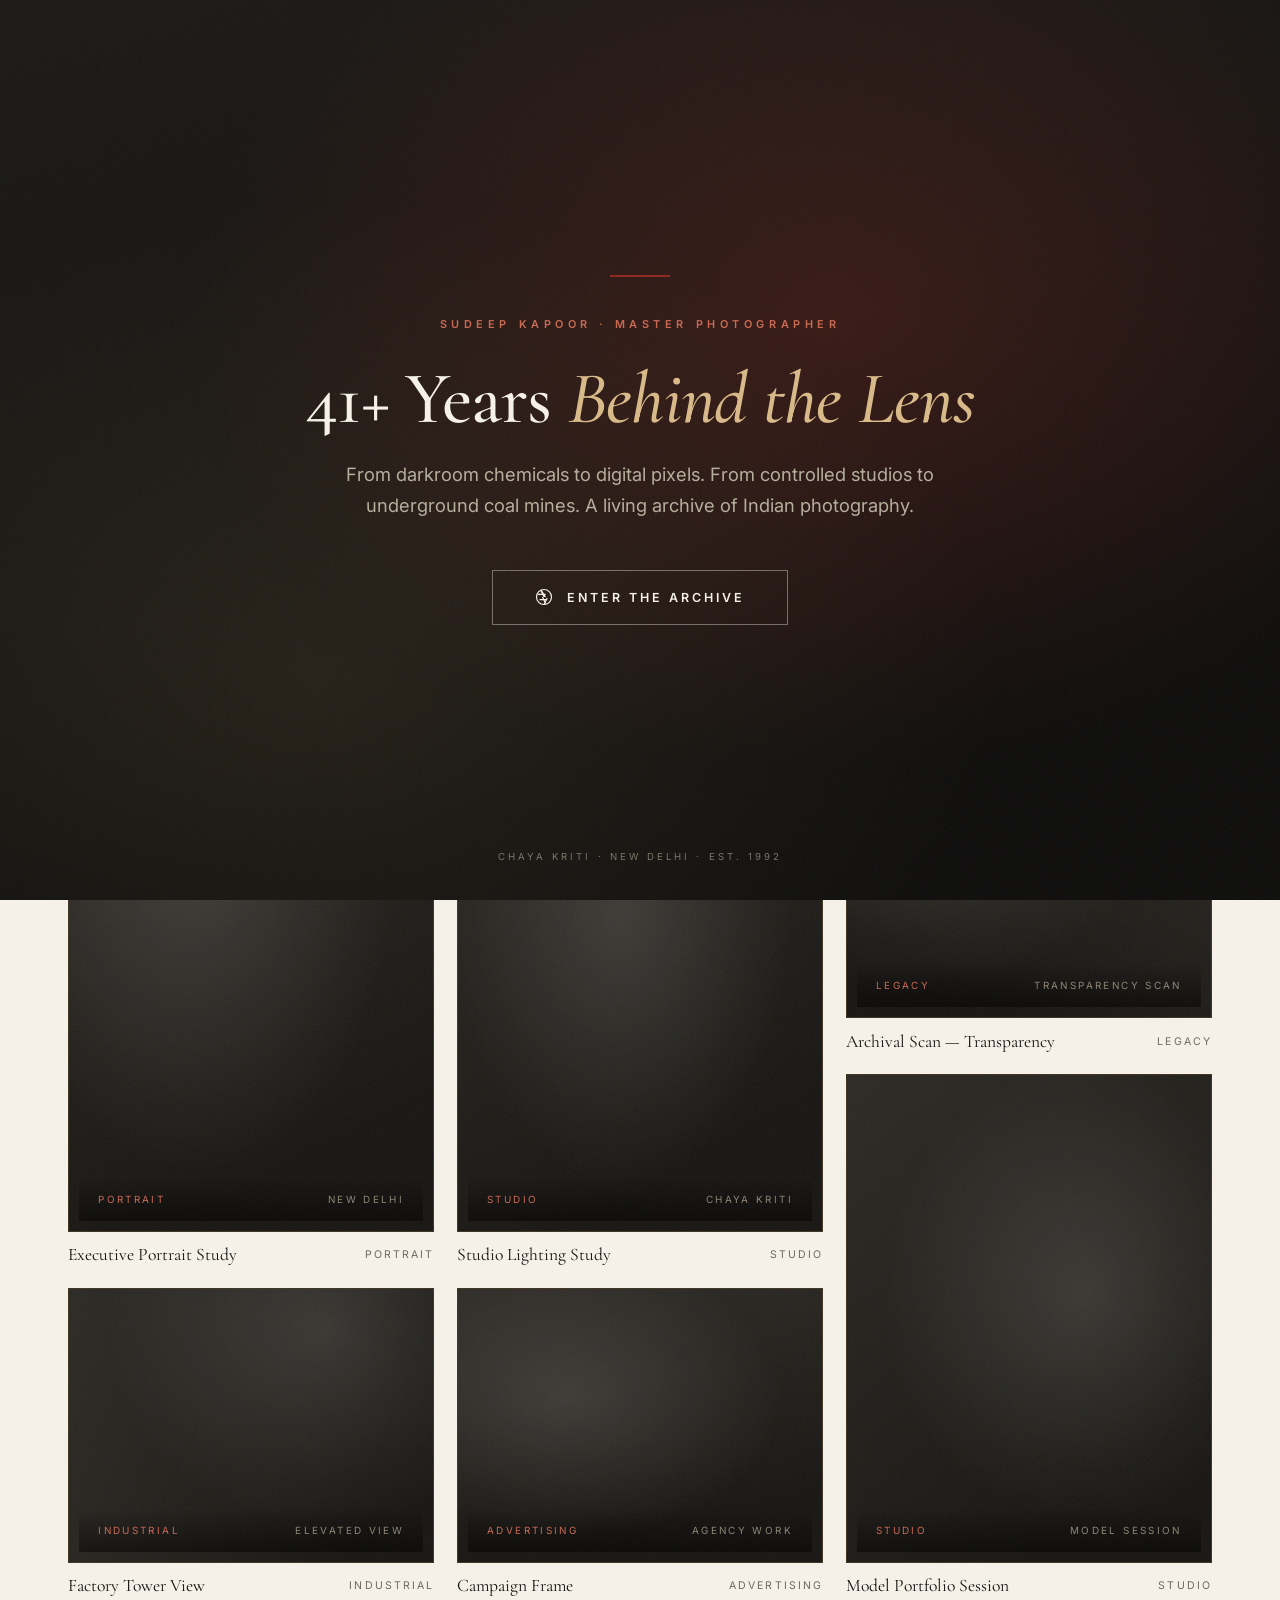
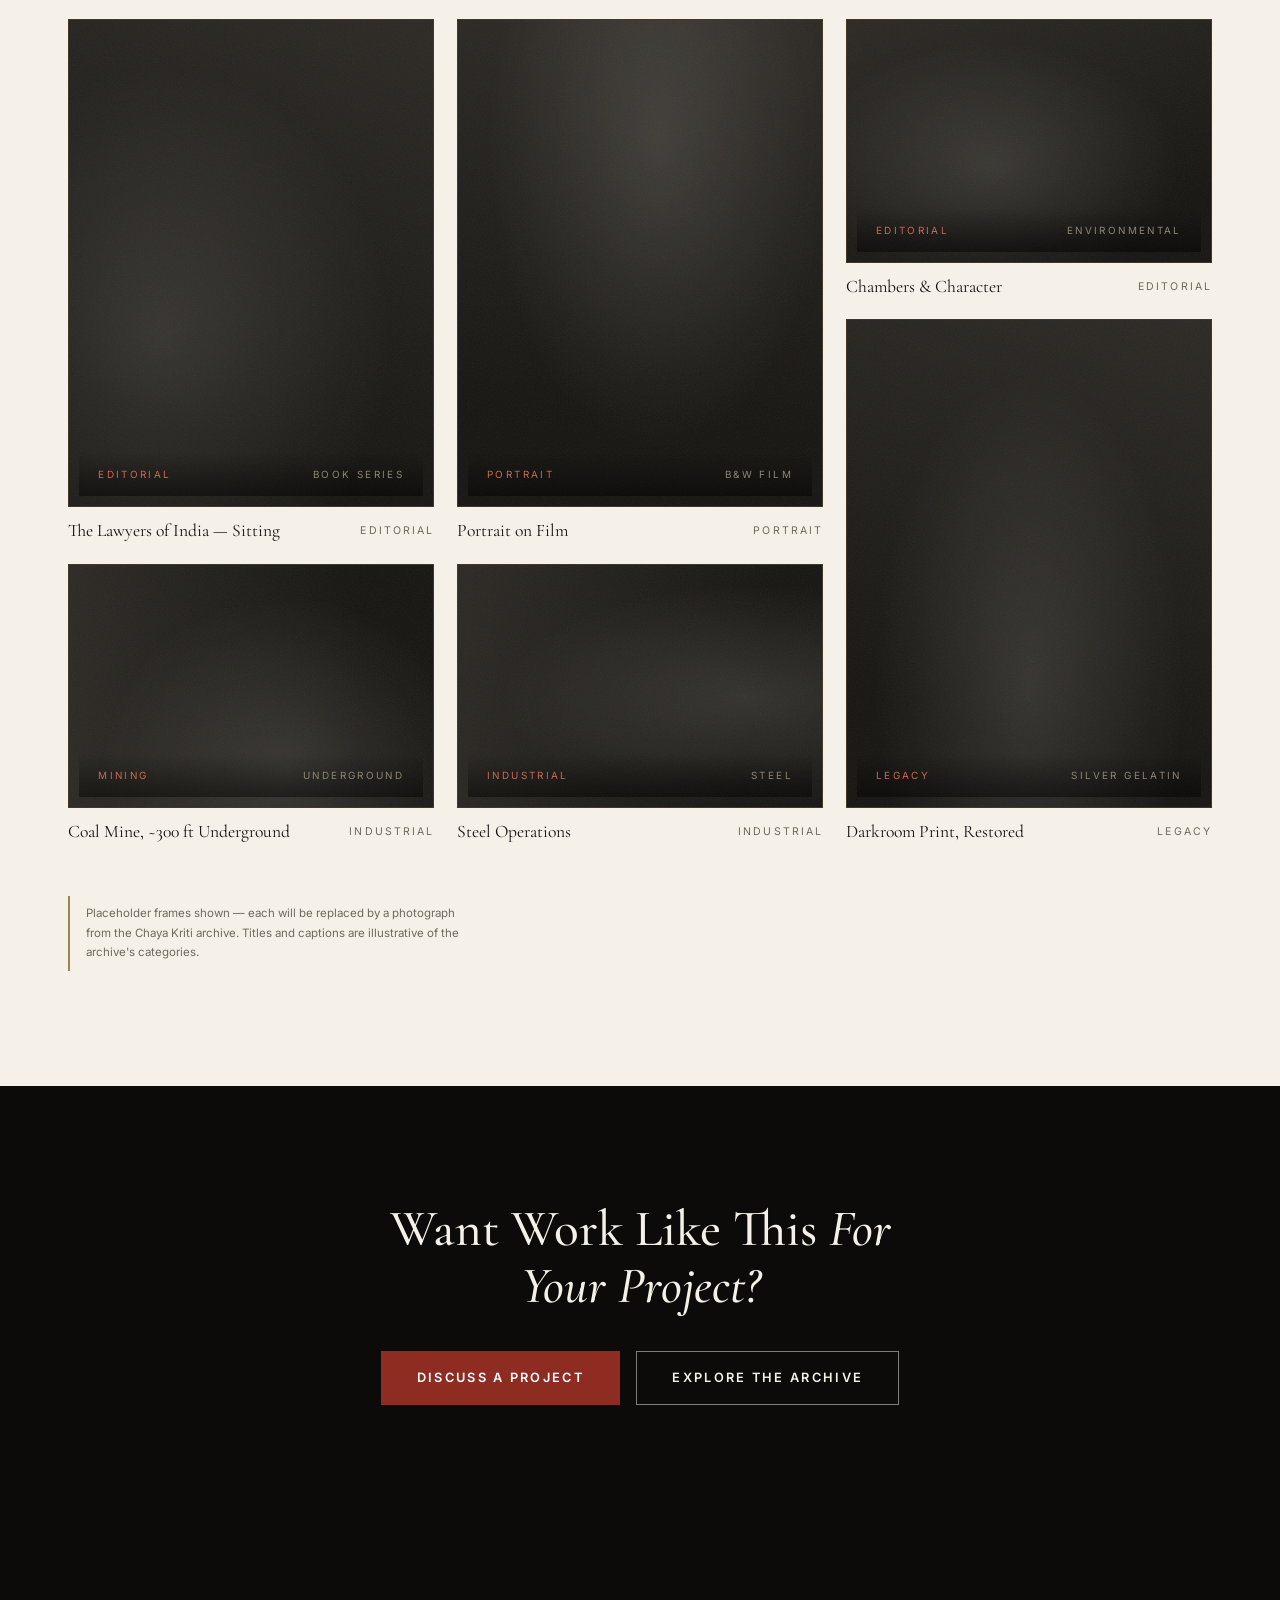
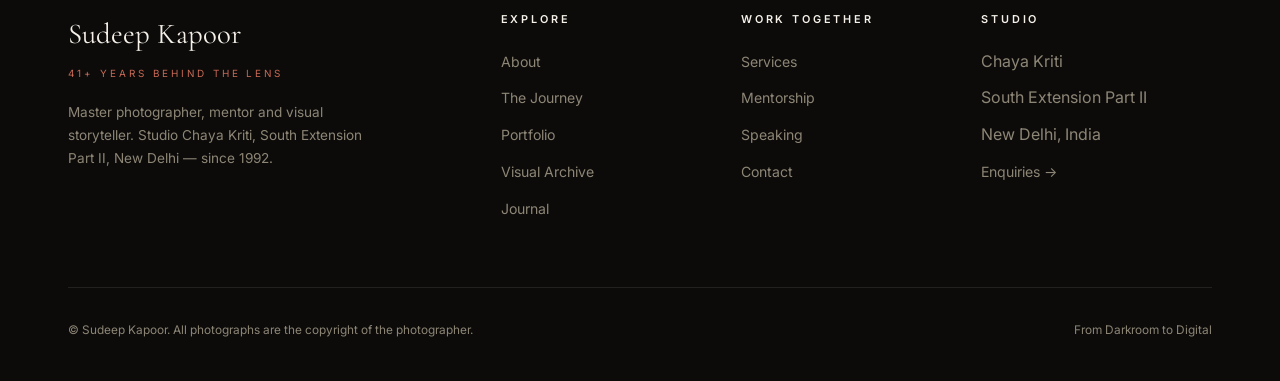
<file: portfolio.html>
<!DOCTYPE html>
<html lang="en">
<head>
<meta charset="UTF-8">
<meta name="viewport" content="width=device-width, initial-scale=1.0">
<meta name="description" content="Portfolio of Sudeep Kapoor — portraits, industrial, editorial, studio, advertising and legacy archive photography spanning 41+ years across India.">
<title>Portfolio — Portraits, Industrial, Editorial | Sudeep Kapoor</title>
<link rel="preconnect" href="https://fonts.googleapis.com">
<link rel="preconnect" href="https://fonts.gstatic.com" crossorigin>
<link href="https://fonts.googleapis.com/css2?family=Cormorant+Garamond:ital,wght@0,400;0,500;0,600;1,400;1,500&family=Inter:wght@400;500;600&display=swap" rel="stylesheet">
<link rel="stylesheet" href="css/style.css">
<link rel="stylesheet" href="css/v2.css">
<script src="js/layout.js"></script>
<link rel="canonical" href="https://iamsudeepkapoor.vercel.app/portfolio">
<meta name="robots" content="index,follow,max-image-preview:large,max-snippet:-1">
<meta name="author" content="Sudeep Kapoor">
<meta name="geo.region" content="IN-DL">
<meta name="geo.placename" content="New Delhi, India">
<meta name="theme-color" content="#0c0b0a">
<meta property="og:site_name" content="Sudeep Kapoor — 41+ Years Behind the Lens">
<meta property="og:type" content="website">
<meta property="og:url" content="https://iamsudeepkapoor.vercel.app/portfolio">
<meta property="og:title" content="Portfolio — Portraits, Industrial, Editorial | Sudeep Kapoor">
<meta property="og:description" content="Portfolio of Sudeep Kapoor — portraits, industrial, editorial, studio, advertising and legacy archive photography spanning 41+ years across India.">
<meta property="og:image" content="https://iamsudeepkapoor.vercel.app/assets/og-image.png">
<meta property="og:image:width" content="1200">
<meta property="og:image:height" content="630">
<meta property="og:locale" content="en_IN">
<meta name="twitter:card" content="summary_large_image">
<meta name="twitter:title" content="Portfolio — Portraits, Industrial, Editorial | Sudeep Kapoor">
<meta name="twitter:description" content="Portfolio of Sudeep Kapoor — portraits, industrial, editorial, studio, advertising and legacy archive photography spanning 41+ years across India.">
<meta name="twitter:image" content="https://iamsudeepkapoor.vercel.app/assets/og-image.png">
<script type="application/ld+json">{"@context":"https://schema.org","@graph":[{"@type":"WebSite","@id":"https://iamsudeepkapoor.vercel.app/#website","url":"https://iamsudeepkapoor.vercel.app/","name":"Sudeep Kapoor — 41+ Years Behind the Lens","publisher":{"@id":"https://iamsudeepkapoor.vercel.app/#person"},"inLanguage":"en"},{"@type":"Person","@id":"https://iamsudeepkapoor.vercel.app/#person","name":"Sudeep Kapoor","jobTitle":"Master Photographer","description":"Sudeep Kapoor is a veteran Indian master photographer with 41+ years of professional experience, working from darkroom-era film processes to digital photography. Founder of studio Chaya Kriti (1992) in South Extension Part II, New Delhi. Specialisations include portrait, studio, industrial, corporate, editorial, advertising and celebrity photography, plus photography mentorship.","url":"https://iamsudeepkapoor.vercel.app/","knowsAbout":["Portrait Photography","Studio Lighting","Industrial Photography","Corporate Photography","Editorial Photography","Advertising Photography","Darkroom Processes","Film Photography","Photography Mentorship","Coffee-Table Book Photography"],"worksFor":{"@id":"https://iamsudeepkapoor.vercel.app/#studio"},"workLocation":{"@type":"Place","address":{"@type":"PostalAddress","addressLocality":"New Delhi","addressRegion":"Delhi","addressCountry":"IN"}}},{"@type":["LocalBusiness","ProfessionalService"],"@id":"https://iamsudeepkapoor.vercel.app/#studio","name":"Chaya Kriti","alternateName":"Sudeep Kapoor Photography","description":"Chaya Kriti is the photography studio of Sudeep Kapoor, established in 1992 in South Extension Part II, New Delhi. Services: executive and leadership portraits, industrial photography, corporate photography, editorial photography, advertising photography, coffee-table book projects and pan-India assignments.","foundingDate":"1992","founder":{"@id":"https://iamsudeepkapoor.vercel.app/#person"},"url":"https://iamsudeepkapoor.vercel.app/","image":"https://iamsudeepkapoor.vercel.app/assets/og-image.png","address":{"@type":"PostalAddress","streetAddress":"South Extension Part II","addressLocality":"New Delhi","addressRegion":"Delhi","addressCountry":"IN"},"areaServed":[{"@type":"City","name":"New Delhi"},{"@type":"Country","name":"India"}],"knowsLanguage":["en","hi"]},{"@type":"CollectionPage","@id":"https://iamsudeepkapoor.vercel.app/portfolio#webpage","url":"https://iamsudeepkapoor.vercel.app/portfolio","name":"Portfolio — Selected Work","description":"Filterable portfolio of portraits, industrial, editorial, studio and advertising photography spanning four decades.","isPartOf":{"@id":"https://iamsudeepkapoor.vercel.app/#website"},"about":{"@id":"https://iamsudeepkapoor.vercel.app/#person"},"inLanguage":"en"},{"@type":"BreadcrumbList","itemListElement":[{"@type":"ListItem","position":1,"name":"Home","item":"https://iamsudeepkapoor.vercel.app/"},{"@type":"ListItem","position":2,"name":"Portfolio","item":"https://iamsudeepkapoor.vercel.app/portfolio"}]}]}</script>
</head>
<body>
<script>document.write(SK_NAV)</script>

<main id="main">

<header class="page-hero">
  <div class="hero-media" aria-hidden="true"></div>
  <div class="wrap">
    <span class="eyebrow on-dark">Portfolio</span>
    <h1>Selected <span class="serif-i" style="color:#d8b98a">Work</span></h1>
    <p class="lede">Portraits, industry, editorial, studio and advertising — a working portfolio drawn from four decades. Use the filters to explore; click any frame to view it larger.</p>
  </div>
</header>

<section aria-label="Portfolio gallery" data-filter-scope>
  <div class="wrap">
    <div class="filter-bar" role="group" aria-label="Filter by category">
      <span class="filter-group-label">Category</span>
      <button class="filter-btn active" data-facet="cat" data-value="all">All</button>
      <button class="filter-btn" data-facet="cat" data-value="portrait">Portraits</button>
      <button class="filter-btn" data-facet="cat" data-value="industrial">Industrial</button>
      <button class="filter-btn" data-facet="cat" data-value="editorial">Editorial</button>
      <button class="filter-btn" data-facet="cat" data-value="studio">Studio</button>
      <button class="filter-btn" data-facet="cat" data-value="advertising">Advertising</button>
      <button class="filter-btn" data-facet="cat" data-value="legacy">Legacy Archive</button>
    </div>
    <div class="filter-bar" role="group" aria-label="Filter by era">
      <span class="filter-group-label">Era</span>
      <button class="filter-btn active" data-facet="era" data-value="all">All</button>
      <button class="filter-btn" data-facet="era" data-value="film">Film Era</button>
      <button class="filter-btn" data-facet="era" data-value="digital">Digital Era</button>
    </div>

    <div class="masonry" id="portfolio-grid" style="margin-top:2rem">
      <button class="work animate" data-item data-cat="portrait" data-era="digital" data-title="Executive Portrait Study" data-meta="Portrait · Digital Era · New Delhi">
        <div class="ph r-34 ph-frame" style="--phx:35%;--phy:22%"><span class="ph-label"><span class="cat">Portrait</span><span>New Delhi</span></span></div>
        <div class="meta"><span class="t">Executive Portrait Study</span><span class="y">Portrait</span></div>
      </button>
      <button class="work animate" data-item data-cat="industrial" data-era="film" data-title="Factory Tower View" data-meta="Industrial · Film Era · ~300 steps up">
        <div class="ph r-43 ph-frame" style="--phx:70%;--phy:15%;--pha:110deg"><span class="ph-label"><span class="cat">Industrial</span><span>Elevated view</span></span></div>
        <div class="meta"><span class="t">Factory Tower View</span><span class="y">Industrial</span></div>
      </button>
      <button class="work animate" data-item data-cat="editorial" data-era="digital" data-title="The Lawyers of India — Sitting" data-meta="Editorial · Digital Era · Book series">
        <div class="ph r-34 ph-frame" style="--phx:25%;--phy:65%;--pha:200deg"><span class="ph-label"><span class="cat">Editorial</span><span>Book series</span></span></div>
        <div class="meta"><span class="t">The Lawyers of India — Sitting</span><span class="y">Editorial</span></div>
      </button>
      <button class="work animate" data-item data-cat="industrial" data-era="film" data-title="Coal Mine, ~300 ft Underground" data-meta="Industrial · Film Era · Mining environment">
        <div class="ph r-32 ph-frame" style="--phx:60%;--phy:85%;--pha:90deg"><span class="ph-label"><span class="cat">Mining</span><span>Underground</span></span></div>
        <div class="meta"><span class="t">Coal Mine, ~300 ft Underground</span><span class="y">Industrial</span></div>
      </button>
      <button class="work animate" data-item data-cat="studio" data-era="film" data-title="Studio Lighting Study" data-meta="Studio · Film Era · Chaya Kriti">
        <div class="ph r-34 ph-frame" style="--phx:45%;--phy:35%;--pha:150deg"><span class="ph-label"><span class="cat">Studio</span><span>Chaya Kriti</span></span></div>
        <div class="meta"><span class="t">Studio Lighting Study</span><span class="y">Studio</span></div>
      </button>
      <button class="work animate" data-item data-cat="advertising" data-era="film" data-title="Campaign Frame" data-meta="Advertising · Film Era · Agency assignment">
        <div class="ph r-43 ph-frame" style="--phx:30%;--phy:40%;--pha:170deg"><span class="ph-label"><span class="cat">Advertising</span><span>Agency work</span></span></div>
        <div class="meta"><span class="t">Campaign Frame</span><span class="y">Advertising</span></div>
      </button>
      <button class="work animate" data-item data-cat="portrait" data-era="film" data-title="Portrait on Film" data-meta="Portrait · Film Era · B&W">
        <div class="ph r-34 ph-frame" style="--phx:55%;--phy:25%;--pha:185deg"><span class="ph-label"><span class="cat">Portrait</span><span>B&amp;W film</span></span></div>
        <div class="meta"><span class="t">Portrait on Film</span><span class="y">Portrait</span></div>
      </button>
      <button class="work animate" data-item data-cat="industrial" data-era="digital" data-title="Steel Operations" data-meta="Industrial · Digital Era · Heavy industry">
        <div class="ph r-32 ph-frame" style="--phx:80%;--phy:55%;--pha:100deg"><span class="ph-label"><span class="cat">Industrial</span><span>Steel</span></span></div>
        <div class="meta"><span class="t">Steel Operations</span><span class="y">Industrial</span></div>
      </button>
      <button class="work animate" data-item data-cat="legacy" data-era="film" data-title="Archival Scan — Transparency" data-meta="Legacy Archive · Film Era · Scanned transparency">
        <div class="ph r-43 ph-frame" style="--phx:20%;--phy:20%;--pha:210deg"><span class="ph-label"><span class="cat">Legacy</span><span>Transparency scan</span></span></div>
        <div class="meta"><span class="t">Archival Scan — Transparency</span><span class="y">Legacy</span></div>
      </button>
      <button class="work animate" data-item data-cat="studio" data-era="digital" data-title="Model Portfolio Session" data-meta="Studio · Digital Era · Controlled light">
        <div class="ph r-34 ph-frame" style="--phx:65%;--phy:45%;--pha:140deg"><span class="ph-label"><span class="cat">Studio</span><span>Model session</span></span></div>
        <div class="meta"><span class="t">Model Portfolio Session</span><span class="y">Studio</span></div>
      </button>
      <button class="work animate" data-item data-cat="editorial" data-era="digital" data-title="Chambers &amp; Character" data-meta="Editorial · Digital Era · Environmental portrait">
        <div class="ph r-32 ph-frame" style="--phx:40%;--phy:60%;--pha:160deg"><span class="ph-label"><span class="cat">Editorial</span><span>Environmental</span></span></div>
        <div class="meta"><span class="t">Chambers &amp; Character</span><span class="y">Editorial</span></div>
      </button>
      <button class="work animate" data-item data-cat="legacy" data-era="film" data-title="Darkroom Print, Restored" data-meta="Legacy Archive · Film Era · Silver gelatin">
        <div class="ph r-34 ph-frame" style="--phx:50%;--phy:75%;--pha:195deg"><span class="ph-label"><span class="cat">Legacy</span><span>Silver gelatin</span></span></div>
        <div class="meta"><span class="t">Darkroom Print, Restored</span><span class="y">Legacy</span></div>
      </button>
    </div>
    <div class="empty-state">No work matches this combination of filters — try widening your selection.</div>
    <p class="placeholder-note">Placeholder frames shown — each will be replaced by a photograph from the Chaya Kriti archive. Titles and captions are illustrative of the archive's categories.</p>
  </div>
</section>

<section class="darker cta-band" aria-labelledby="cta-h">
  <div class="wrap">
    <h2 id="cta-h" class="animate" style="color:var(--ivory)">Want Work Like This <span class="serif-i">For Your Project?</span></h2>
    <div class="btn-row animate d1">
      <a href="contact.html" class="btn btn-red">Discuss a Project</a>
      <a href="archive.html" class="btn btn-ghost-light">Explore the Archive</a>
    </div>
  </div>
</section>

</main>

<div class="lightbox" id="lightbox" role="dialog" aria-modal="true" aria-label="Image viewer">
  <button class="lb-close" aria-label="Close viewer">✕</button>
  <button class="lb-prev" aria-label="Previous image">←</button>
  <button class="lb-next" aria-label="Next image">→</button>
  <div class="lb-inner">
    <div class="ph r-32 ph-frame"><span class="ph-label"><span class="cat">Preview</span><span>Placeholder frame</span></span></div>
    <div class="lb-cap"><span class="t lb-t"></span><span class="lb-m"></span></div>
  </div>
</div>

<script>document.write(SK_FOOTER)</script>
<script src="js/config.js"></script>
<script src="js/main.js"></script>
<script src="js/welcome.js"></script>
<script src="js/render.js"></script>
</body>
</html>
</file>
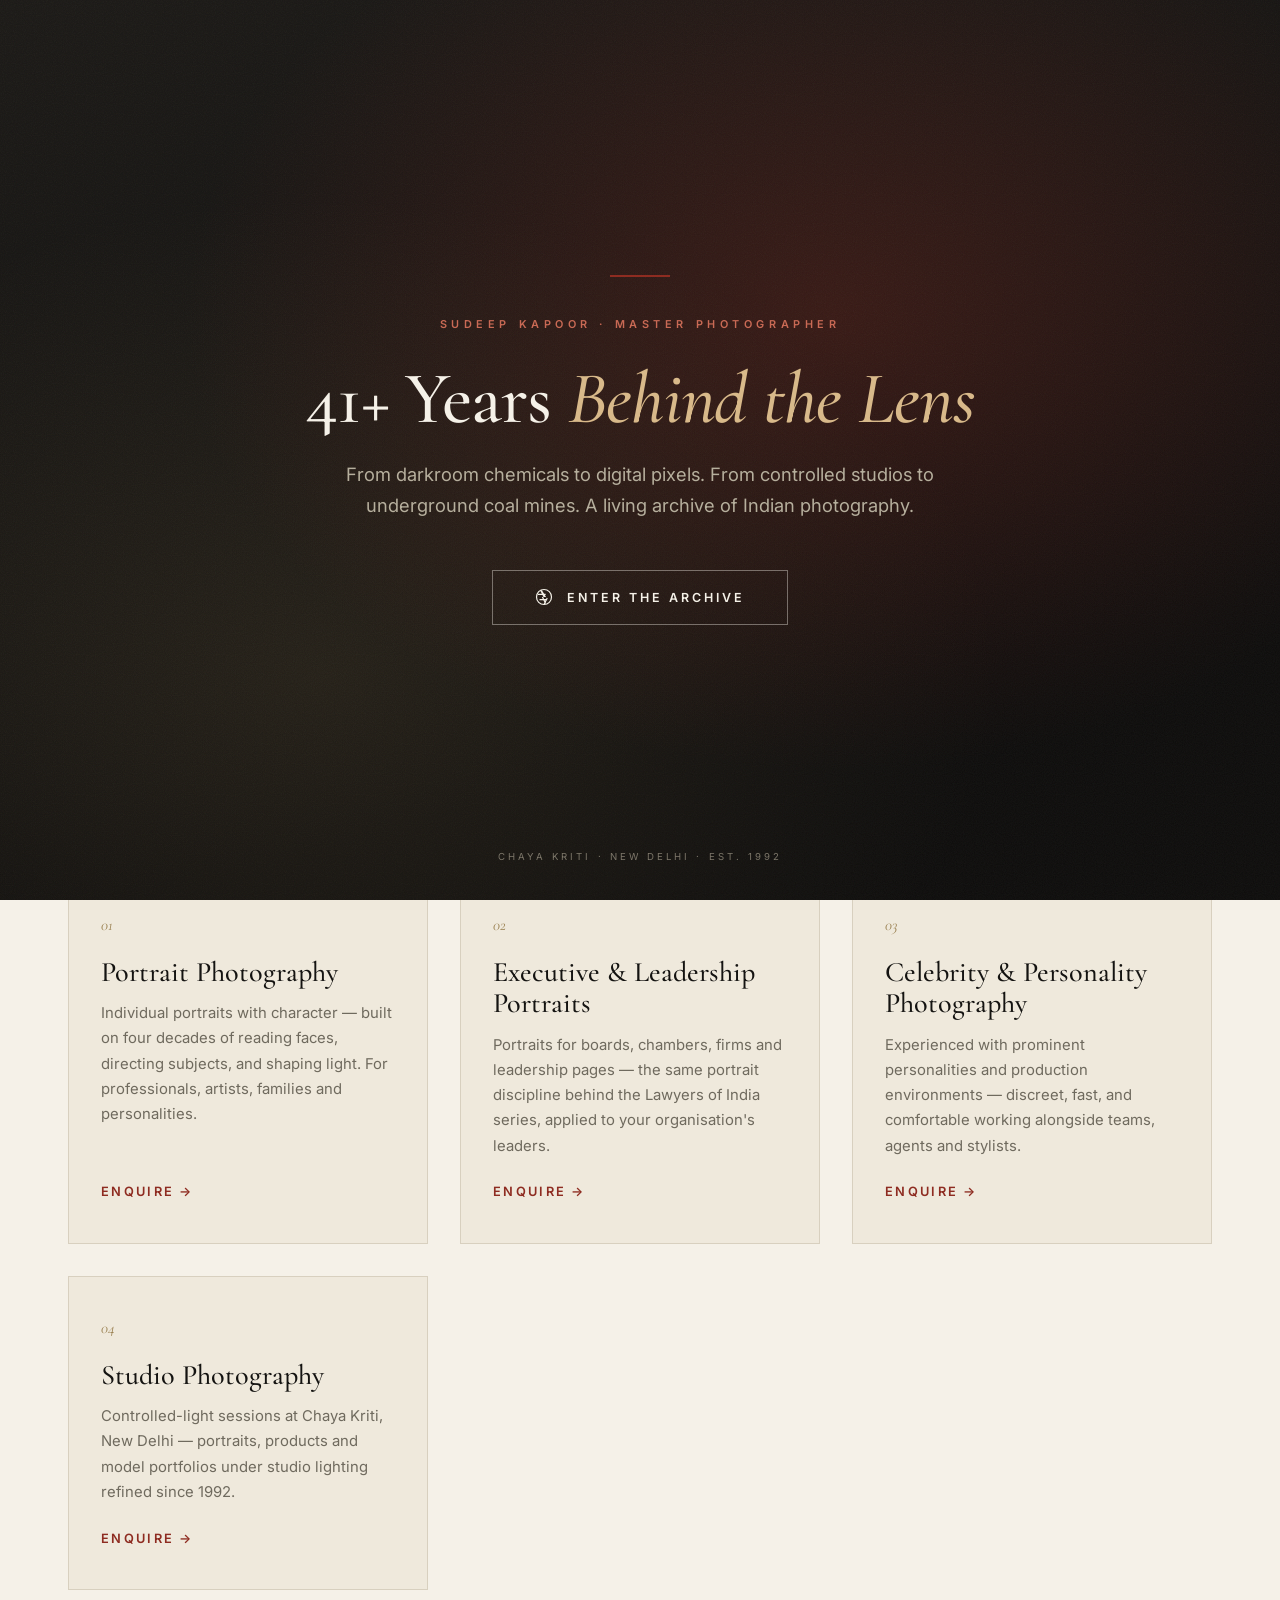
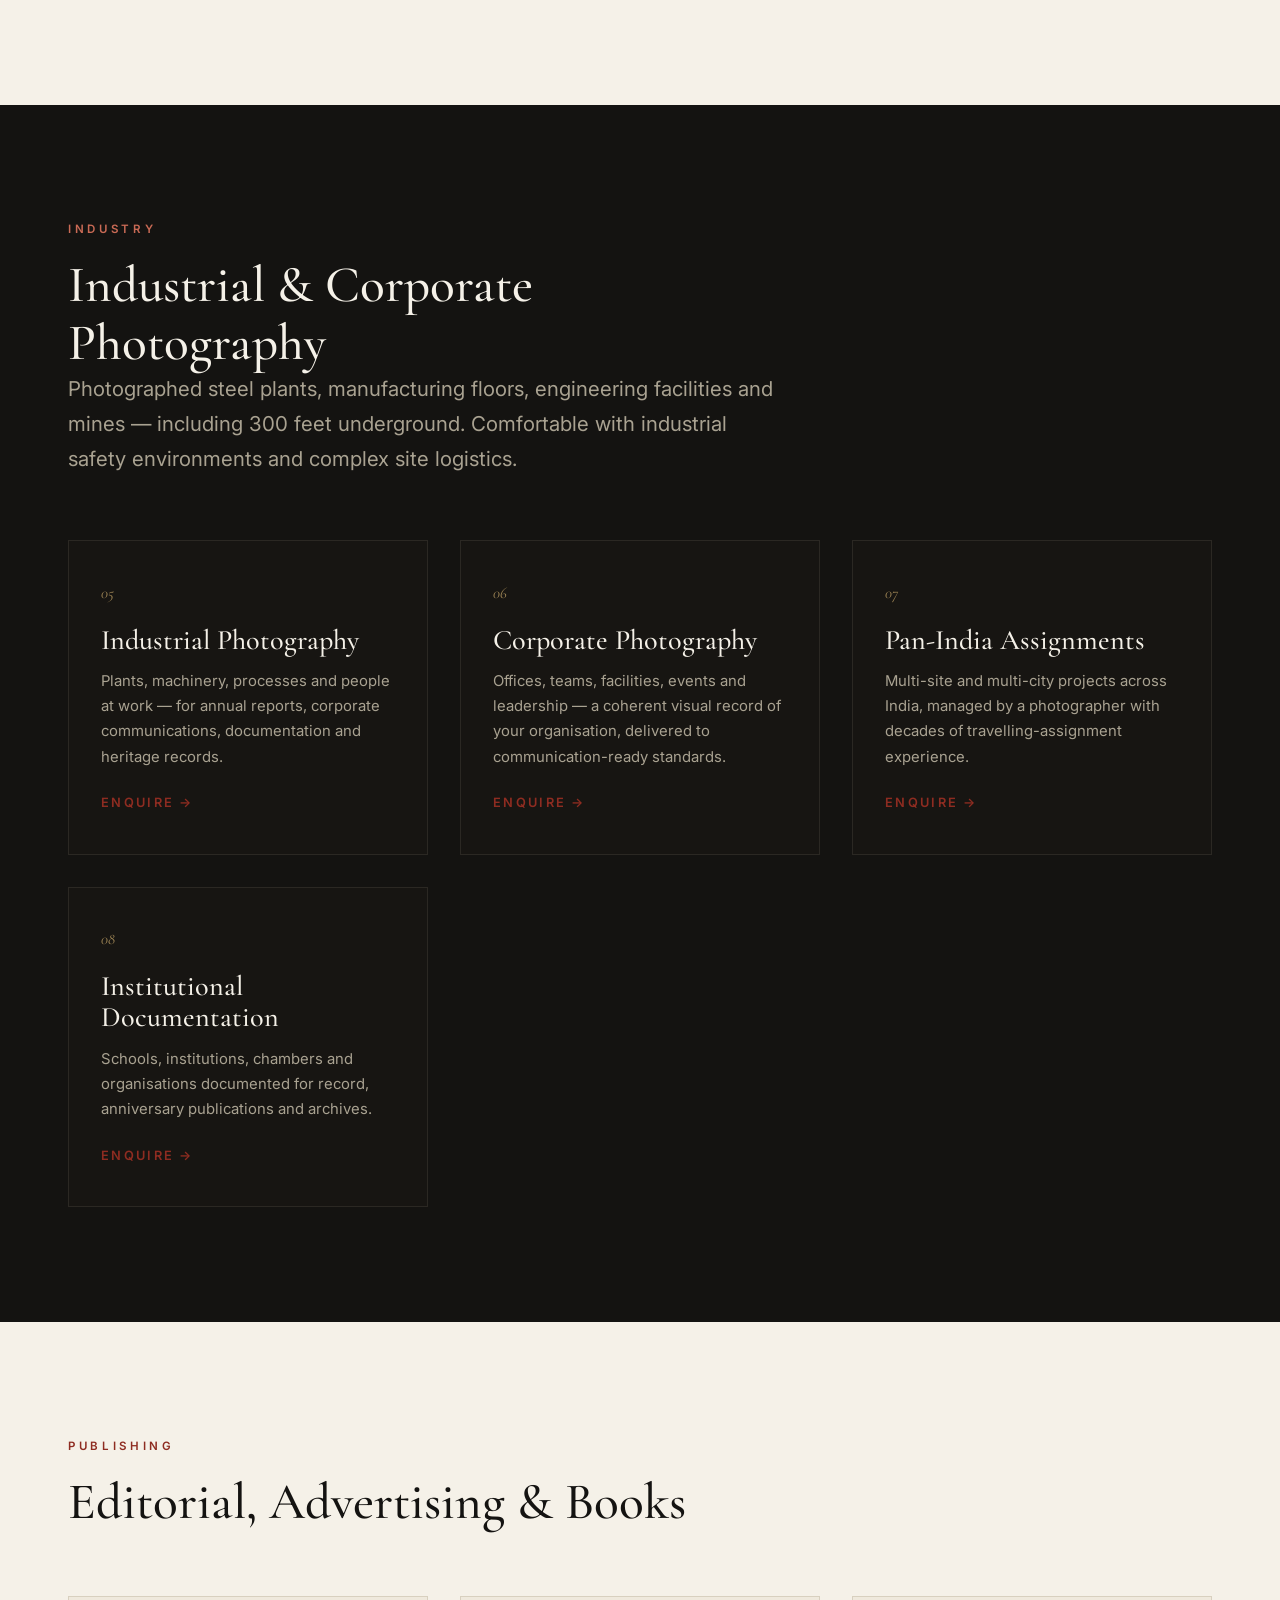
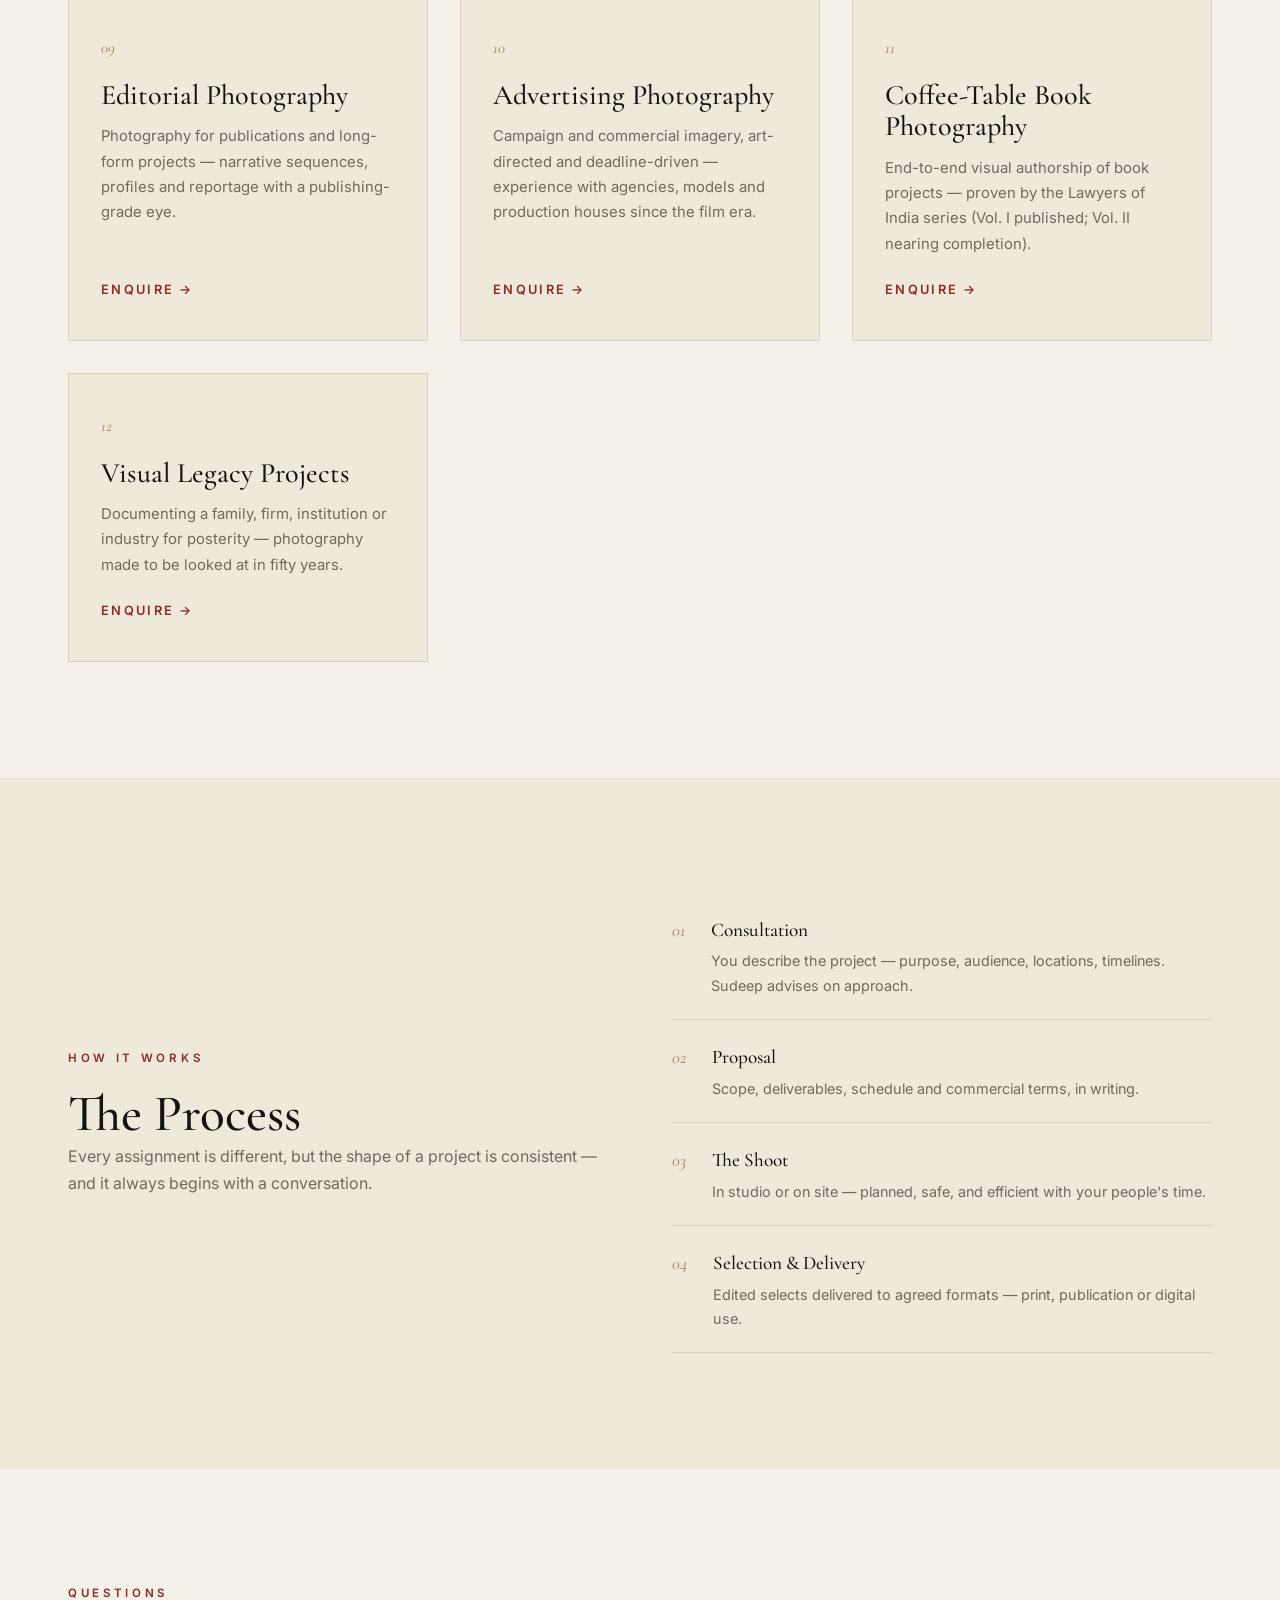
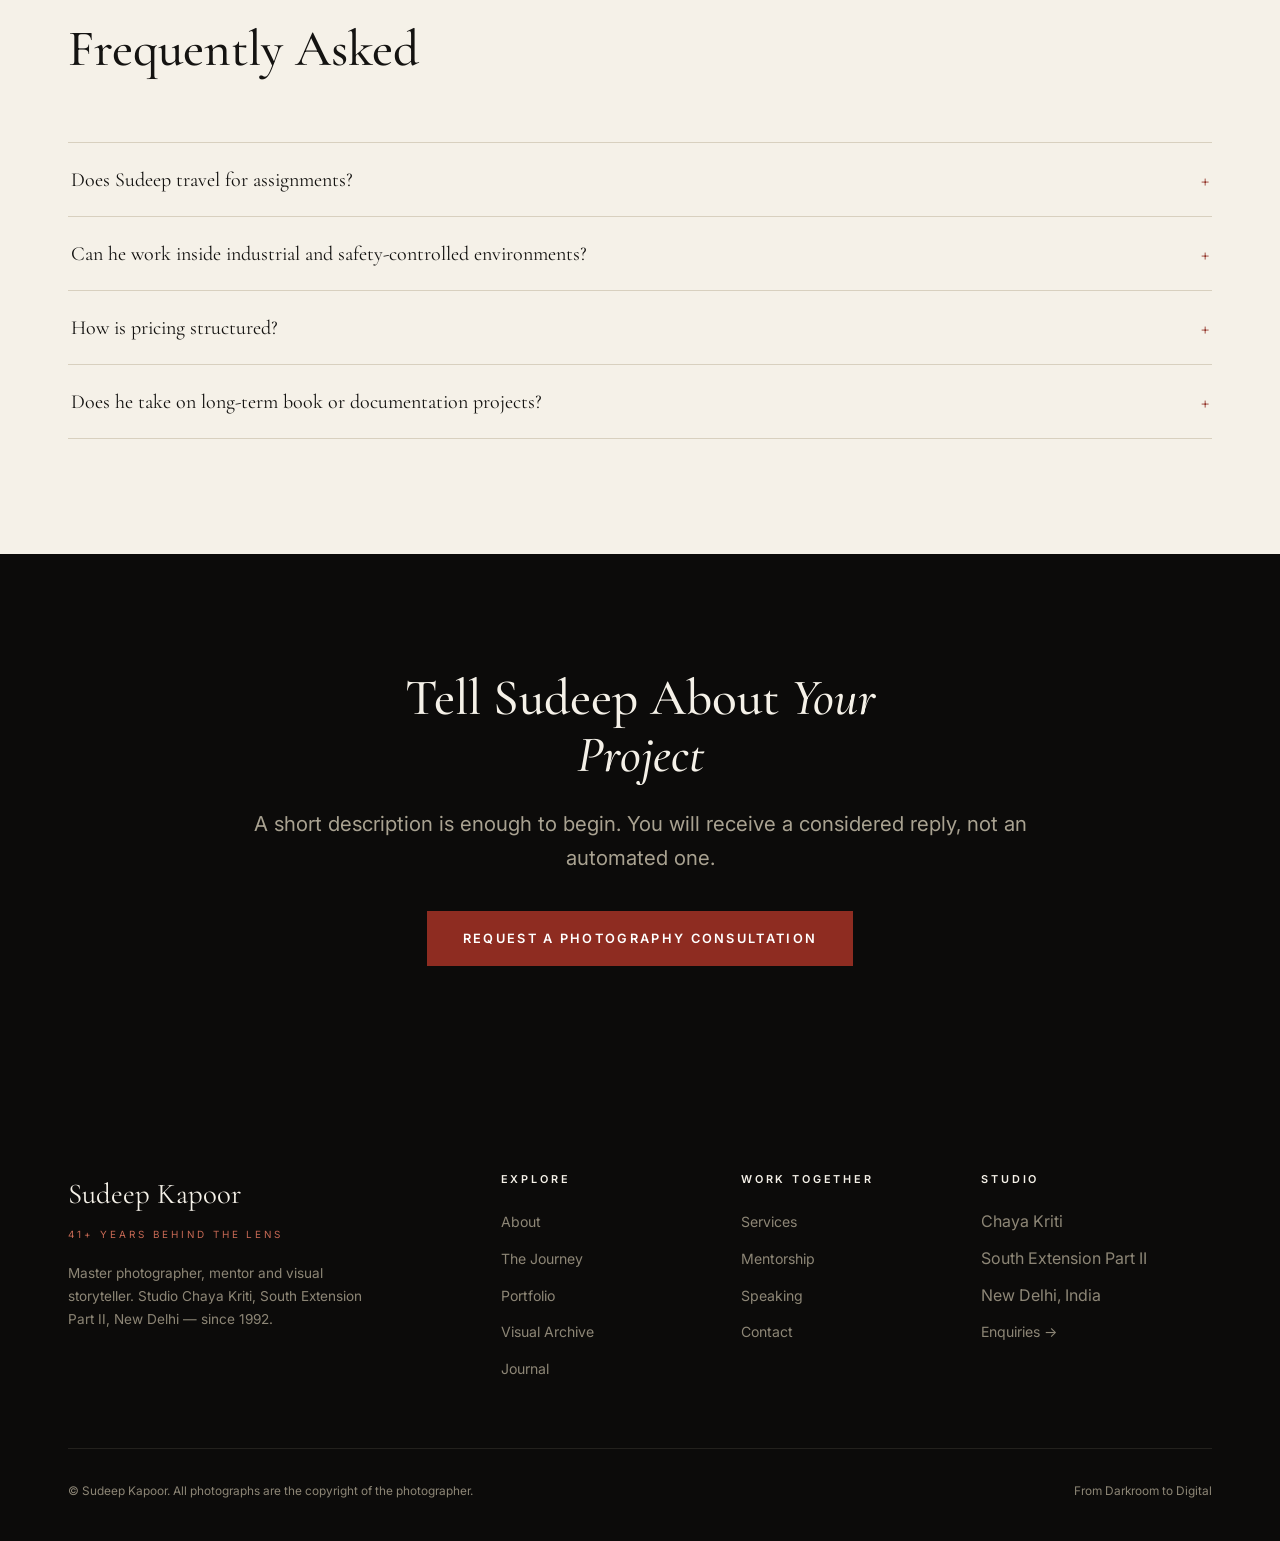
<file: services.html>
<!DOCTYPE html>
<html lang="en">
<head>
<meta charset="UTF-8">
<meta name="viewport" content="width=device-width, initial-scale=1.0">
<meta name="description" content="Photography services by Sudeep Kapoor, New Delhi — executive portraits, industrial photography, corporate, editorial, advertising, coffee-table books, studio photography and pan-India assignments.">
<title>Photography Services — Portraits, Industrial, Editorial | Sudeep Kapoor, New Delhi</title>
<link rel="preconnect" href="https://fonts.googleapis.com">
<link rel="preconnect" href="https://fonts.gstatic.com" crossorigin>
<link href="https://fonts.googleapis.com/css2?family=Cormorant+Garamond:ital,wght@0,400;0,500;0,600;1,400;1,500&family=Inter:wght@400;500;600&display=swap" rel="stylesheet">
<link rel="stylesheet" href="css/style.css">
<link rel="stylesheet" href="css/v2.css">
<script src="js/layout.js"></script>
<link rel="canonical" href="https://iamsudeepkapoor.vercel.app/services">
<meta name="robots" content="index,follow,max-image-preview:large,max-snippet:-1">
<meta name="author" content="Sudeep Kapoor">
<meta name="geo.region" content="IN-DL">
<meta name="geo.placename" content="New Delhi, India">
<meta name="theme-color" content="#0c0b0a">
<meta property="og:site_name" content="Sudeep Kapoor — 41+ Years Behind the Lens">
<meta property="og:type" content="website">
<meta property="og:url" content="https://iamsudeepkapoor.vercel.app/services">
<meta property="og:title" content="Photography Services — Portraits, Industrial, Editorial | Sudeep Kapoor, New Delhi">
<meta property="og:description" content="Photography services by Sudeep Kapoor, New Delhi — executive portraits, industrial photography, corporate, editorial, advertising, coffee-table books, studio photography and pan-India assignments.">
<meta property="og:image" content="https://iamsudeepkapoor.vercel.app/assets/og-image.png">
<meta property="og:image:width" content="1200">
<meta property="og:image:height" content="630">
<meta property="og:locale" content="en_IN">
<meta name="twitter:card" content="summary_large_image">
<meta name="twitter:title" content="Photography Services — Portraits, Industrial, Editorial | Sudeep Kapoor, New Delhi">
<meta name="twitter:description" content="Photography services by Sudeep Kapoor, New Delhi — executive portraits, industrial photography, corporate, editorial, advertising, coffee-table books, studio photography and pan-India assignments.">
<meta name="twitter:image" content="https://iamsudeepkapoor.vercel.app/assets/og-image.png">
<script type="application/ld+json">{"@context":"https://schema.org","@graph":[{"@type":"WebSite","@id":"https://iamsudeepkapoor.vercel.app/#website","url":"https://iamsudeepkapoor.vercel.app/","name":"Sudeep Kapoor — 41+ Years Behind the Lens","publisher":{"@id":"https://iamsudeepkapoor.vercel.app/#person"},"inLanguage":"en"},{"@type":"Person","@id":"https://iamsudeepkapoor.vercel.app/#person","name":"Sudeep Kapoor","jobTitle":"Master Photographer","description":"Sudeep Kapoor is a veteran Indian master photographer with 41+ years of professional experience, working from darkroom-era film processes to digital photography. Founder of studio Chaya Kriti (1992) in South Extension Part II, New Delhi. Specialisations include portrait, studio, industrial, corporate, editorial, advertising and celebrity photography, plus photography mentorship.","url":"https://iamsudeepkapoor.vercel.app/","knowsAbout":["Portrait Photography","Studio Lighting","Industrial Photography","Corporate Photography","Editorial Photography","Advertising Photography","Darkroom Processes","Film Photography","Photography Mentorship","Coffee-Table Book Photography"],"worksFor":{"@id":"https://iamsudeepkapoor.vercel.app/#studio"},"workLocation":{"@type":"Place","address":{"@type":"PostalAddress","addressLocality":"New Delhi","addressRegion":"Delhi","addressCountry":"IN"}}},{"@type":["LocalBusiness","ProfessionalService"],"@id":"https://iamsudeepkapoor.vercel.app/#studio","name":"Chaya Kriti","alternateName":"Sudeep Kapoor Photography","description":"Chaya Kriti is the photography studio of Sudeep Kapoor, established in 1992 in South Extension Part II, New Delhi. Services: executive and leadership portraits, industrial photography, corporate photography, editorial photography, advertising photography, coffee-table book projects and pan-India assignments.","foundingDate":"1992","founder":{"@id":"https://iamsudeepkapoor.vercel.app/#person"},"url":"https://iamsudeepkapoor.vercel.app/","image":"https://iamsudeepkapoor.vercel.app/assets/og-image.png","address":{"@type":"PostalAddress","streetAddress":"South Extension Part II","addressLocality":"New Delhi","addressRegion":"Delhi","addressCountry":"IN"},"areaServed":[{"@type":"City","name":"New Delhi"},{"@type":"Country","name":"India"}],"knowsLanguage":["en","hi"]},{"@type":"WebPage","@id":"https://iamsudeepkapoor.vercel.app/services#webpage","url":"https://iamsudeepkapoor.vercel.app/services","name":"Photography Services","description":"Twelve commissioned photography services in New Delhi and across India.","isPartOf":{"@id":"https://iamsudeepkapoor.vercel.app/#website"},"about":{"@id":"https://iamsudeepkapoor.vercel.app/#person"},"inLanguage":"en"},{"@type":"BreadcrumbList","itemListElement":[{"@type":"ListItem","position":1,"name":"Home","item":"https://iamsudeepkapoor.vercel.app/"},{"@type":"ListItem","position":2,"name":"Services","item":"https://iamsudeepkapoor.vercel.app/services"}]},{"@type":"OfferCatalog","name":"Photography Services by Sudeep Kapoor","itemListElement":[{"@type":"Offer","itemOffered":{"@type":"Service","name":"Portrait Photography","provider":{"@id":"https://iamsudeepkapoor.vercel.app/#studio"},"areaServed":{"@type":"Country","name":"India"}}},{"@type":"Offer","itemOffered":{"@type":"Service","name":"Executive & Leadership Portraits","provider":{"@id":"https://iamsudeepkapoor.vercel.app/#studio"},"areaServed":{"@type":"Country","name":"India"}}},{"@type":"Offer","itemOffered":{"@type":"Service","name":"Celebrity & Personality Photography","provider":{"@id":"https://iamsudeepkapoor.vercel.app/#studio"},"areaServed":{"@type":"Country","name":"India"}}},{"@type":"Offer","itemOffered":{"@type":"Service","name":"Studio Photography","provider":{"@id":"https://iamsudeepkapoor.vercel.app/#studio"},"areaServed":{"@type":"Country","name":"India"}}},{"@type":"Offer","itemOffered":{"@type":"Service","name":"Industrial Photography","provider":{"@id":"https://iamsudeepkapoor.vercel.app/#studio"},"areaServed":{"@type":"Country","name":"India"}}},{"@type":"Offer","itemOffered":{"@type":"Service","name":"Corporate Photography","provider":{"@id":"https://iamsudeepkapoor.vercel.app/#studio"},"areaServed":{"@type":"Country","name":"India"}}},{"@type":"Offer","itemOffered":{"@type":"Service","name":"Pan-India Assignments","provider":{"@id":"https://iamsudeepkapoor.vercel.app/#studio"},"areaServed":{"@type":"Country","name":"India"}}},{"@type":"Offer","itemOffered":{"@type":"Service","name":"Institutional Documentation","provider":{"@id":"https://iamsudeepkapoor.vercel.app/#studio"},"areaServed":{"@type":"Country","name":"India"}}},{"@type":"Offer","itemOffered":{"@type":"Service","name":"Editorial Photography","provider":{"@id":"https://iamsudeepkapoor.vercel.app/#studio"},"areaServed":{"@type":"Country","name":"India"}}},{"@type":"Offer","itemOffered":{"@type":"Service","name":"Advertising Photography","provider":{"@id":"https://iamsudeepkapoor.vercel.app/#studio"},"areaServed":{"@type":"Country","name":"India"}}},{"@type":"Offer","itemOffered":{"@type":"Service","name":"Coffee-Table Book Photography","provider":{"@id":"https://iamsudeepkapoor.vercel.app/#studio"},"areaServed":{"@type":"Country","name":"India"}}},{"@type":"Offer","itemOffered":{"@type":"Service","name":"Visual Legacy Projects","provider":{"@id":"https://iamsudeepkapoor.vercel.app/#studio"},"areaServed":{"@type":"Country","name":"India"}}}]},{"@type":"FAQPage","mainEntity":[{"@type":"Question","name":"Does Sudeep Kapoor travel for photography assignments?","acceptedAnswer":{"@type":"Answer","text":"Yes. Pan-India assignments have been part of his practice for decades, including multi-city corporate projects, industrial sites and editorial travel."}},{"@type":"Question","name":"Can Sudeep Kapoor work inside industrial and safety-controlled environments?","acceptedAnswer":{"@type":"Answer","text":"Yes. His industrial portfolio includes steel operations, manufacturing plants, engineering facilities and mining environments — including work approximately 300 feet underground in a coal mine — under full industrial safety protocols."}},{"@type":"Question","name":"How is photography pricing structured?","acceptedAnswer":{"@type":"Answer","text":"Pricing depends on scope: duration, locations, usage rights and deliverables. Every project receives a written proposal after an initial consultation."}},{"@type":"Question","name":"Does Sudeep Kapoor take on long-term book or documentation projects?","acceptedAnswer":{"@type":"Answer","text":"Yes. The Lawyers of India coffee-table book series (Volume I published, Volume II nearing completion) is exactly such a project. Multi-year documentation and institutional legacy work are a core specialisation."}}]}]}</script>
</head>
<body>
<script>document.write(SK_NAV)</script>

<main id="main">

<header class="page-hero">
  <div class="hero-media" aria-hidden="true"></div>
  <div class="wrap">
    <span class="eyebrow on-dark">Services</span>
    <h1>Commissioned <span class="serif-i" style="color:#d8b98a">Photography</span></h1>
    <p class="lede">Four decades of commercial craft, available for assignment. In studio at Chaya Kriti, on location in Delhi, or anywhere in India your project requires.</p>
    <div class="btn-row">
      <a href="contact.html" class="btn btn-red">Request a Photography Consultation</a>
    </div>
  </div>
</header>

<!-- People & Portrait services -->
<section id="portraits" aria-labelledby="ppl-h">
  <div class="wrap">
    <div class="section-head animate">
      <span class="eyebrow">People</span>
      <h2 id="ppl-h">Portrait &amp; People Photography</h2>
    </div>
    <div class="grid g-3">
      <div class="card animate"><span class="idx">01</span><h3>Portrait Photography</h3><p>Individual portraits with character — built on four decades of reading faces, directing subjects, and shaping light. For professionals, artists, families and personalities.</p><a href="contact.html" class="text-link">Enquire →</a></div>
      <div class="card animate d1"><span class="idx">02</span><h3>Executive &amp; Leadership Portraits</h3><p>Portraits for boards, chambers, firms and leadership pages — the same portrait discipline behind the Lawyers of India series, applied to your organisation's leaders.</p><a href="contact.html" class="text-link">Enquire →</a></div>
      <div class="card animate d2"><span class="idx">03</span><h3>Celebrity &amp; Personality Photography</h3><p>Experienced with prominent personalities and production environments — discreet, fast, and comfortable working alongside teams, agents and stylists.</p><a href="contact.html" class="text-link">Enquire →</a></div>
      <div class="card animate"><span class="idx">04</span><h3>Studio Photography</h3><p>Controlled-light sessions at Chaya Kriti, New Delhi — portraits, products and model portfolios under studio lighting refined since 1992.</p><a href="contact.html" class="text-link">Enquire →</a></div>
    </div>
  </div>
</section>

<!-- Industry & Corporate -->
<section id="industrial" class="dark" aria-labelledby="ind-h">
  <div class="wrap">
    <div class="section-head animate">
      <span class="eyebrow">Industry</span>
      <h2 id="ind-h">Industrial &amp; Corporate Photography</h2>
      <p class="lede">Photographed steel plants, manufacturing floors, engineering facilities and mines — including 300 feet underground. Comfortable with industrial safety environments and complex site logistics.</p>
    </div>
    <div class="grid g-3">
      <div class="card animate"><span class="idx">05</span><h3>Industrial Photography</h3><p>Plants, machinery, processes and people at work — for annual reports, corporate communications, documentation and heritage records.</p><a href="contact.html" class="text-link">Enquire →</a></div>
      <div class="card animate d1"><span class="idx">06</span><h3>Corporate Photography</h3><p>Offices, teams, facilities, events and leadership — a coherent visual record of your organisation, delivered to communication-ready standards.</p><a href="contact.html" class="text-link">Enquire →</a></div>
      <div class="card animate d2"><span class="idx">07</span><h3>Pan-India Assignments</h3><p>Multi-site and multi-city projects across India, managed by a photographer with decades of travelling-assignment experience.</p><a href="contact.html" class="text-link">Enquire →</a></div>
      <div class="card animate"><span class="idx">08</span><h3>Institutional Documentation</h3><p>Schools, institutions, chambers and organisations documented for record, anniversary publications and archives.</p><a href="contact.html" class="text-link">Enquire →</a></div>
    </div>
  </div>
</section>

<!-- Editorial & Advertising -->
<section id="editorial" aria-labelledby="ed-h">
  <div class="wrap">
    <div class="section-head animate">
      <span class="eyebrow">Publishing</span>
      <h2 id="ed-h">Editorial, Advertising &amp; Books</h2>
    </div>
    <div class="grid g-3">
      <div class="card animate"><span class="idx">09</span><h3>Editorial Photography</h3><p>Photography for publications and long-form projects — narrative sequences, profiles and reportage with a publishing-grade eye.</p><a href="contact.html" class="text-link">Enquire →</a></div>
      <div class="card animate d1"><span class="idx">10</span><h3>Advertising Photography</h3><p>Campaign and commercial imagery, art-directed and deadline-driven — experience with agencies, models and production houses since the film era.</p><a href="contact.html" class="text-link">Enquire →</a></div>
      <div class="card animate d2"><span class="idx">11</span><h3>Coffee-Table Book Photography</h3><p>End-to-end visual authorship of book projects — proven by the Lawyers of India series (Vol. I published; Vol. II nearing completion).</p><a href="contact.html" class="text-link">Enquire →</a></div>
      <div class="card animate"><span class="idx">12</span><h3>Visual Legacy Projects</h3><p>Documenting a family, firm, institution or industry for posterity — photography made to be looked at in fifty years.</p><a href="contact.html" class="text-link">Enquire →</a></div>
    </div>
  </div>
</section>

<!-- Process -->
<section class="paper-bg" aria-labelledby="process-h">
  <div class="wrap split">
    <div class="body animate">
      <span class="eyebrow">How It Works</span>
      <h2 id="process-h">The Process</h2>
      <p>Every assignment is different, but the shape of a project is consistent — and it always begins with a conversation.</p>
    </div>
    <div class="animate d1">
      <ol class="num-list">
        <li><div><strong>Consultation</strong><p>You describe the project — purpose, audience, locations, timelines. Sudeep advises on approach.</p></div></li>
        <li><div><strong>Proposal</strong><p>Scope, deliverables, schedule and commercial terms, in writing.</p></div></li>
        <li><div><strong>The Shoot</strong><p>In studio or on site — planned, safe, and efficient with your people's time.</p></div></li>
        <li><div><strong>Selection &amp; Delivery</strong><p>Edited selects delivered to agreed formats — print, publication or digital use.</p></div></li>
      </ol>
    </div>
  </div>
</section>

<!-- FAQ -->
<section aria-labelledby="faq-h">
  <div class="wrap">
    <div class="section-head animate">
      <span class="eyebrow">Questions</span>
      <h2 id="faq-h">Frequently Asked</h2>
    </div>
    <div class="accordion animate">
      <div class="acc-item">
        <button class="acc-btn" aria-expanded="false" aria-controls="faq1">Does Sudeep travel for assignments?<span class="ico">+</span></button>
        <div class="acc-panel" id="faq1"><div class="inner">Yes. Pan-India assignments have been part of his practice for decades — multi-city corporate projects, industrial sites, and editorial travel are all familiar territory.</div></div>
      </div>
      <div class="acc-item">
        <button class="acc-btn" aria-expanded="false" aria-controls="faq2">Can he work inside industrial and safety-controlled environments?<span class="ico">+</span></button>
        <div class="acc-panel" id="faq2"><div class="inner">Yes. His industrial portfolio includes steel operations, manufacturing plants, engineering facilities and mining environments — including underground work — under full industrial safety protocols.</div></div>
      </div>
      <div class="acc-item">
        <button class="acc-btn" aria-expanded="false" aria-controls="faq3">How is pricing structured?<span class="ico">+</span></button>
        <div class="acc-panel" id="faq3"><div class="inner">Pricing depends on scope: duration, locations, usage rights and deliverables. Every project receives a written proposal after the initial consultation. Start with an enquiry describing your project.</div></div>
      </div>
      <div class="acc-item">
        <button class="acc-btn" aria-expanded="false" aria-controls="faq4">Does he take on long-term book or documentation projects?<span class="ico">+</span></button>
        <div class="acc-panel" id="faq4"><div class="inner">Yes — the Lawyers of India series is exactly such a project. Multi-year documentation, institutional legacy work and coffee-table books are a core specialisation.</div></div>
      </div>
    </div>
  </div>
</section>

<section class="darker cta-band" aria-labelledby="cta-h">
  <div class="wrap">
    <h2 id="cta-h" class="animate" style="color:var(--ivory)">Tell Sudeep About <span class="serif-i">Your Project</span></h2>
    <p class="lede animate d1" style="color:#a9a291">A short description is enough to begin. You will receive a considered reply, not an automated one.</p>
    <div class="btn-row animate d2">
      <a href="contact.html" class="btn btn-red">Request a Photography Consultation</a>
    </div>
  </div>
</section>

</main>
<script>document.write(SK_FOOTER)</script>
<script src="js/config.js"></script>
<script src="js/main.js"></script>
<script src="js/welcome.js"></script>
<script src="js/render.js"></script>
</body>
</html>
</file>
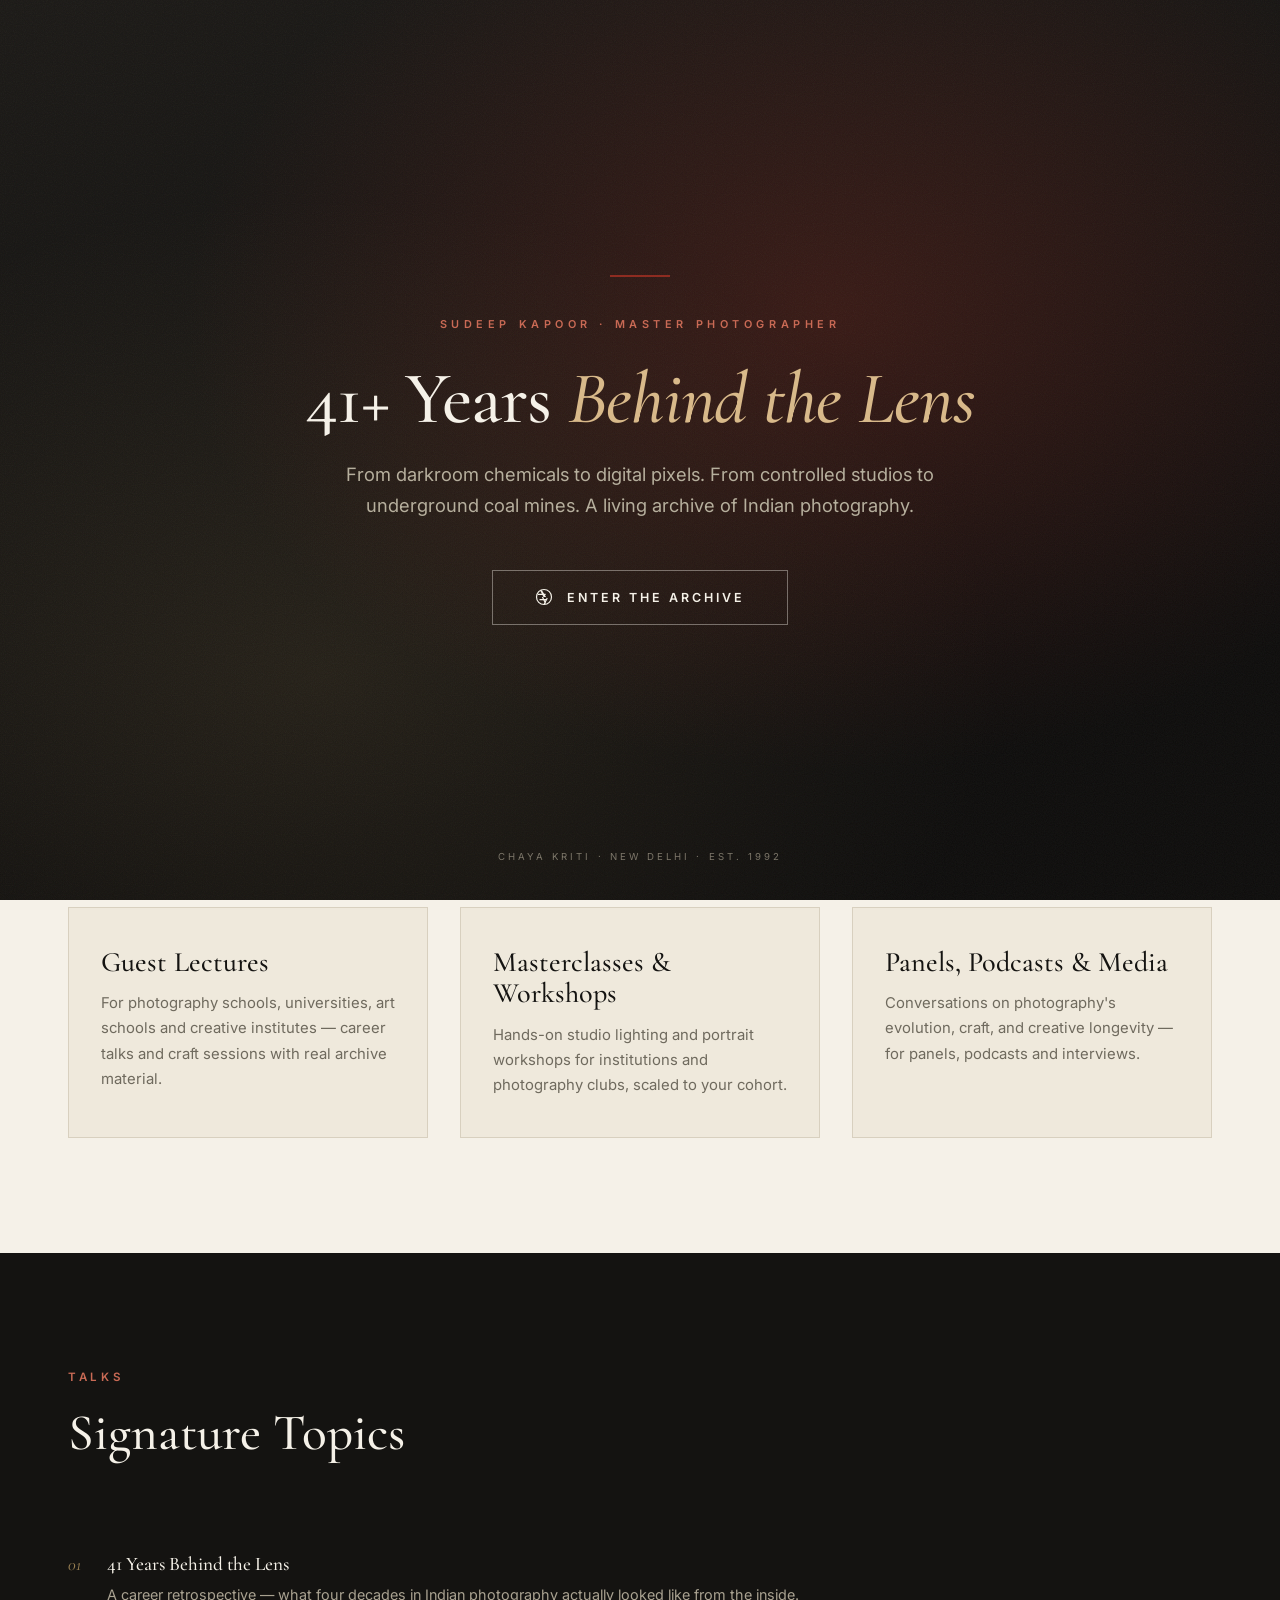
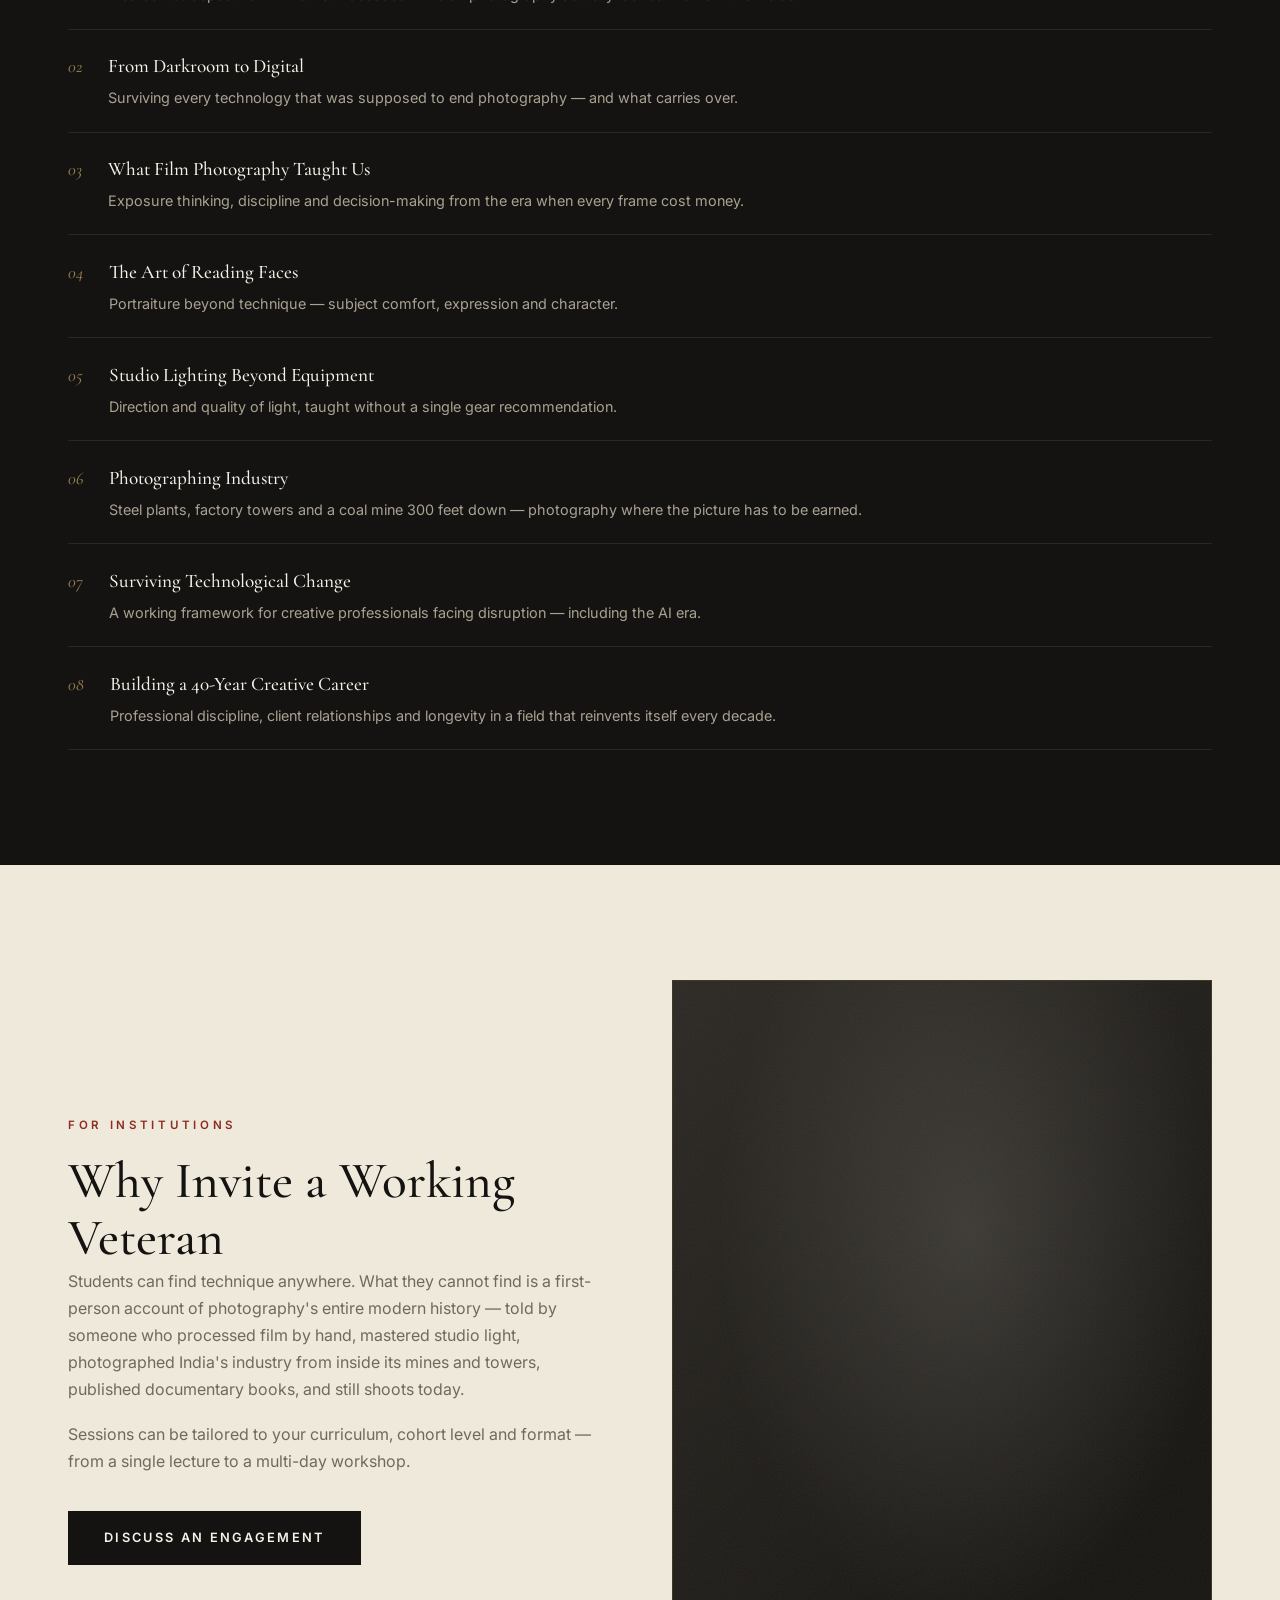
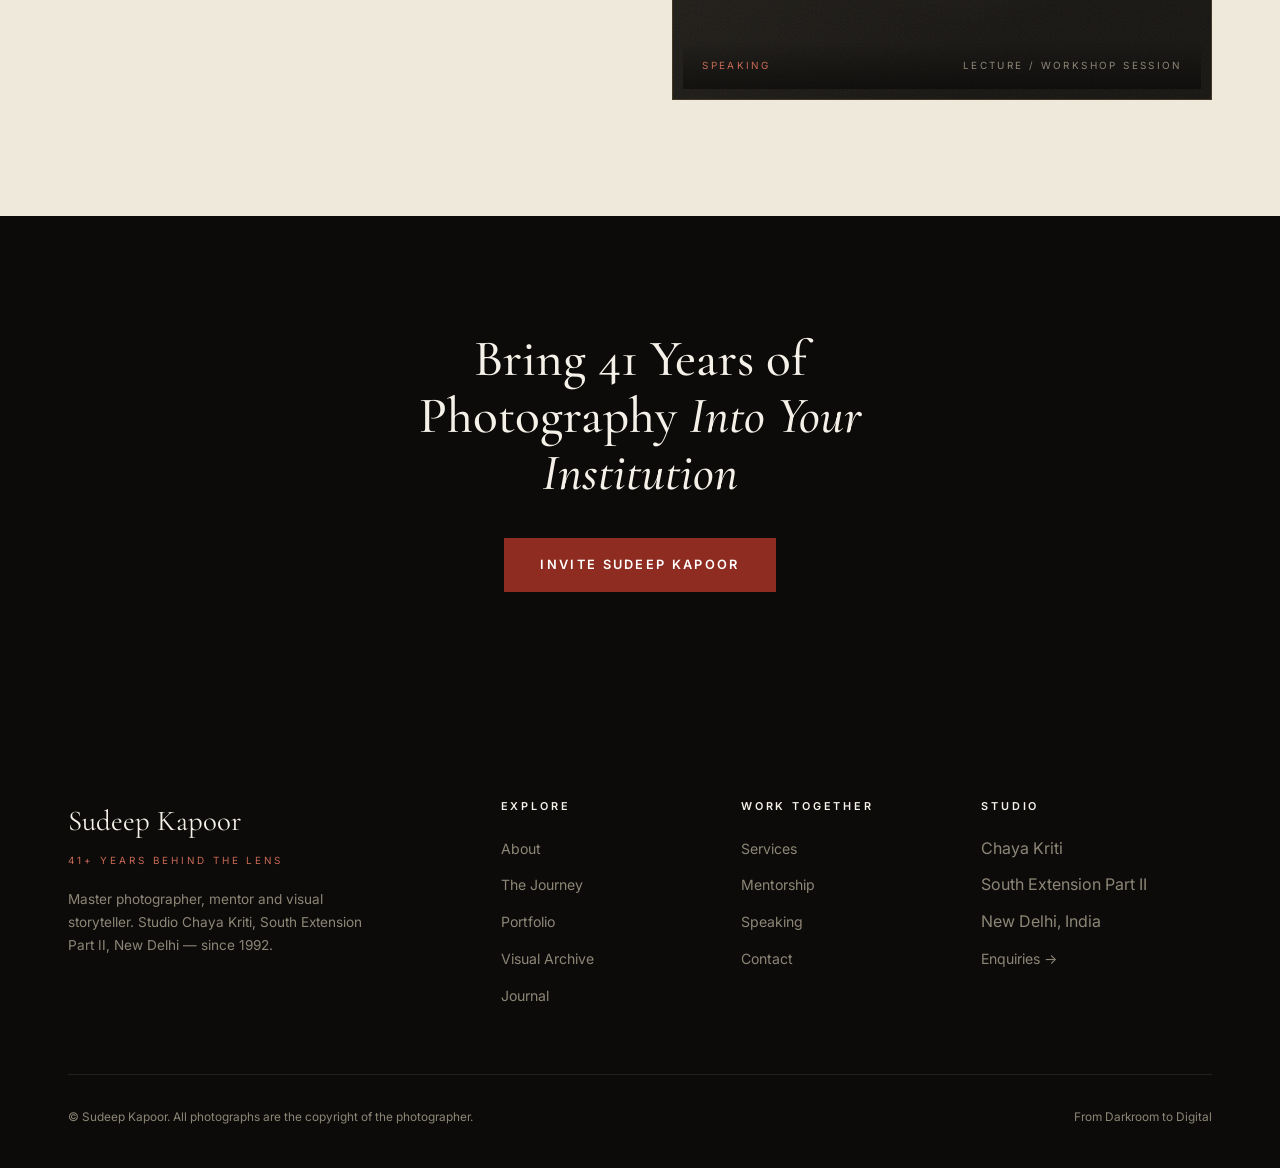
<file: speaking.html>
<!DOCTYPE html>
<html lang="en">
<head>
<meta charset="UTF-8">
<meta name="viewport" content="width=device-width, initial-scale=1.0">
<meta name="description" content="Invite Sudeep Kapoor — guest lectures, masterclasses, panels and podcasts. Topics include 41 Years Behind the Lens, From Darkroom to Digital, studio lighting and photographing industry.">
<title>Speaking &amp; Institutional Engagements | Sudeep Kapoor</title>
<link rel="preconnect" href="https://fonts.googleapis.com">
<link rel="preconnect" href="https://fonts.gstatic.com" crossorigin>
<link href="https://fonts.googleapis.com/css2?family=Cormorant+Garamond:ital,wght@0,400;0,500;0,600;1,400;1,500&family=Inter:wght@400;500;600&display=swap" rel="stylesheet">
<link rel="stylesheet" href="css/style.css">
<link rel="stylesheet" href="css/v2.css">
<script src="js/layout.js"></script>
<link rel="canonical" href="https://iamsudeepkapoor.vercel.app/speaking">
<meta name="robots" content="index,follow,max-image-preview:large,max-snippet:-1">
<meta name="author" content="Sudeep Kapoor">
<meta name="geo.region" content="IN-DL">
<meta name="geo.placename" content="New Delhi, India">
<meta name="theme-color" content="#0c0b0a">
<meta property="og:site_name" content="Sudeep Kapoor — 41+ Years Behind the Lens">
<meta property="og:type" content="website">
<meta property="og:url" content="https://iamsudeepkapoor.vercel.app/speaking">
<meta property="og:title" content="Speaking &amp; Institutional Engagements | Sudeep Kapoor">
<meta property="og:description" content="Invite Sudeep Kapoor — guest lectures, masterclasses, panels and podcasts. Topics include 41 Years Behind the Lens, From Darkroom to Digital, studio lighting and photographing industry.">
<meta property="og:image" content="https://iamsudeepkapoor.vercel.app/assets/og-image.png">
<meta property="og:image:width" content="1200">
<meta property="og:image:height" content="630">
<meta property="og:locale" content="en_IN">
<meta name="twitter:card" content="summary_large_image">
<meta name="twitter:title" content="Speaking &amp; Institutional Engagements | Sudeep Kapoor">
<meta name="twitter:description" content="Invite Sudeep Kapoor — guest lectures, masterclasses, panels and podcasts. Topics include 41 Years Behind the Lens, From Darkroom to Digital, studio lighting and photographing industry.">
<meta name="twitter:image" content="https://iamsudeepkapoor.vercel.app/assets/og-image.png">
<script type="application/ld+json">{"@context":"https://schema.org","@graph":[{"@type":"WebSite","@id":"https://iamsudeepkapoor.vercel.app/#website","url":"https://iamsudeepkapoor.vercel.app/","name":"Sudeep Kapoor — 41+ Years Behind the Lens","publisher":{"@id":"https://iamsudeepkapoor.vercel.app/#person"},"inLanguage":"en"},{"@type":"Person","@id":"https://iamsudeepkapoor.vercel.app/#person","name":"Sudeep Kapoor","jobTitle":"Master Photographer","description":"Sudeep Kapoor is a veteran Indian master photographer with 41+ years of professional experience, working from darkroom-era film processes to digital photography. Founder of studio Chaya Kriti (1992) in South Extension Part II, New Delhi. Specialisations include portrait, studio, industrial, corporate, editorial, advertising and celebrity photography, plus photography mentorship.","url":"https://iamsudeepkapoor.vercel.app/","knowsAbout":["Portrait Photography","Studio Lighting","Industrial Photography","Corporate Photography","Editorial Photography","Advertising Photography","Darkroom Processes","Film Photography","Photography Mentorship","Coffee-Table Book Photography"],"worksFor":{"@id":"https://iamsudeepkapoor.vercel.app/#studio"},"workLocation":{"@type":"Place","address":{"@type":"PostalAddress","addressLocality":"New Delhi","addressRegion":"Delhi","addressCountry":"IN"}}},{"@type":["LocalBusiness","ProfessionalService"],"@id":"https://iamsudeepkapoor.vercel.app/#studio","name":"Chaya Kriti","alternateName":"Sudeep Kapoor Photography","description":"Chaya Kriti is the photography studio of Sudeep Kapoor, established in 1992 in South Extension Part II, New Delhi. Services: executive and leadership portraits, industrial photography, corporate photography, editorial photography, advertising photography, coffee-table book projects and pan-India assignments.","foundingDate":"1992","founder":{"@id":"https://iamsudeepkapoor.vercel.app/#person"},"url":"https://iamsudeepkapoor.vercel.app/","image":"https://iamsudeepkapoor.vercel.app/assets/og-image.png","address":{"@type":"PostalAddress","streetAddress":"South Extension Part II","addressLocality":"New Delhi","addressRegion":"Delhi","addressCountry":"IN"},"areaServed":[{"@type":"City","name":"New Delhi"},{"@type":"Country","name":"India"}],"knowsLanguage":["en","hi"]},{"@type":"WebPage","@id":"https://iamsudeepkapoor.vercel.app/speaking#webpage","url":"https://iamsudeepkapoor.vercel.app/speaking","name":"Speaking & Institutional Engagements","description":"Guest lectures, masterclasses, panels and podcasts by Sudeep Kapoor for photography schools, universities and institutions.","isPartOf":{"@id":"https://iamsudeepkapoor.vercel.app/#website"},"about":{"@id":"https://iamsudeepkapoor.vercel.app/#person"},"inLanguage":"en"},{"@type":"BreadcrumbList","itemListElement":[{"@type":"ListItem","position":1,"name":"Home","item":"https://iamsudeepkapoor.vercel.app/"},{"@type":"ListItem","position":2,"name":"Speaking","item":"https://iamsudeepkapoor.vercel.app/speaking"}]}]}</script>
</head>
<body>
<script>document.write(SK_NAV)</script>

<main id="main">

<header class="page-hero">
  <div class="hero-media" aria-hidden="true"></div>
  <div class="wrap">
    <span class="eyebrow on-dark">Speaking &amp; Institutions</span>
    <h1>Four Decades of Stories, <span class="serif-i" style="color:#d8b98a">Told in Person</span></h1>
    <p class="lede">Sudeep Kapoor speaks at photography schools, universities, art institutions, corporate creative sessions, panels and podcasts — bringing a living history of Indian photography into the room.</p>
    <div class="btn-row">
      <a href="contact.html" class="btn btn-red">Invite Sudeep Kapoor</a>
    </div>
  </div>
</header>

<section aria-labelledby="fmt-h">
  <div class="wrap">
    <div class="section-head animate">
      <span class="eyebrow">Formats</span>
      <h2 id="fmt-h">Engagement Formats</h2>
    </div>
    <div class="grid g-3">
      <div class="card animate"><h3>Guest Lectures</h3><p>For photography schools, universities, art schools and creative institutes — career talks and craft sessions with real archive material.</p></div>
      <div class="card animate d1"><h3>Masterclasses &amp; Workshops</h3><p>Hands-on studio lighting and portrait workshops for institutions and photography clubs, scaled to your cohort.</p></div>
      <div class="card animate d2"><h3>Panels, Podcasts &amp; Media</h3><p>Conversations on photography's evolution, craft, and creative longevity — for panels, podcasts and interviews.</p></div>
    </div>
  </div>
</section>

<section class="dark" aria-labelledby="topics-h">
  <div class="wrap">
    <div class="section-head animate">
      <span class="eyebrow">Talks</span>
      <h2 id="topics-h">Signature Topics</h2>
    </div>
    <div class="animate">
      <ol class="num-list">
        <li><div><strong>41 Years Behind the Lens</strong><p>A career retrospective — what four decades in Indian photography actually looked like from the inside.</p></div></li>
        <li><div><strong>From Darkroom to Digital</strong><p>Surviving every technology that was supposed to end photography — and what carries over.</p></div></li>
        <li><div><strong>What Film Photography Taught Us</strong><p>Exposure thinking, discipline and decision-making from the era when every frame cost money.</p></div></li>
        <li><div><strong>The Art of Reading Faces</strong><p>Portraiture beyond technique — subject comfort, expression and character.</p></div></li>
        <li><div><strong>Studio Lighting Beyond Equipment</strong><p>Direction and quality of light, taught without a single gear recommendation.</p></div></li>
        <li><div><strong>Photographing Industry</strong><p>Steel plants, factory towers and a coal mine 300 feet down — photography where the picture has to be earned.</p></div></li>
        <li><div><strong>Surviving Technological Change</strong><p>A working framework for creative professionals facing disruption — including the AI era.</p></div></li>
        <li><div><strong>Building a 40-Year Creative Career</strong><p>Professional discipline, client relationships and longevity in a field that reinvents itself every decade.</p></div></li>
      </ol>
    </div>
  </div>
</section>

<section class="paper-bg" aria-labelledby="aud-h">
  <div class="wrap split">
    <div class="body animate">
      <span class="eyebrow">For Institutions</span>
      <h2 id="aud-h">Why Invite a Working Veteran</h2>
      <p>Students can find technique anywhere. What they cannot find is a first-person account of photography's entire modern history — told by someone who processed film by hand, mastered studio light, photographed India's industry from inside its mines and towers, published documentary books, and still shoots today.</p>
      <p>Sessions can be tailored to your curriculum, cohort level and format — from a single lecture to a multi-day workshop.</p>
      <div class="btn-row">
        <a href="contact.html" class="btn btn-solid">Discuss an Engagement</a>
      </div>
    </div>
    <div class="animate d1">
      <div class="ph r-34 ph-frame" style="--phx:55%;--phy:35%;--pha:135deg"><span class="ph-label"><span class="cat">Speaking</span><span>Lecture / workshop session</span></span></div>
    </div>
  </div>
</section>

<section class="darker cta-band" aria-labelledby="cta-h">
  <div class="wrap">
    <h2 id="cta-h" class="animate" style="color:var(--ivory)">Bring 41 Years of Photography <span class="serif-i">Into Your Institution</span></h2>
    <div class="btn-row animate d1">
      <a href="contact.html" class="btn btn-red">Invite Sudeep Kapoor</a>
    </div>
  </div>
</section>

</main>
<script>document.write(SK_FOOTER)</script>
<script src="js/config.js"></script>
<script src="js/main.js"></script>
<script src="js/welcome.js"></script>
<script src="js/render.js"></script>
</body>
</html>
</file>
<file: css/style.css>
/* ============================================================
   SUDEEP KAPOOR — 41+ Years Behind the Lens
   Editorial design system
   ============================================================ */

:root {
  --ivory: #f5f1e8;
  --paper: #efe9dc;
  --stone: #d8d0bf;
  --charcoal: #23211d;
  --ink: #141311;
  --black: #0c0b0a;
  --muted: #6f6a5e;
  --red: #8e2c21;          /* darkroom red accent */
  --red-bright: #a83a2c;
  --gold: #9c8354;
  --font-display: 'Cormorant Garamond', Georgia, serif;
  --font-body: 'Inter', -apple-system, sans-serif;
  --max: 1240px;
  --ease: cubic-bezier(.22,.8,.28,1);
}

*, *::before, *::after { box-sizing: border-box; margin: 0; padding: 0; }
html { scroll-behavior: smooth; }
@media (prefers-reduced-motion: reduce) {
  html { scroll-behavior: auto; }
  *, *::before, *::after { animation: none !important; transition: none !important; }
}

body {
  font-family: var(--font-body);
  background: var(--ivory);
  color: var(--charcoal);
  line-height: 1.7;
  font-size: 16px;
  -webkit-font-smoothing: antialiased;
}

img { max-width: 100%; display: block; }
a { color: inherit; text-decoration: none; }
ul { list-style: none; }
button { font-family: inherit; cursor: pointer; }

::selection { background: var(--red); color: var(--ivory); }

.skip-link {
  position: absolute; left: -9999px; top: 0; z-index: 200;
  background: var(--red); color: #fff; padding: .6rem 1.2rem;
}
.skip-link:focus { left: 0; }

/* ---------- Typography ---------- */
h1, h2, h3, .display { font-family: var(--font-display); font-weight: 500; line-height: 1.12; color: var(--ink); }
h1 { font-size: clamp(2.6rem, 6vw, 5rem); letter-spacing: -.01em; }
h2 { font-size: clamp(2rem, 4vw, 3.2rem); }
h3 { font-size: clamp(1.35rem, 2.2vw, 1.8rem); }

.eyebrow {
  font-family: var(--font-body);
  font-size: .72rem; letter-spacing: .32em; text-transform: uppercase;
  color: var(--red); font-weight: 600; display: block; margin-bottom: 1.1rem;
}
.dark .eyebrow, .eyebrow.on-dark { color: #c96a55; }

.lede { font-size: clamp(1.05rem, 1.6vw, 1.3rem); color: var(--muted); max-width: 62ch; }
.dark .lede { color: #a9a291; }

.serif-i { font-style: italic; font-family: var(--font-display); }

/* ---------- Layout ---------- */
.wrap { max-width: var(--max); margin: 0 auto; padding: 0 clamp(1.2rem, 4vw, 3rem); }
section { padding: clamp(4rem, 9vw, 8rem) 0; }
.section-head { max-width: 720px; margin-bottom: clamp(2.5rem, 5vw, 4.5rem); }
.section-head.center { margin-left: auto; margin-right: auto; text-align: center; }

.dark { background: var(--ink); color: #cfc9ba; }
.dark h1, .dark h2, .dark h3 { color: var(--ivory); }
.darker { background: var(--black); }
.paper-bg { background: var(--paper); }

hr.rule { border: none; border-top: 1px solid var(--stone); margin: 0; }

/* ---------- Buttons ---------- */
.btn {
  display: inline-block; padding: .95rem 2.2rem;
  font-size: .8rem; font-weight: 600; letter-spacing: .18em; text-transform: uppercase;
  border: 1px solid var(--ink); color: var(--ink); background: transparent;
  transition: all .35s var(--ease); text-align: center;
}
.btn:hover, .btn:focus-visible { background: var(--ink); color: var(--ivory); }
.btn-solid { background: var(--ink); color: var(--ivory); }
.btn-solid:hover, .btn-solid:focus-visible { background: var(--red); border-color: var(--red); color: #fff; }
.btn-red { background: var(--red); border-color: var(--red); color: #fff; }
.btn-red:hover, .btn-red:focus-visible { background: var(--ink); border-color: var(--ink); }
.btn-ghost-light { border-color: rgba(245,241,232,.5); color: var(--ivory); }
.btn-ghost-light:hover, .btn-ghost-light:focus-visible { background: var(--ivory); color: var(--ink); border-color: var(--ivory); }
.btn:focus-visible { outline: 2px solid var(--red); outline-offset: 3px; }

.btn-row { display: flex; flex-wrap: wrap; gap: 1rem; margin-top: 2.2rem; }

.text-link {
  font-size: .8rem; font-weight: 600; letter-spacing: .18em; text-transform: uppercase;
  color: var(--red); border-bottom: 1px solid transparent; transition: border-color .3s;
}
.text-link:hover { border-color: var(--red); }

/* ---------- Navigation ---------- */
.site-nav {
  position: fixed; top: 0; left: 0; right: 0; z-index: 100;
  transition: background .4s var(--ease), box-shadow .4s;
  padding: 1.1rem 0;
}
.site-nav.scrolled {
  background: rgba(12,11,10,.92); backdrop-filter: blur(12px);
  box-shadow: 0 1px 0 rgba(245,241,232,.08); padding: .7rem 0;
}
.nav-inner { display: flex; align-items: center; justify-content: space-between; gap: 2rem; }
.nav-logo { display: flex; flex-direction: column; line-height: 1.15; }
.nav-logo .name { font-family: var(--font-display); font-size: 1.35rem; color: var(--ivory); letter-spacing: .04em; }
.nav-logo .tag { font-size: .58rem; letter-spacing: .3em; text-transform: uppercase; color: #b0a996; }
.nav-links { display: flex; gap: 1.7rem; align-items: center; }
.nav-links a {
  font-size: .74rem; letter-spacing: .16em; text-transform: uppercase; font-weight: 500;
  color: #cfc9ba; padding: .4rem 0; border-bottom: 1px solid transparent; transition: color .3s, border-color .3s;
}
.nav-links a:hover, .nav-links a:focus-visible { color: var(--ivory); }
.nav-links a.active { color: var(--ivory); border-color: var(--red); }
.nav-cta {
  font-size: .72rem; letter-spacing: .16em; text-transform: uppercase; font-weight: 600;
  color: #fff; background: var(--red); border: none; padding: .7rem 1.4rem; transition: background .3s;
  display: inline-block;
}
.nav-cta:hover { background: var(--red-bright); color: #fff; }
.hamburger {
  display: none; background: none; border: none; width: 44px; height: 44px;
  flex-direction: column; justify-content: center; align-items: center; gap: 6px;
}
.hamburger span { display: block; width: 24px; height: 2px; background: var(--ivory); transition: transform .3s, opacity .3s; }
.hamburger[aria-expanded="true"] span:nth-child(1) { transform: translateY(8px) rotate(45deg); }
.hamburger[aria-expanded="true"] span:nth-child(2) { opacity: 0; }
.hamburger[aria-expanded="true"] span:nth-child(3) { transform: translateY(-8px) rotate(-45deg); }

@media (max-width: 960px) {
  .nav-links {
    position: fixed; inset: 0; top: 0; background: rgba(12,11,10,.98);
    flex-direction: column; justify-content: center; gap: 2rem;
    opacity: 0; pointer-events: none; transition: opacity .35s var(--ease);
  }
  .nav-links.open { opacity: 1; pointer-events: auto; }
  .nav-links a { font-size: 1rem; }
  .hamburger { display: flex; z-index: 110; }
  .nav-cta { display: none; }
}

/* ---------- Hero ---------- */
.hero {
  min-height: 100vh; display: flex; align-items: flex-end;
  background: var(--black); color: var(--ivory); position: relative; overflow: hidden;
  padding: 8rem 0 clamp(3rem, 7vw, 6rem);
}
.hero-media {
  position: absolute; inset: 0;
  background:
    radial-gradient(ellipse at 68% 30%, rgba(142,44,33,.28), transparent 55%),
    radial-gradient(ellipse at 20% 80%, rgba(156,131,84,.14), transparent 50%),
    linear-gradient(160deg, #191714 0%, #0c0b0a 70%);
}
.hero-media::after {
  content: ""; position: absolute; inset: 0;
  background-image: url("data:image/svg+xml,%3Csvg xmlns='http://www.w3.org/2000/svg' width='140' height='140'%3E%3Cfilter id='n'%3E%3CfeTurbulence type='fractalNoise' baseFrequency='0.9' numOctaves='2'/%3E%3C/filter%3E%3Crect width='140' height='140' filter='url(%23n)' opacity='0.05'/%3E%3C/svg%3E");
}
.hero-inner { position: relative; z-index: 2; width: 100%; }
.hero .eyebrow { color: #c96a55; }
.hero h1 { color: var(--ivory); max-width: 14ch; }
.hero h1 em { font-style: italic; color: #d8b98a; }
.hero .lede { color: #b6af9d; margin-top: 1.6rem; }
.hero-meta {
  display: flex; gap: 2.5rem; flex-wrap: wrap; margin-top: 3rem;
  font-size: .7rem; letter-spacing: .22em; text-transform: uppercase; color: #7d776a;
}
.hero-scroll {
  position: absolute; right: clamp(1.2rem,4vw,3rem); bottom: 3rem; z-index: 2;
  writing-mode: vertical-rl; font-size: .62rem; letter-spacing: .4em; text-transform: uppercase; color: #7d776a;
}

/* Page hero (interior) */
.page-hero {
  background: var(--black); color: var(--ivory);
  padding: clamp(9rem, 16vw, 13rem) 0 clamp(3.5rem, 7vw, 6rem);
  position: relative; overflow: hidden;
}
.page-hero .hero-media { opacity: .8; }
.page-hero .wrap { position: relative; z-index: 2; }
.page-hero h1 { color: var(--ivory); }
.page-hero .lede { color: #b6af9d; margin-top: 1.4rem; }

/* ---------- Photo placeholders ---------- */
.ph {
  position: relative; overflow: hidden; background: #1c1a17; color: #8d8676;
  display: flex; align-items: flex-end; width: 100%;
}
.ph::before {
  content: ""; position: absolute; inset: 0;
  background:
    radial-gradient(ellipse at var(--phx, 30%) var(--phy, 30%), rgba(245,241,232,.13), transparent 60%),
    linear-gradient(var(--pha, 155deg), #2b2823 0%, #161411 80%);
}
.ph::after {
  content: ""; position: absolute; inset: 0;
  background-image: url("data:image/svg+xml,%3Csvg xmlns='http://www.w3.org/2000/svg' width='120' height='120'%3E%3Cfilter id='n'%3E%3CfeTurbulence type='fractalNoise' baseFrequency='0.85' numOctaves='2'/%3E%3C/filter%3E%3Crect width='120' height='120' filter='url(%23n)' opacity='0.07'/%3E%3C/svg%3E");
}
.ph .ph-label {
  position: relative; z-index: 2; padding: 1rem 1.2rem; width: 100%;
  font-size: .62rem; letter-spacing: .24em; text-transform: uppercase;
  display: flex; justify-content: space-between; gap: 1rem; align-items: baseline;
  background: linear-gradient(transparent, rgba(0,0,0,.45));
}
.ph .ph-label .cat { color: #c96a55; }
.ph-frame { border: 1px solid rgba(156,131,84,.35); padding: 10px; background: #11100e; }
.ph.r-34 { aspect-ratio: 3/4; }
.ph.r-43 { aspect-ratio: 4/3; }
.ph.r-32 { aspect-ratio: 3/2; }
.ph.r-11 { aspect-ratio: 1/1; }
.ph.r-169 { aspect-ratio: 16/9; }
.ph.r-916 { aspect-ratio: 9/16; }
.ph.r-21 { aspect-ratio: 2/1; }

/* ---------- Stats strip ---------- */
.stats { display: grid; grid-template-columns: repeat(auto-fit, minmax(200px, 1fr)); gap: 2px; background: var(--stone); border: 1px solid var(--stone); }
.stat { background: var(--ivory); padding: 2.5rem 2rem; }
.dark .stats { background: #2b2823; border-color: #2b2823; }
.dark .stat { background: var(--ink); }
.stat .num { font-family: var(--font-display); font-size: clamp(2.6rem, 4vw, 3.6rem); color: var(--red); line-height: 1; }
.dark .stat .num { color: #d8b98a; }
.stat .lbl { font-size: .68rem; letter-spacing: .22em; text-transform: uppercase; color: var(--muted); margin-top: .8rem; }
.dark .stat .lbl { color: #8d8676; }

/* ---------- Journey strip ---------- */
.era-strip { display: flex; gap: 0; overflow-x: auto; border-top: 1px solid #2b2823; border-bottom: 1px solid #2b2823; scrollbar-width: thin; }
.era {
  min-width: 170px; flex: 1; padding: 2rem 1.4rem; border-right: 1px solid #2b2823;
  transition: background .3s;
}
.era:hover { background: rgba(142,44,33,.12); }
.era .yr { font-size: .62rem; letter-spacing: .28em; text-transform: uppercase; color: #c96a55; }
.era .nm { font-family: var(--font-display); font-size: 1.3rem; color: var(--ivory); margin-top: .4rem; }
.era p { font-size: .78rem; color: #8d8676; margin-top: .5rem; line-height: 1.55; }

/* ---------- Grids & cards ---------- */
.grid { display: grid; gap: clamp(1.2rem, 2.5vw, 2rem); }
.g-2 { grid-template-columns: repeat(2, 1fr); }
.g-3 { grid-template-columns: repeat(3, 1fr); }
.g-4 { grid-template-columns: repeat(4, 1fr); }
@media (max-width: 960px) { .g-3, .g-4 { grid-template-columns: repeat(2, 1fr); } }
@media (max-width: 620px) { .g-2, .g-3, .g-4 { grid-template-columns: 1fr; } }

.card {
  background: var(--paper); border: 1px solid var(--stone); padding: 2.4rem 2rem;
  transition: transform .35s var(--ease), box-shadow .35s var(--ease), border-color .35s;
  display: flex; flex-direction: column;
}
.card:hover { transform: translateY(-4px); box-shadow: 0 18px 40px -18px rgba(20,19,17,.25); border-color: var(--gold); }
.card .idx { font-family: var(--font-display); font-style: italic; font-size: 1rem; color: var(--gold); margin-bottom: 1.1rem; }
.card h3 { margin-bottom: .8rem; }
.card p { color: var(--muted); font-size: .93rem; flex: 1; }
.card .text-link { margin-top: 1.4rem; }

.dark .card { background: #171512; border-color: #2b2823; }
.dark .card p { color: #a9a291; }
.dark .card:hover { border-color: var(--gold); box-shadow: 0 18px 40px -18px rgba(0,0,0,.6); }

/* ---------- Split (image + text) ---------- */
.split { display: grid; grid-template-columns: 1fr 1fr; gap: clamp(2rem, 5vw, 5rem); align-items: center; }
@media (max-width: 880px) { .split { grid-template-columns: 1fr; } }
.split .body p + p { margin-top: 1.1rem; }
.split .body p { color: var(--muted); }
.dark .split .body p { color: #a9a291; }

/* ---------- Signature story bands ---------- */
.story-band { position: relative; overflow: hidden; }
.story-band .bignum {
  font-family: var(--font-display); font-style: italic;
  font-size: clamp(6rem, 16vw, 14rem); line-height: .9; color: transparent;
  -webkit-text-stroke: 1px rgba(156,131,84,.4); position: absolute; right: -1rem; top: 1rem; user-select: none;
}

/* ---------- Quote ---------- */
.pull-quote { max-width: 880px; margin: 0 auto; text-align: center; }
.pull-quote blockquote { font-family: var(--font-display); font-size: clamp(1.6rem, 3.4vw, 2.6rem); font-style: italic; line-height: 1.35; color: var(--ink); }
.dark .pull-quote blockquote { color: var(--ivory); }
.pull-quote cite { display: block; margin-top: 1.6rem; font-style: normal; font-size: .72rem; letter-spacing: .26em; text-transform: uppercase; color: var(--muted); }

/* ---------- Timeline ---------- */
.timeline { position: relative; max-width: 880px; margin: 0 auto; }
.timeline::before { content: ""; position: absolute; left: 11px; top: 0; bottom: 0; width: 1px; background: var(--stone); }
.dark .timeline::before { background: #2b2823; }
.tl-item { position: relative; padding: 0 0 3.2rem 3.2rem; }
.tl-item::before {
  content: ""; position: absolute; left: 5px; top: .5rem; width: 13px; height: 13px;
  border: 2px solid var(--red); border-radius: 50%; background: var(--ivory); transition: background .3s;
}
.dark .tl-item::before { background: var(--ink); }
.tl-item:hover::before { background: var(--red); }
.tl-item .yr { font-size: .68rem; letter-spacing: .28em; text-transform: uppercase; color: var(--red); font-weight: 600; }
.dark .tl-item .yr { color: #c96a55; }
.tl-item h3 { margin: .35rem 0 .5rem; }
.tl-item p { color: var(--muted); max-width: 60ch; }
.dark .tl-item p { color: #a9a291; }
.tl-item .era-tag { display: inline-block; margin-top: .8rem; font-size: .6rem; letter-spacing: .22em; text-transform: uppercase; border: 1px solid var(--stone); padding: .3rem .8rem; color: var(--muted); }
.dark .tl-item .era-tag { border-color: #2b2823; color: #8d8676; }

/* ---------- Portfolio / gallery ---------- */
.filter-bar { display: flex; flex-wrap: wrap; gap: .6rem; margin-bottom: 1.2rem; }
.filter-btn {
  background: none; border: 1px solid var(--stone); color: var(--muted);
  font-size: .68rem; letter-spacing: .18em; text-transform: uppercase; font-weight: 600;
  padding: .55rem 1.2rem; transition: all .3s;
}
.filter-btn:hover { border-color: var(--ink); color: var(--ink); }
.filter-btn.active { background: var(--ink); border-color: var(--ink); color: var(--ivory); }
.filter-btn:focus-visible { outline: 2px solid var(--red); outline-offset: 2px; }
.dark .filter-btn { border-color: #2b2823; color: #a9a291; }
.dark .filter-btn:hover { border-color: var(--ivory); color: var(--ivory); }
.dark .filter-btn.active { background: var(--ivory); border-color: var(--ivory); color: var(--ink); }
.filter-group-label { font-size: .62rem; letter-spacing: .26em; text-transform: uppercase; color: var(--muted); align-self: center; margin-right: .6rem; }

.masonry { columns: 3; column-gap: 1.4rem; }
@media (max-width: 960px) { .masonry { columns: 2; } }
@media (max-width: 600px) { .masonry { columns: 1; } }
.masonry .work { break-inside: avoid; margin-bottom: 1.4rem; }

.work { cursor: pointer; position: relative; border: none; padding: 0; background: none; width: 100%; text-align: left; display: block; }
.work .ph { transition: transform .4s var(--ease); }
.work:hover .ph, .work:focus-visible .ph { transform: scale(1.015); }
.work:focus-visible { outline: 2px solid var(--red); outline-offset: 3px; }
.work .meta { padding: .8rem 0 0; display: flex; justify-content: space-between; gap: 1rem; }
.work .meta .t { font-family: var(--font-display); font-size: 1.1rem; color: var(--ink); }
.dark .work .meta .t { color: var(--ivory); }
.work .meta .y { font-size: .66rem; letter-spacing: .2em; color: var(--muted); text-transform: uppercase; align-self: center; }
.work.hidden { display: none; }

.empty-state { display: none; text-align: center; padding: 4rem 2rem; border: 1px dashed var(--stone); color: var(--muted); }
.empty-state.show { display: block; }
.dark .empty-state { border-color: #2b2823; color: #8d8676; }

/* ---------- Lightbox ---------- */
.lightbox {
  position: fixed; inset: 0; z-index: 300; background: rgba(12,11,10,.96);
  display: none; align-items: center; justify-content: center; padding: 3rem 1.5rem;
}
.lightbox.open { display: flex; }
.lightbox .lb-inner { max-width: 900px; width: 100%; }
.lightbox .ph { max-height: 70vh; }
.lightbox .lb-cap { color: #b6af9d; margin-top: 1.2rem; display: flex; justify-content: space-between; gap: 1rem; flex-wrap: wrap; font-size: .85rem; }
.lightbox .lb-cap .t { font-family: var(--font-display); font-size: 1.4rem; color: var(--ivory); }
.lb-close, .lb-prev, .lb-next {
  position: absolute; background: none; border: 1px solid rgba(245,241,232,.3); color: var(--ivory);
  width: 46px; height: 46px; display: flex; align-items: center; justify-content: center;
  font-size: 1.1rem; transition: background .3s, border-color .3s;
}
.lb-close:hover, .lb-prev:hover, .lb-next:hover { background: var(--red); border-color: var(--red); }
.lb-close { top: 1.5rem; right: 1.5rem; }
.lb-prev { left: 1.5rem; top: 50%; transform: translateY(-50%); }
.lb-next { right: 1.5rem; top: 50%; transform: translateY(-50%); }

/* ---------- Accordion / FAQ ---------- */
.accordion { border-top: 1px solid var(--stone); }
.acc-item { border-bottom: 1px solid var(--stone); }
.dark .accordion, .dark .acc-item { border-color: #2b2823; }
.acc-btn {
  width: 100%; background: none; border: none; text-align: left;
  padding: 1.5rem .2rem; display: flex; justify-content: space-between; align-items: center; gap: 1.5rem;
  font-family: var(--font-display); font-size: 1.25rem; color: var(--ink);
}
.dark .acc-btn { color: var(--ivory); }
.acc-btn .ico { font-size: 1.3rem; color: var(--red); transition: transform .3s var(--ease); flex-shrink: 0; font-style: normal; }
.acc-btn[aria-expanded="true"] .ico { transform: rotate(45deg); }
.acc-btn:focus-visible { outline: 2px solid var(--red); outline-offset: 2px; }
.acc-panel { overflow: hidden; max-height: 0; transition: max-height .45s var(--ease); }
.acc-panel .inner { padding: 0 .2rem 1.6rem; color: var(--muted); max-width: 68ch; }
.dark .acc-panel .inner { color: #a9a291; }

/* ---------- Forms ---------- */
.form-shell { max-width: 760px; }
.form-grid { display: grid; grid-template-columns: 1fr 1fr; gap: 1.4rem; }
@media (max-width: 640px) { .form-grid { grid-template-columns: 1fr; } }
.field { display: flex; flex-direction: column; gap: .45rem; }
.field.full { grid-column: 1 / -1; }
.field label { font-size: .68rem; letter-spacing: .2em; text-transform: uppercase; font-weight: 600; color: var(--charcoal); }
.dark .field label { color: #cfc9ba; }
.field .req { color: var(--red); }
.dark .field .req { color: #c96a55; }
.field input, .field select, .field textarea {
  font-family: inherit; font-size: .95rem; color: var(--ink);
  background: #fff; border: 1px solid var(--stone); padding: .85rem 1rem;
  transition: border-color .3s; width: 100%;
}
.dark .field input, .dark .field select, .dark .field textarea { background: #171512; border-color: #2b2823; color: var(--ivory); }
.field input:focus, .field select:focus, .field textarea:focus { outline: none; border-color: var(--red); }
.field textarea { min-height: 130px; resize: vertical; }
.field .err { font-size: .74rem; color: var(--red-bright); display: none; }
.field.invalid input, .field.invalid select, .field.invalid textarea { border-color: var(--red-bright); }
.field.invalid .err { display: block; }
.check-row { display: flex; gap: .8rem; align-items: flex-start; }
.check-row input { width: 18px; height: 18px; margin-top: .25rem; accent-color: var(--red); }
.check-row label { font-size: .85rem; text-transform: none; letter-spacing: 0; font-weight: 400; color: var(--muted); }
.dark .check-row label { color: #a9a291; }

.form-success {
  display: none; text-align: center; padding: 4rem 2rem; border: 1px solid var(--gold);
}
.form-success.show { display: block; }
.form-success .mark { font-family: var(--font-display); font-size: 3rem; color: var(--red); line-height: 1; }
.dark .form-success .mark { color: #d8b98a; }
.form-success h3 { margin: 1rem 0 .6rem; }
.form-success p { color: var(--muted); max-width: 50ch; margin: 0 auto; }
.dark .form-success p { color: #a9a291; }

/* Multi-step */
.steps-bar { display: flex; gap: .5rem; margin-bottom: 2.5rem; }
.steps-bar .step-dot { flex: 1; height: 3px; background: var(--stone); transition: background .4s; }
.dark .steps-bar .step-dot { background: #2b2823; }
.steps-bar .step-dot.done { background: var(--red); }
.form-step { display: none; }
.form-step.active { display: block; }
.step-label { font-size: .66rem; letter-spacing: .26em; text-transform: uppercase; color: var(--muted); margin-bottom: 1.6rem; }
.dark .step-label { color: #8d8676; }

/* ---------- Journal ---------- */
.article-card { border-top: 1px solid var(--stone); padding: 2.2rem 0; display: grid; grid-template-columns: 140px 1fr auto; gap: 2rem; align-items: baseline; }
@media (max-width: 720px) { .article-card { grid-template-columns: 1fr; gap: .6rem; } }
.article-card .cat { font-size: .64rem; letter-spacing: .22em; text-transform: uppercase; color: var(--red); font-weight: 600; }
.article-card h3 button {
  background: none; border: none; text-align: left; font: inherit; color: inherit;
  transition: color .3s; padding: 0;
}
.article-card h3 button:hover { color: var(--red); }
.article-card h3 button:focus-visible { outline: 2px solid var(--red); outline-offset: 2px; }
.article-card .excerpt { color: var(--muted); font-size: .92rem; margin-top: .5rem; max-width: 65ch; }
.article-card .rt { font-size: .68rem; letter-spacing: .18em; text-transform: uppercase; color: var(--muted); white-space: nowrap; }
.article-body { max-height: 0; overflow: hidden; transition: max-height .5s var(--ease); grid-column: 1 / -1; }
.article-body .inner { padding: 1.5rem 0 .5rem; max-width: 68ch; }
.article-body .inner p + p { margin-top: 1rem; }
.article-body .inner p { color: var(--charcoal); }
.article-body .inner .note { font-size: .8rem; color: var(--muted); font-style: italic; margin-top: 1.4rem; }

/* ---------- CTA band ---------- */
.cta-band { text-align: center; position: relative; overflow: hidden; }
.cta-band h2 { max-width: 22ch; margin: 0 auto; }
.cta-band .lede { margin: 1.4rem auto 0; }
.cta-band .btn-row { justify-content: center; }

/* ---------- Footer ---------- */
.site-footer { background: var(--black); color: #8d8676; padding: clamp(3.5rem, 7vw, 6rem) 0 2.5rem; }
.footer-grid { display: grid; grid-template-columns: 2fr 1fr 1fr 1.2fr; gap: 3rem; padding-bottom: 3.5rem; border-bottom: 1px solid #23211d; }
@media (max-width: 880px) { .footer-grid { grid-template-columns: 1fr 1fr; } }
@media (max-width: 560px) { .footer-grid { grid-template-columns: 1fr; } }
.footer-grid .brand .name { font-family: var(--font-display); font-size: 1.8rem; color: var(--ivory); }
.footer-grid .brand .tag { font-size: .62rem; letter-spacing: .3em; text-transform: uppercase; color: #c96a55; margin-top: .4rem; }
.footer-grid .brand p { font-size: .85rem; margin-top: 1.2rem; max-width: 34ch; }
.footer-grid h4 { font-size: .68rem; letter-spacing: .26em; text-transform: uppercase; color: var(--ivory); margin-bottom: 1.2rem; font-weight: 600; }
.footer-grid li { margin-bottom: .6rem; }
.footer-grid a { font-size: .88rem; transition: color .3s; }
.footer-grid a:hover { color: var(--ivory); }
.footer-bottom { display: flex; justify-content: space-between; gap: 1rem; flex-wrap: wrap; padding-top: 2rem; font-size: .74rem; }

/* ---------- Reveal animation ---------- */
.animate { opacity: 0; transform: translateY(26px); transition: opacity .7s var(--ease), transform .7s var(--ease); }
.animate.visible { opacity: 1; transform: none; }
.d1 { transition-delay: .08s; } .d2 { transition-delay: .16s; } .d3 { transition-delay: .24s; } .d4 { transition-delay: .32s; }
@media (prefers-reduced-motion: reduce) { .animate { opacity: 1; transform: none; } }

/* ---------- Misc ---------- */
.tag-pill { display: inline-block; font-size: .6rem; letter-spacing: .22em; text-transform: uppercase; border: 1px solid var(--stone); padding: .3rem .9rem; color: var(--muted); margin: 0 .4rem .5rem 0; }
.dark .tag-pill { border-color: #3a362f; color: #a9a291; }
.num-list { counter-reset: n; }
.num-list li { counter-increment: n; padding: 1.3rem 0; border-bottom: 1px solid var(--stone); display: flex; gap: 1.6rem; align-items: baseline; }
.dark .num-list li { border-color: #2b2823; }
.num-list li::before { content: counter(n, decimal-leading-zero); font-family: var(--font-display); font-style: italic; color: var(--gold); font-size: 1.1rem; }
.num-list li strong { display: block; font-family: var(--font-display); font-weight: 500; font-size: 1.2rem; color: var(--ink); }
.dark .num-list li strong { color: var(--ivory); }
.num-list li p { color: var(--muted); font-size: .9rem; margin-top: .2rem; }
.dark .num-list li p { color: #a9a291; }

.placeholder-note {
  font-size: .72rem; color: var(--muted); border-left: 2px solid var(--gold);
  padding: .5rem 1rem; margin-top: 2rem; max-width: 60ch;
}
.dark .placeholder-note { color: #8d8676; }
</file>
<file: css/v2.css>
/* ===== v2: nav flyouts, welcome overlay, shutter transition ===== */

/* ---------- Nav flyouts ---------- */
.nav-links > li { position: relative; }
.flyout {
  position: absolute; top: calc(100% + 14px); left: 50%; transform: translateX(-50%) translateY(8px);
  width: 420px; background: #12100e; border: 1px solid #2b2823;
  box-shadow: 0 30px 60px -20px rgba(0,0,0,.7);
  opacity: 0; pointer-events: none; transition: opacity .25s cubic-bezier(.22,.8,.28,1), transform .25s cubic-bezier(.22,.8,.28,1);
  padding: 1.5rem; z-index: 120; text-align: left;
}
.flyout::before { content: ""; position: absolute; top: -14px; left: 0; right: 0; height: 14px; }
.flyout::after {
  content: ""; position: absolute; top: -5px; left: 50%; margin-left: -5px;
  width: 10px; height: 10px; background: #12100e; border-left: 1px solid #2b2823; border-top: 1px solid #2b2823;
  transform: rotate(45deg);
}
@media (min-width: 961px) {
  .nav-links > li:hover .flyout,
  .nav-links > li:focus-within .flyout { opacity: 1; pointer-events: auto; transform: translateX(-50%) translateY(0); }
}
.flyout .f-eyebrow { font-size: .58rem; letter-spacing: .3em; text-transform: uppercase; color: #c96a55; font-weight: 600; }
.flyout .f-desc { font-family: var(--font-display); font-style: italic; font-size: 1.05rem; color: #cfc9ba; line-height: 1.45; margin: .5rem 0 1rem; }
.flyout .f-links { display: grid; grid-template-columns: 1fr 1fr; gap: .15rem .8rem; }
.flyout .f-links a {
  display: block; font-size: .78rem; letter-spacing: .04em; text-transform: none; font-weight: 500;
  color: #a9a291; padding: .45rem .5rem; border: none; border-left: 2px solid transparent;
  transition: color .2s, border-color .2s, background .2s;
}
.flyout .f-links a:hover { color: var(--ivory); border-left-color: var(--red); background: rgba(142,44,33,.08); }
.flyout .f-img { margin-top: 1rem; }
.flyout .f-img .ph { height: 90px; }
.flyout.f-right { left: auto; right: -20px; transform: translateX(0) translateY(8px); }
@media (min-width: 961px) {
  .nav-links > li:hover .flyout.f-right, .nav-links > li:focus-within .flyout.f-right { transform: translateX(0) translateY(0); }
}
.flyout.f-right::after { left: auto; right: 40px; }
@media (max-width: 960px) { .flyout { display: none; } }

/* ---------- Welcome overlay ---------- */
.welcome {
  position: fixed; inset: 0; z-index: 500; background: var(--black);
  display: flex; align-items: center; justify-content: center; text-align: center;
  overflow: hidden;
}
.welcome .w-media { position: absolute; inset: 0; }
.welcome .w-media::before {
  content: ""; position: absolute; inset: 0;
  background:
    radial-gradient(ellipse at 65% 35%, rgba(142,44,33,.3), transparent 55%),
    radial-gradient(ellipse at 25% 75%, rgba(156,131,84,.15), transparent 50%),
    linear-gradient(165deg, #1a1815 0%, #0c0b0a 75%);
}
.welcome .w-media img { position: absolute; inset: 0; width: 100%; height: 100%; object-fit: cover; opacity: .35; }
.welcome .w-media::after {
  content: ""; position: absolute; inset: 0;
  background-image: url("data:image/svg+xml,%3Csvg xmlns='http://www.w3.org/2000/svg' width='140' height='140'%3E%3Cfilter id='n'%3E%3CfeTurbulence type='fractalNoise' baseFrequency='0.9' numOctaves='2'/%3E%3C/filter%3E%3Crect width='140' height='140' filter='url(%23n)' opacity='0.06'/%3E%3C/svg%3E");
}
.welcome .w-inner { position: relative; z-index: 2; padding: 2rem; max-width: 760px; }
.welcome .w-rule { width: 60px; height: 2px; background: var(--red); margin: 0 auto 2rem; }
.welcome .w-eyebrow { font-size: .68rem; letter-spacing: .42em; text-transform: uppercase; color: #c96a55; font-weight: 600; }
.welcome h1 { font-family: var(--font-display); font-weight: 500; color: var(--ivory); font-size: clamp(2.4rem, 7vw, 4.6rem); line-height: 1.1; margin: 1.4rem 0 1.2rem; }
.welcome h1 em { color: #d8b98a; }
.welcome .w-sub { color: #b6af9d; font-size: clamp(.95rem, 1.5vw, 1.15rem); max-width: 52ch; margin: 0 auto; line-height: 1.7; }
.welcome .w-cta {
  margin-top: 3rem; display: inline-flex; align-items: center; gap: .9rem;
  background: transparent; border: 1px solid rgba(245,241,232,.4); color: var(--ivory);
  font-size: .78rem; letter-spacing: .24em; text-transform: uppercase; font-weight: 600;
  padding: 1.1rem 2.6rem; cursor: pointer; transition: background .35s, border-color .35s;
}
.welcome .w-cta:hover, .welcome .w-cta:focus-visible { background: var(--red); border-color: var(--red); }
.welcome .w-cta .aperture-ico { width: 18px; height: 18px; }
.welcome .w-foot { position: absolute; bottom: 2.2rem; left: 0; right: 0; z-index: 2; font-size: .6rem; letter-spacing: .32em; text-transform: uppercase; color: #7d776a; }
.welcome .w-in { opacity: 0; transform: translateY(24px); animation: wIn .9s cubic-bezier(.22,.8,.28,1) forwards; }
.welcome .w-in.d1 { animation-delay: .15s; } .welcome .w-in.d2 { animation-delay: .3s; } .welcome .w-in.d3 { animation-delay: .5s; }
@keyframes wIn { to { opacity: 1; transform: none; } }
@media (prefers-reduced-motion: reduce) { .welcome .w-in { animation: none; opacity: 1; transform: none; } }

/* ---------- Shutter iris ---------- */
.shutter {
  position: fixed; inset: 0; z-index: 600; pointer-events: none;
  display: none; align-items: center; justify-content: center;
}
.shutter.active { display: flex; pointer-events: auto; }
.shutter svg { position: absolute; width: max(100vw, 100vh); height: max(100vw, 100vh); }
.shutter .blade { fill: #060505; stroke: #1c1a17; stroke-width: .3; transform-origin: 50px 50px; }
.shutter .ring { fill: none; stroke: #2b2823; stroke-width: .6; opacity: 0; }
</file>
